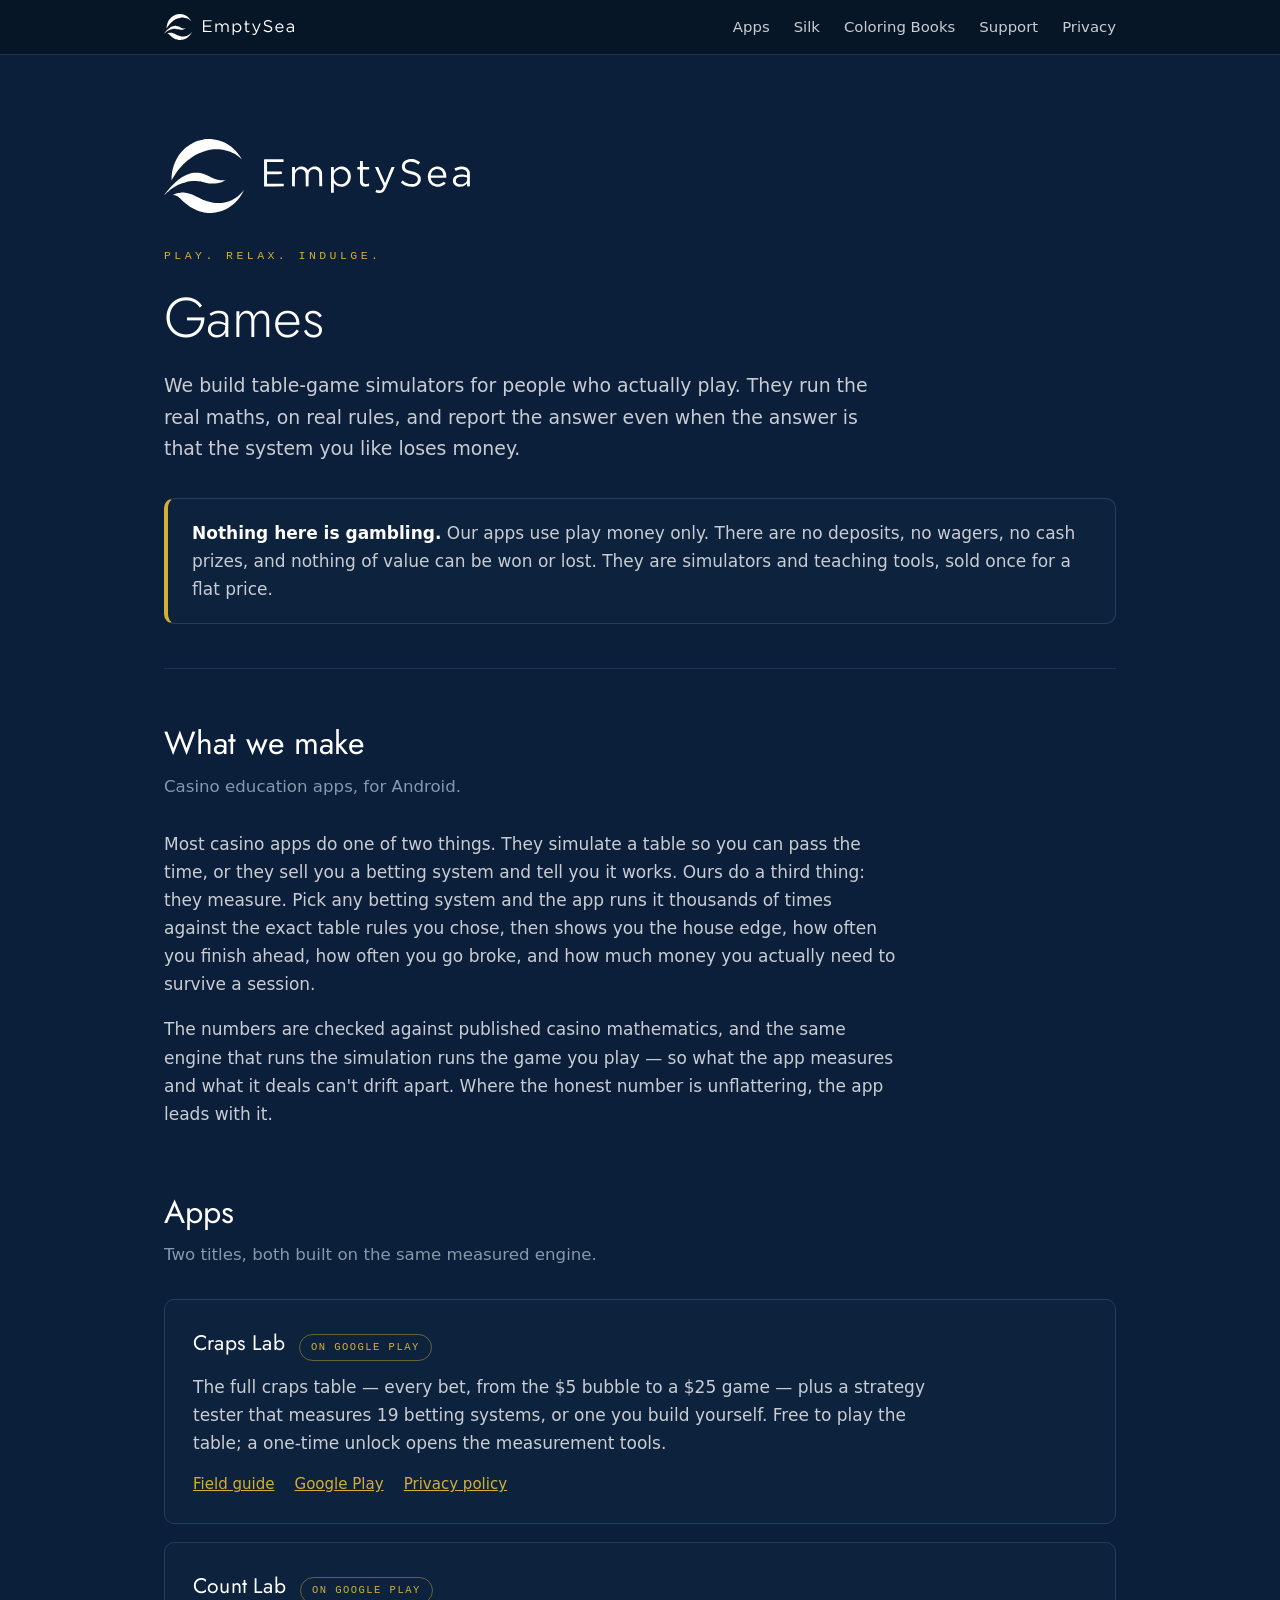
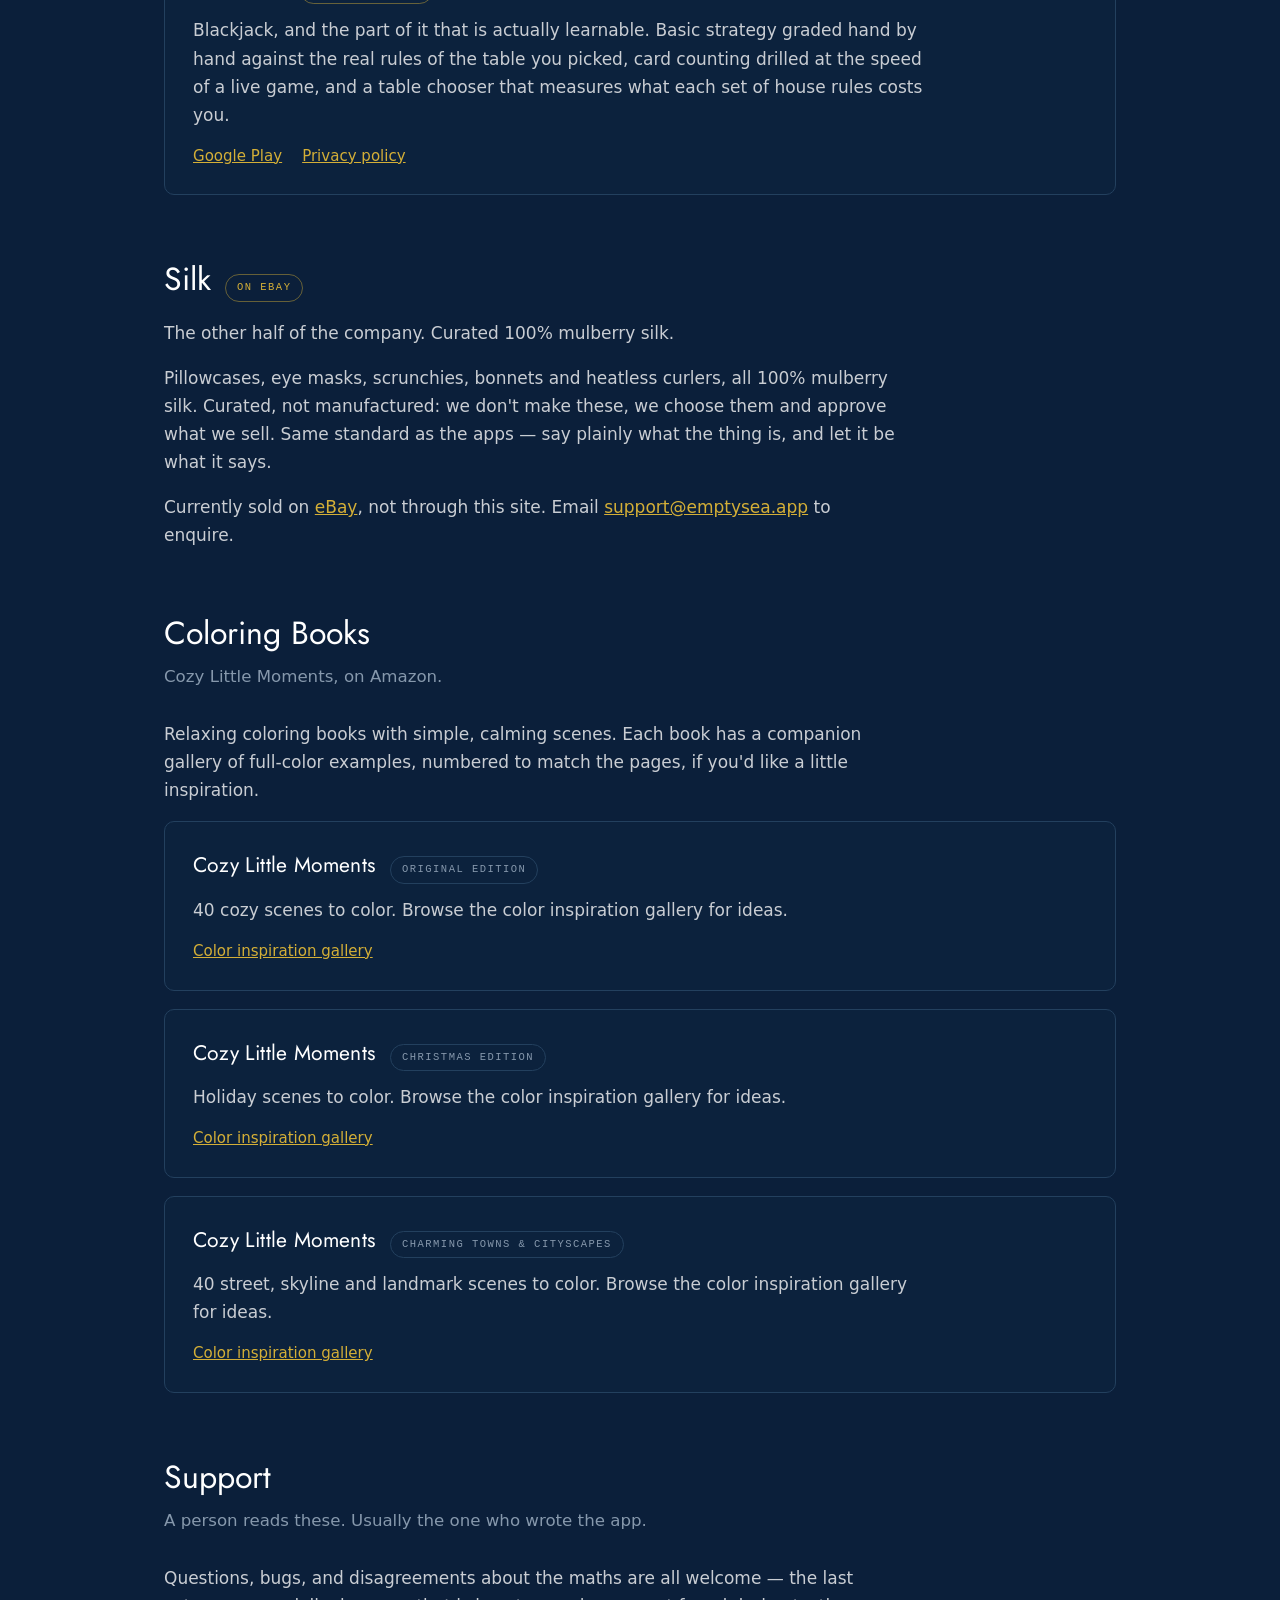
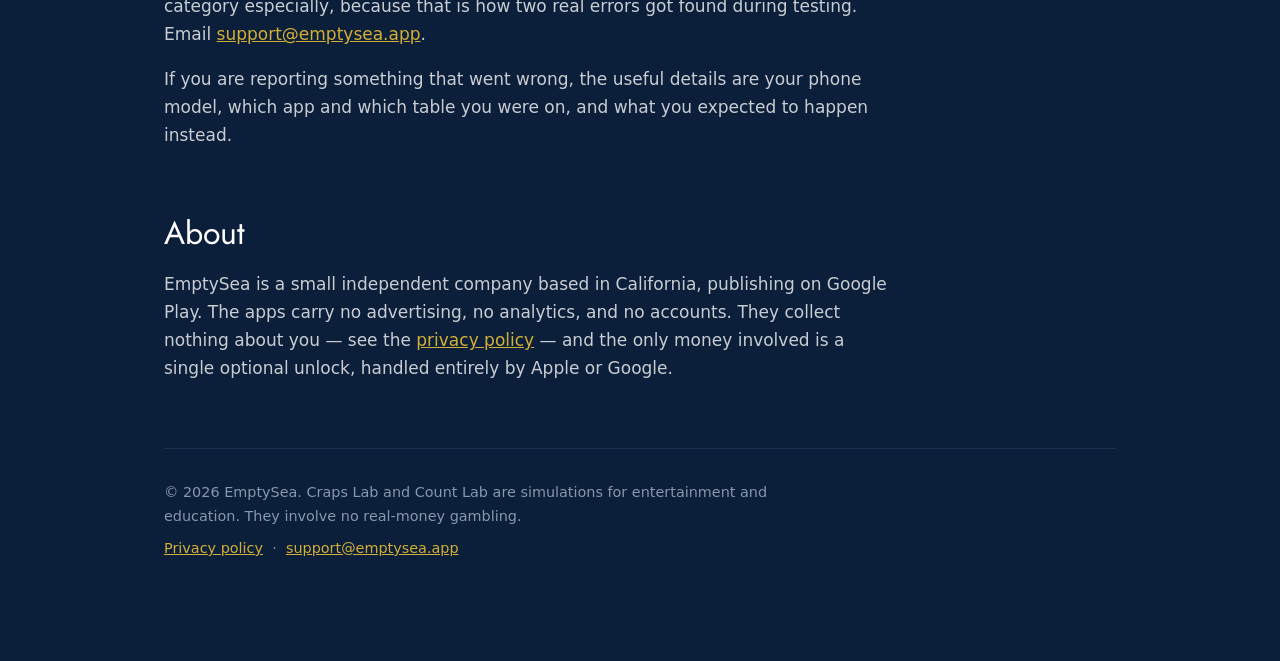
<file: index.html>
<!doctype html>
<html lang="en">
<head>
<meta charset="utf-8">
<meta name="viewport" content="width=device-width, initial-scale=1">
<meta name="description" content="EmptySea builds casino education apps for Android - simulators that measure what a betting system actually costs - and sells curated 100% mulberry silk pillowcases, eye masks, scrunchies, bonnets and heatless curlers.">
<meta name="color-scheme" content="dark">
<meta name="theme-color" content="#0B1F3A">
<meta property="og:title" content="EmptySea">
<meta property="og:description" content="Casino education apps that measure instead of promise. And curated 100% mulberry silk.">
<meta property="og:type" content="website">
<link rel="icon" href="/favicon.svg" type="image/svg+xml">
<link rel="preconnect" href="https://fonts.googleapis.com">
<link rel="preconnect" href="https://fonts.gstatic.com" crossorigin>
<link rel="stylesheet" href="https://fonts.googleapis.com/css2?family=Jost:wght@300;400;500&display=swap">
<link rel="stylesheet" href="/site.css">
<title>EmptySea</title>
</head>
<body>

<div class="sitebar">
  <div class="row">
    <a class="brand" href="/">
      <img class="mark" src="/assets/EmptySea_Mark_NoCircle_White.svg" alt="">
      <img class="word" src="/assets/EmptySea_Wordmark_White.svg" alt="EmptySea">
    </a>
    <nav>
      <a href="#apps">Apps</a>
      <a href="#silk">Silk</a>
      <a href="#books">Coloring Books</a>
      <a href="#support">Support</a>
      <a href="/privacy">Privacy</a>
    </nav>
  </div>
</div>

<div class="wrap">

  <header class="top">
    <div class="lockup">
      <img class="mark" src="/assets/EmptySea_Mark_NoCircle_White.svg" alt="">
      <img class="word" src="/assets/EmptySea_Wordmark_White.svg" alt="EmptySea">
    </div>
    <p class="tagline">Play. Relax. Indulge.</p>
    <h1>Games</h1>
    <p class="standfirst">
      We build table-game simulators for people who actually play. They run the
      real maths, on real rules, and report the answer even when the answer is
      that the system you like loses money.
    </p>

    <div class="notice">
      <p>
        <strong>Nothing here is gambling.</strong> Our apps use play money only.
        There are no deposits, no wagers, no cash prizes, and nothing of value
        can be won or lost. They are simulators and teaching tools, sold once
        for a flat price.
      </p>
    </div>
  </header>

  <section>
    <h2>What we make</h2>
    <p class="lede">Casino education apps, for Android.</p>
    <p>
      Most casino apps do one of two things. They simulate a table so you can
      pass the time, or they sell you a betting system and tell you it works.
      Ours do a third thing: they measure. Pick any betting system and the app
      runs it thousands of times against the exact table rules you chose, then
      shows you the house edge, how often you finish ahead, how often you go
      broke, and how much money you actually need to survive a session.
    </p>
    <p>
      The numbers are checked against published casino mathematics, and the same
      engine that runs the simulation runs the game you play — so what the app
      measures and what it deals can't drift apart. Where the honest number is
      unflattering, the app leads with it.
    </p>
  </section>

  <section id="apps">
    <h2>Apps</h2>
    <p class="lede">Two titles, both built on the same measured engine.</p>

    <div class="apps">

      <div class="app">
        <div class="head">
          <h3>Craps Lab</h3>
          <span class="status live">On Google Play</span>
        </div>
        <p>
          The full craps table — every bet, from the $5 bubble to a $25 game —
          plus a strategy tester that measures 19 betting systems, or one you
          build yourself. Free to play the table; a one-time unlock opens the
          measurement tools.
        </p>
        <div class="links">
          <a href="/craps-lab/">Field guide</a>
          <a href="https://play.google.com/store/apps/details?id=com.emptysea.craps">Google Play</a>
          <a href="/privacy">Privacy policy</a>
        </div>
      </div>

      <div class="app">
        <div class="head">
          <h3>Count Lab</h3>
          <span class="status live">On Google Play</span>
        </div>
        <p>
          Blackjack, and the part of it that is actually learnable. Basic
          strategy graded hand by hand against the real rules of the table you
          picked, card counting drilled at the speed of a live game, and a table
          chooser that measures what each set of house rules costs you.
        </p>
        <div class="links">
          <a href="https://play.google.com/store/apps/details?id=com.emptysea.countlab">Google Play</a>
          <a href="/privacy">Privacy policy</a>
        </div>
      </div>

    </div>
  </section>

  <section id="silk">
    <div class="head" style="display:flex;align-items:baseline;gap:14px;flex-wrap:wrap">
      <h2 style="margin:0">Silk</h2>
      <span class="status live">On eBay</span>
    </div>
    <p class="lede">The other half of the company. Curated 100% mulberry silk.</p>
    <p>
      Pillowcases, eye masks, scrunchies, bonnets and heatless curlers, all 100%
      mulberry silk. Curated, not manufactured: we don't make these, we choose
      them and approve what we sell. Same standard as the apps — say plainly what
      the thing is, and let it be what it says.
    </p>
    <p>
      Currently sold on <a href="https://www.ebay.com/itm/128147577028">eBay</a>, not through this site. Email
      <a href="mailto:support@emptysea.app">support@emptysea.app</a> to enquire.
    </p>
  </section>

  <section id="books">
    <h2>Coloring Books</h2>
    <p class="lede">Cozy Little Moments, on Amazon.</p>
    <p>
      Relaxing coloring books with simple, calming scenes. Each book has a
      companion gallery of full-color examples, numbered to match the pages, if
      you'd like a little inspiration.
    </p>

    <div class="apps">

      <div class="app">
        <div class="head">
          <h3>Cozy Little Moments</h3>
          <span class="status">Original Edition</span>
        </div>
        <p>40 cozy scenes to color. Browse the color inspiration gallery for ideas.</p>
        <div class="links">
          <a href="/cozy-little-moments/">Color inspiration gallery</a>
        </div>
      </div>

      <div class="app">
        <div class="head">
          <h3>Cozy Little Moments</h3>
          <span class="status">Christmas Edition</span>
        </div>
        <p>Holiday scenes to color. Browse the color inspiration gallery for ideas.</p>
        <div class="links">
          <a href="/cozy-little-moments/christmas/">Color inspiration gallery</a>
        </div>
      </div>

      <div class="app">
        <div class="head">
          <h3>Cozy Little Moments</h3>
          <span class="status">Charming Towns &amp; Cityscapes</span>
        </div>
        <p>40 street, skyline and landmark scenes to color. Browse the color inspiration gallery for ideas.</p>
        <div class="links">
          <a href="/cozy-little-moments/charming-towns-cityscapes/">Color inspiration gallery</a>
        </div>
      </div>

    </div>
  </section>

  <section id="support">
    <h2>Support</h2>
    <p class="lede">A person reads these. Usually the one who wrote the app.</p>
    <p>
      Questions, bugs, and disagreements about the maths are all welcome — the
      last category especially, because that is how two real errors got found
      during testing. Email
      <a href="mailto:support@emptysea.app">support@emptysea.app</a>.
    </p>
    <p>
      If you are reporting something that went wrong, the useful details are
      your phone model, which app and which table you were on, and what you
      expected to happen instead.
    </p>
  </section>

  <section>
    <h2>About</h2>
    <p>
      EmptySea is a small independent company based in California, publishing on
      Google Play. The apps carry no advertising, no analytics,
      and no accounts. They collect nothing about you — see the
      <a href="/privacy">privacy policy</a> — and the only money involved is a
      single optional unlock, handled entirely by Apple or Google.
    </p>
  </section>

  <footer class="foot">
    <p>
      &copy; 2026 EmptySea. Craps Lab and Count Lab are simulations for
      entertainment and education. They involve no real-money gambling.
    </p>
    <p>
      <a href="/privacy">Privacy policy</a> &nbsp;·&nbsp;
      <a href="mailto:support@emptysea.app">support@emptysea.app</a>
    </p>
  </footer>

</div>
</body>
</html>
</file>
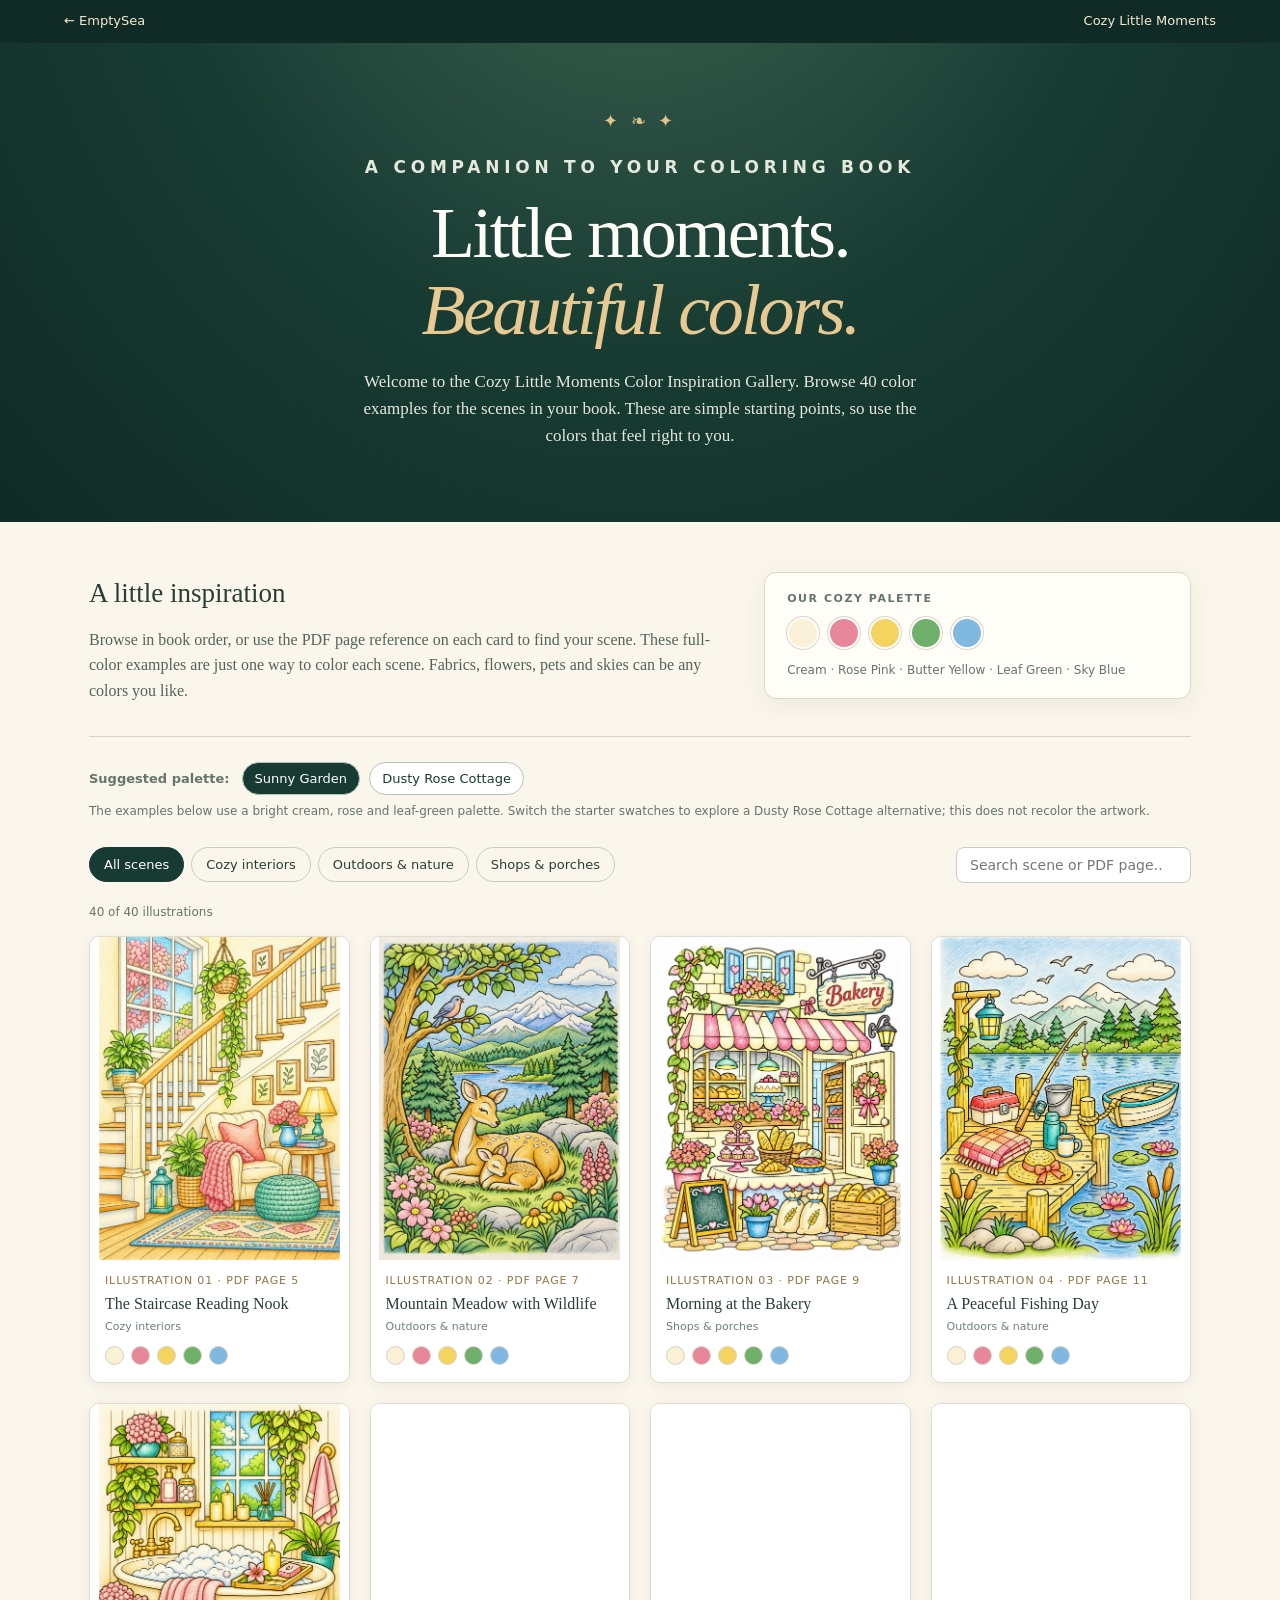
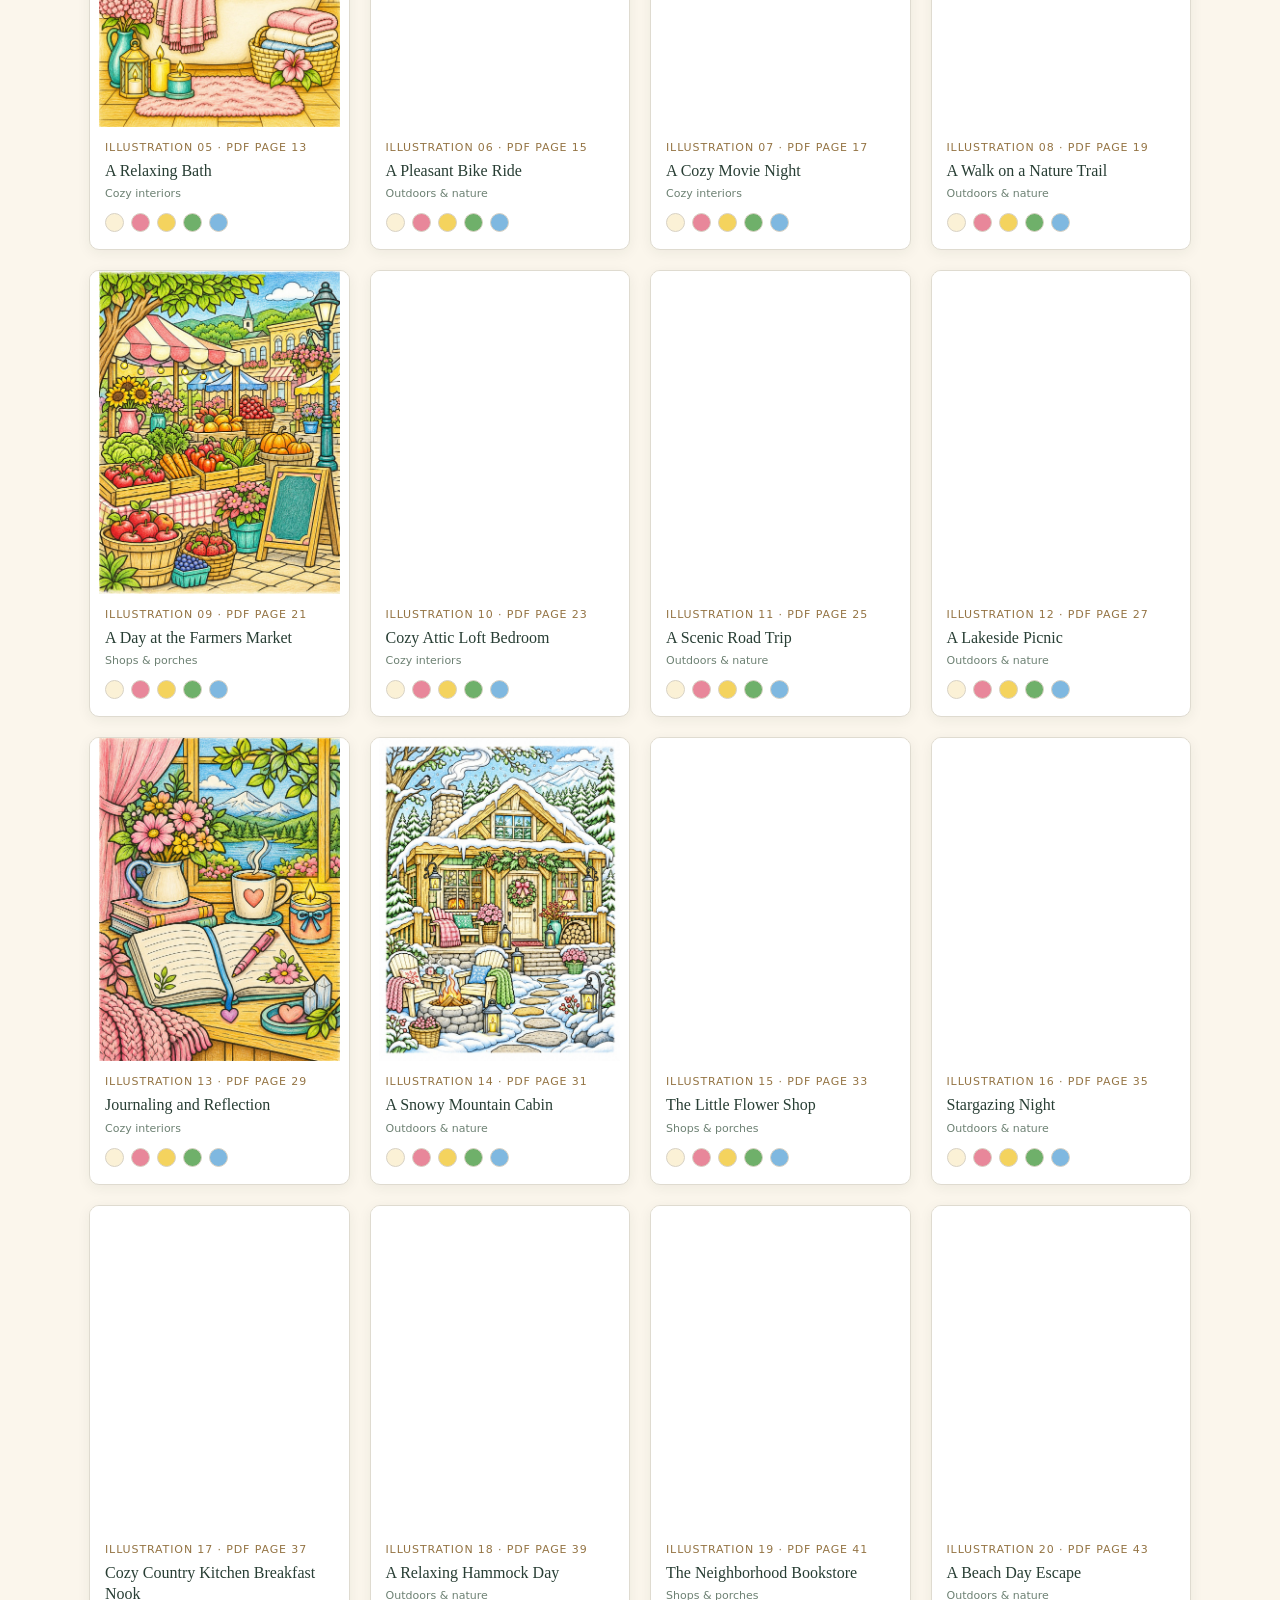
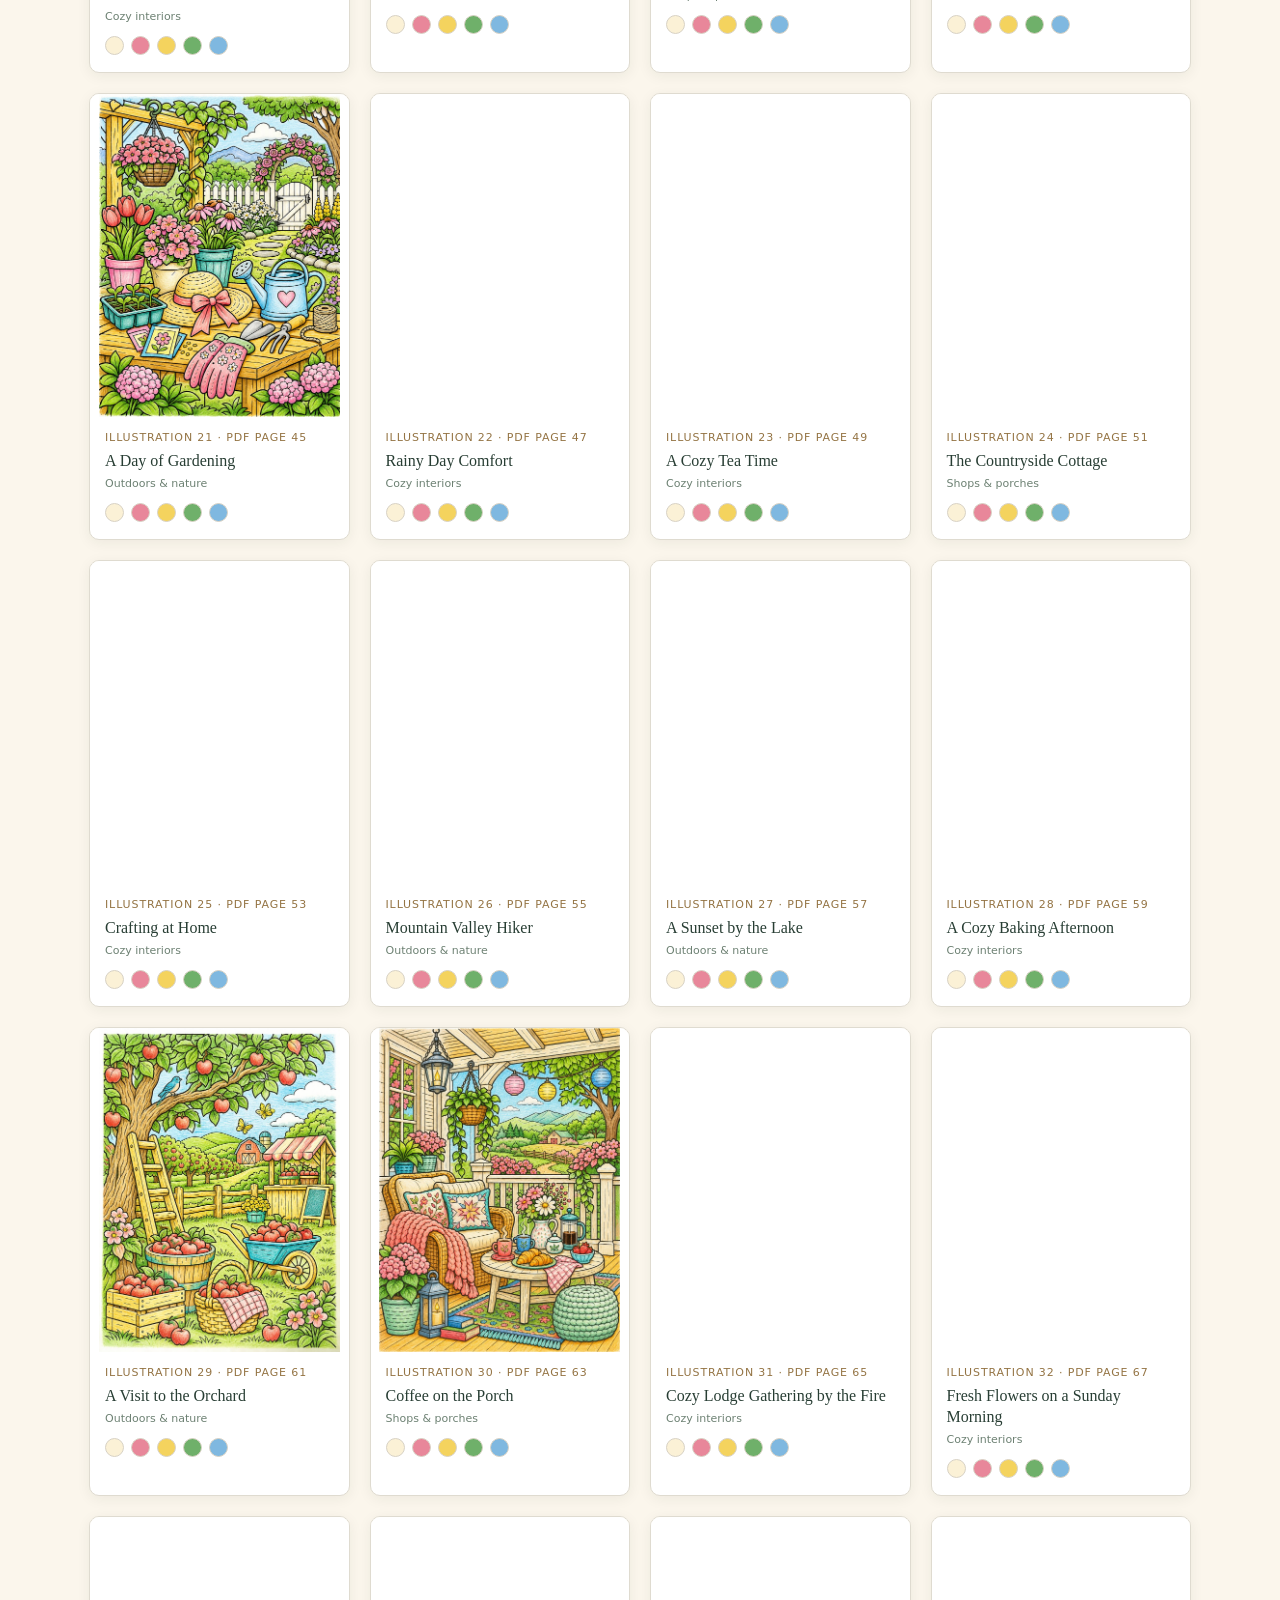
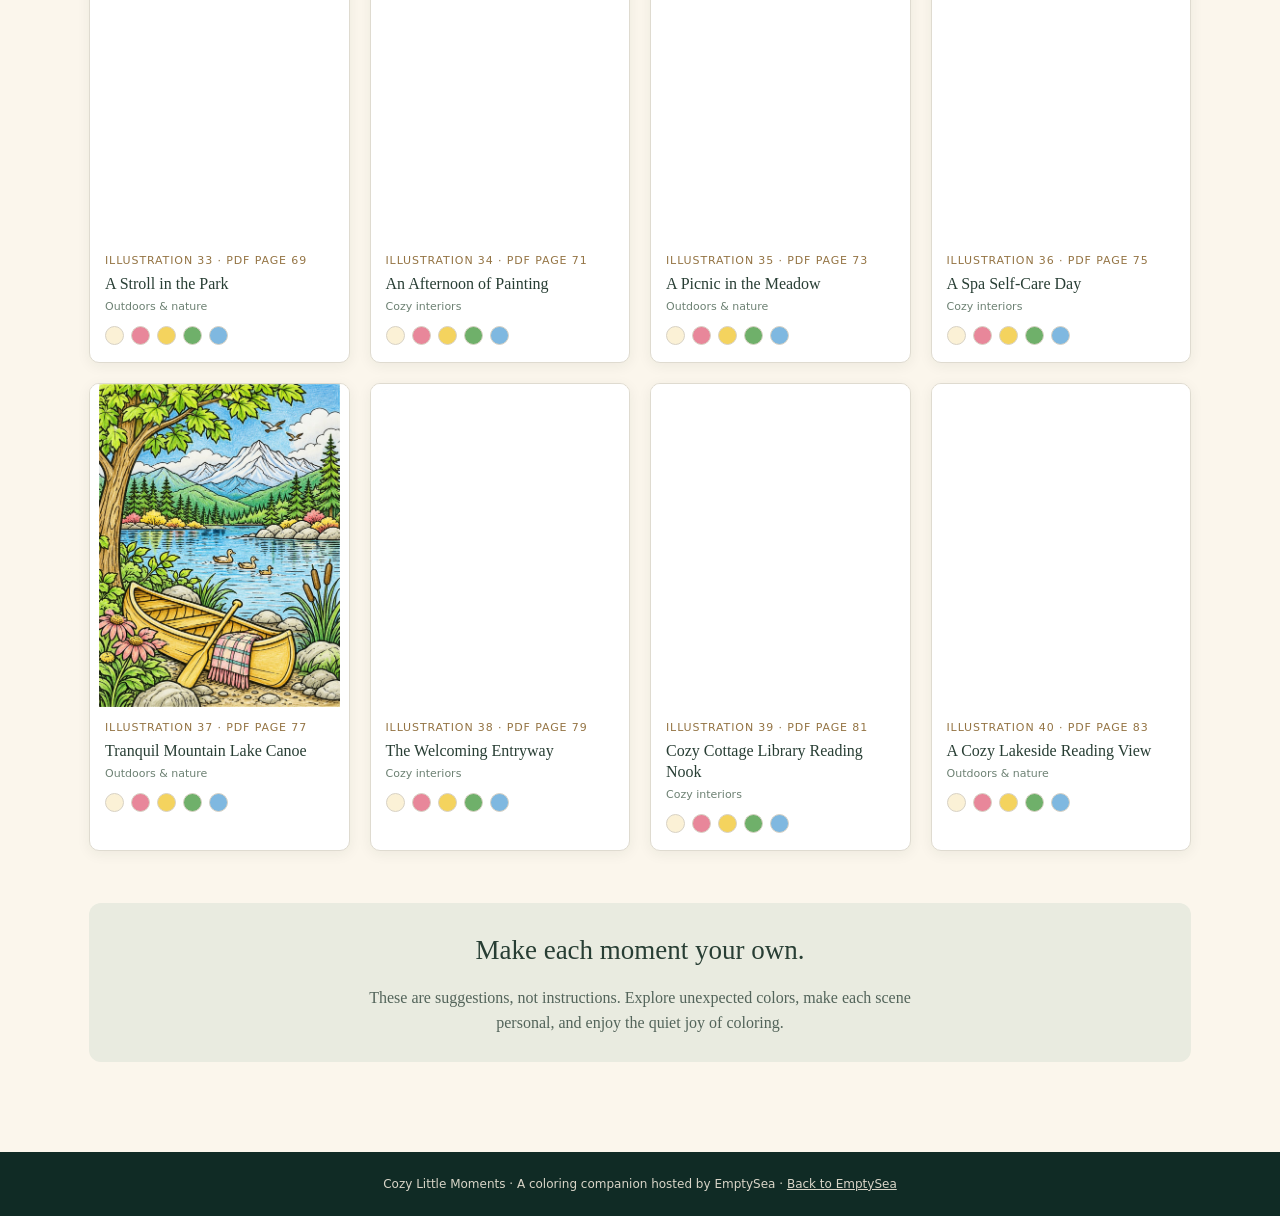
<file: cozy-little-moments/index.html>
<!doctype html>
<html lang="en">
<head>
<meta charset="utf-8"><meta name="viewport" content="width=device-width, initial-scale=1">
<meta name="description" content="A companion color-inspiration gallery for Cozy Little Moments, a relaxing coloring book for adults.">
<meta name="theme-color" content="#183a30"><title>Color Inspiration | Cozy Little Moments</title>
<link rel="icon" href="/favicon.svg" type="image/svg+xml">
<style>
:root{--pine:#173b32;--pine-dark:#102b25;--cream:#fbf6ec;--ivory:#fffdf7;--wine:#863f42;--gold:#ae854a;--ink:#283e34;--muted:#64756c}
*{box-sizing:border-box}body{margin:0;background:var(--cream);color:var(--ink);font:16px/1.6 Georgia,"Times New Roman",serif}
a{color:inherit}button,input{font:inherit}button{cursor:pointer}
.topbar{background:var(--pine-dark);color:#f6ead3;padding:13px clamp(20px,5vw,72px);display:flex;justify-content:space-between;align-items:center;gap:16px;font:13px/1.3 system-ui,sans-serif}
.topbar a{text-decoration:none}.topbar a:hover{text-decoration:underline}
.hero{background:radial-gradient(ellipse at 50% -50%,#426855 0%,var(--pine) 55%,var(--pine-dark) 100%);color:var(--ivory);text-align:center;padding:64px 22px 72px}
.ornament{color:#dfc38e;letter-spacing:.22em;font-size:18px}.eyebrow{font:600 11px/1.4 system-ui,sans-serif;text-transform:uppercase;letter-spacing:.28em;color:#ebc990}
h1{font-size:clamp(36px,7vw,72px);line-height:1.06;letter-spacing:-.035em;font-weight:400;margin:16px auto;max-width:740px}
.hero p{max-width:590px;margin:20px auto 0;color:#e5e9dc;font-size:17px}.hero em{color:#e9c992}
main{max-width:1150px;margin:auto;padding:50px 24px 90px}
.intro{display:grid;grid-template-columns:1.5fr 1fr;gap:35px;align-items:start;border-bottom:1px solid #d8d3c5;padding-bottom:32px}
h2{font-size:27px;font-weight:400;margin:0 0 12px}.intro p{margin:0;color:#53645a}
.palette{background:#fffdf8;border:1px solid #ded7c7;border-radius:12px;padding:19px 22px;box-shadow:0 6px 24px #332b1610}.palette-label{font:600 11px system-ui,sans-serif;letter-spacing:.14em;text-transform:uppercase;color:var(--muted);margin:0 0 12px}
.swatches{display:flex;gap:9px}.swatch{height:32px;width:32px;border-radius:50%;border:2px solid #fff;box-shadow:0 0 0 1px #ddd4c5}.palette small{display:block;color:var(--muted);font:12px/1.5 system-ui,sans-serif;margin-top:12px}
.palette-switch{padding-top:25px;font:13px system-ui,sans-serif;color:var(--muted)}.palette-switch strong{margin-right:8px}.palette-switch button{padding:8px 12px;margin-right:5px;border:1px solid #b6c2b9;border-radius:20px;background:white;color:var(--pine)}.palette-switch button[aria-pressed="true"]{background:var(--pine);color:white}.palette-switch p{font-size:12px;margin:9px 0 0}.mini-colors{display:flex;gap:7px;margin-top:13px}.mini-colors i{width:19px;height:19px;border-radius:50%;display:inline-block;border:1px solid #d8d2c5}.controls{display:flex;flex-wrap:wrap;justify-content:space-between;gap:12px;align-items:center;padding:29px 0 22px}.filters{display:flex;gap:7px;flex-wrap:wrap}.filters button{font:13px system-ui,sans-serif;padding:9px 14px;border:1px solid #c8cdbf;border-radius:25px;background:transparent;color:var(--ink)}.filters button[aria-pressed=true]{background:var(--pine);color:white;border-color:var(--pine)}input{border:1px solid #c8cdbf;padding:9px 13px;border-radius:8px;max-width:100%;width:235px;background:white;font:14px system-ui,sans-serif}
.grid{display:grid;grid-template-columns:repeat(4,minmax(0,1fr));gap:20px}.tile{border:1px solid #dfdbd0;background:white;border-radius:10px;overflow:hidden;box-shadow:0 3px 14px #202e2310}.art{aspect-ratio:4/5;background:linear-gradient(150deg,#f7f2e7,#eee7d8);display:flex;align-items:center;justify-content:center;text-align:center;padding:22px;position:relative}.art:before{content:"✦";position:absolute;top:17%;font-size:54px;color:#d9c6a7;opacity:.65}.art span{position:relative;background:#faf7f0d9;border:1px solid #e0d6c5;border-radius:7px;padding:8px 12px;font:12px system-ui,sans-serif;color:#806e55}.art img{width:100%;height:100%;object-fit:contain;position:absolute;inset:0;background:#fff}.details{padding:14px 15px 17px}.number{font:11px system-ui,sans-serif;color:#947444;letter-spacing:.08em;text-transform:uppercase}.details h3{font-size:16px;font-weight:400;line-height:1.32;margin:6px 0}.category{font:11px system-ui,sans-serif;color:#6d8173}.count{font:12px system-ui,sans-serif;color:var(--muted);margin:0 0 17px}.empty{padding:30px;text-align:center;color:var(--muted)}.callout{margin-top:52px;padding:26px;background:#e9ebe0;border-radius:12px;text-align:center}.callout p{margin:8px auto 0;max-width:550px;color:#53645a}footer{text-align:center;background:var(--pine-dark);color:#d9d5c8;padding:25px 16px;font:12px system-ui,sans-serif}
@media(max-width:850px){.grid{grid-template-columns:repeat(3,minmax(0,1fr))}.intro{grid-template-columns:1fr}}@media(max-width:600px){.grid{grid-template-columns:repeat(2,minmax(0,1fr));gap:12px}.details{padding:11px}.hero{padding:46px 20px 55px}.topbar{font-size:12px}}
@media(prefers-reduced-motion:no-preference){.tile{transition:transform .2s}.tile:hover{transform:translateY(-3px)}}
</style>
</head>
<body>
<header class="topbar"><a href="/">← EmptySea</a><span>Cozy Little Moments</span></header>
<section class="hero"><div class="ornament" aria-hidden="true">✦ ❧ ✦</div><p class="eyebrow">A companion to your coloring book</p><h1>Little moments.<br><em>Beautiful colors.</em></h1><p>Welcome to the Cozy Little Moments Color Inspiration Gallery. Browse 40 color examples for the scenes in your book. These are simple starting points, so use the colors that feel right to you.</p></section>
<main><div class="intro"><div><h2>A little inspiration</h2><p>Browse in book order, or use the PDF page reference on each card to find your scene. These full-color examples are just one way to color each scene. Fabrics, flowers, pets and skies can be any colors you like.</p></div><aside class="palette"><div class="palette-label">Our cozy palette</div><div class="swatches" aria-label="Cream, rose pink, butter yellow, leaf green, sky blue"><span class="swatch" style="background:#fbf1d6"></span><span class="swatch" style="background:#e8879a"></span><span class="swatch" style="background:#f4d35e"></span><span class="swatch" style="background:#6fb06a"></span><span class="swatch" style="background:#7fb8e0"></span></div><small>Cream · Rose Pink · Butter Yellow · Leaf Green · Sky Blue</small></aside></div>
<div class="palette-switch"><strong>Suggested palette:</strong> <button type="button" data-palette="traditional" aria-pressed="true">Sunny Garden</button> <button type="button" data-palette="winter" aria-pressed="false">Dusty Rose Cottage</button><p>The examples below use a bright cream, rose and leaf-green palette. Switch the starter swatches to explore a Dusty Rose Cottage alternative; this does not recolor the artwork.</p></div><div class="controls"><div class="filters" id="filters" aria-label="Filter gallery"><button type="button" data-filter="All" aria-pressed="true">All scenes</button><button type="button" data-filter="Cozy interiors" aria-pressed="false">Cozy interiors</button><button type="button" data-filter="Outdoors & nature" aria-pressed="false">Outdoors &amp; nature</button><button type="button" data-filter="Shops & porches" aria-pressed="false">Shops &amp; porches</button></div><label><span style="position:absolute;left:-9999px">Search scene names</span><input id="search" type="search" placeholder="Search scene or PDF page…" autocomplete="off"></label></div>
<p id="count" class="count" aria-live="polite"></p><div id="grid" class="grid"></div>
<section class="callout"><h2>Make each moment your own.</h2><p>These are suggestions, not instructions. Explore unexpected colors, make each scene personal, and enjoy the quiet joy of coloring.</p></section>
</main><footer>Cozy Little Moments · A coloring companion hosted by EmptySea · <a href="/">Back to EmptySea</a></footer>
<script>
const scenes=[{"page":1,"pdfPage":5,"title":"The Staircase Reading Nook","category":"Cozy interiors","image":"assets/color-01.jpg"},{"page":2,"pdfPage":7,"title":"Mountain Meadow with Wildlife","category":"Outdoors & nature","image":"assets/color-02.jpg"},{"page":3,"pdfPage":9,"title":"Morning at the Bakery","category":"Shops & porches","image":"assets/color-03.jpg"},{"page":4,"pdfPage":11,"title":"A Peaceful Fishing Day","category":"Outdoors & nature","image":"assets/color-04.jpg"},{"page":5,"pdfPage":13,"title":"A Relaxing Bath","category":"Cozy interiors","image":"assets/color-05.jpg"},{"page":6,"pdfPage":15,"title":"A Pleasant Bike Ride","category":"Outdoors & nature","image":"assets/color-06.jpg"},{"page":7,"pdfPage":17,"title":"A Cozy Movie Night","category":"Cozy interiors","image":"assets/color-07.jpg"},{"page":8,"pdfPage":19,"title":"A Walk on a Nature Trail","category":"Outdoors & nature","image":"assets/color-08.jpg"},{"page":9,"pdfPage":21,"title":"A Day at the Farmers Market","category":"Shops & porches","image":"assets/color-09.jpg"},{"page":10,"pdfPage":23,"title":"Cozy Attic Loft Bedroom","category":"Cozy interiors","image":"assets/color-10.jpg"},{"page":11,"pdfPage":25,"title":"A Scenic Road Trip","category":"Outdoors & nature","image":"assets/color-11.jpg"},{"page":12,"pdfPage":27,"title":"A Lakeside Picnic","category":"Outdoors & nature","image":"assets/color-12.jpg"},{"page":13,"pdfPage":29,"title":"Journaling and Reflection","category":"Cozy interiors","image":"assets/color-13.jpg"},{"page":14,"pdfPage":31,"title":"A Snowy Mountain Cabin","category":"Outdoors & nature","image":"assets/color-14.jpg"},{"page":15,"pdfPage":33,"title":"The Little Flower Shop","category":"Shops & porches","image":"assets/color-15.jpg"},{"page":16,"pdfPage":35,"title":"Stargazing Night","category":"Outdoors & nature","image":"assets/color-16.jpg"},{"page":17,"pdfPage":37,"title":"Cozy Country Kitchen Breakfast Nook","category":"Cozy interiors","image":"assets/color-17.jpg"},{"page":18,"pdfPage":39,"title":"A Relaxing Hammock Day","category":"Outdoors & nature","image":"assets/color-18.jpg"},{"page":19,"pdfPage":41,"title":"The Neighborhood Bookstore","category":"Shops & porches","image":"assets/color-19.jpg"},{"page":20,"pdfPage":43,"title":"A Beach Day Escape","category":"Outdoors & nature","image":"assets/color-20.jpg"},{"page":21,"pdfPage":45,"title":"A Day of Gardening","category":"Outdoors & nature","image":"assets/color-21.jpg"},{"page":22,"pdfPage":47,"title":"Rainy Day Comfort","category":"Cozy interiors","image":"assets/color-22.jpg"},{"page":23,"pdfPage":49,"title":"A Cozy Tea Time","category":"Cozy interiors","image":"assets/color-23.jpg"},{"page":24,"pdfPage":51,"title":"The Countryside Cottage","category":"Shops & porches","image":"assets/color-24.jpg"},{"page":25,"pdfPage":53,"title":"Crafting at Home","category":"Cozy interiors","image":"assets/color-25.jpg"},{"page":26,"pdfPage":55,"title":"Mountain Valley Hiker","category":"Outdoors & nature","image":"assets/color-26.jpg"},{"page":27,"pdfPage":57,"title":"A Sunset by the Lake","category":"Outdoors & nature","image":"assets/color-27.jpg"},{"page":28,"pdfPage":59,"title":"A Cozy Baking Afternoon","category":"Cozy interiors","image":"assets/color-28.jpg"},{"page":29,"pdfPage":61,"title":"A Visit to the Orchard","category":"Outdoors & nature","image":"assets/color-29.jpg"},{"page":30,"pdfPage":63,"title":"Coffee on the Porch","category":"Shops & porches","image":"assets/color-30.jpg"},{"page":31,"pdfPage":65,"title":"Cozy Lodge Gathering by the Fire","category":"Cozy interiors","image":"assets/color-31.jpg"},{"page":32,"pdfPage":67,"title":"Fresh Flowers on a Sunday Morning","category":"Cozy interiors","image":"assets/color-32.jpg"},{"page":33,"pdfPage":69,"title":"A Stroll in the Park","category":"Outdoors & nature","image":"assets/color-33.jpg"},{"page":34,"pdfPage":71,"title":"An Afternoon of Painting","category":"Cozy interiors","image":"assets/color-34.jpg"},{"page":35,"pdfPage":73,"title":"A Picnic in the Meadow","category":"Outdoors & nature","image":"assets/color-35.jpg"},{"page":36,"pdfPage":75,"title":"A Spa Self-Care Day","category":"Cozy interiors","image":"assets/color-36.jpg"},{"page":37,"pdfPage":77,"title":"Tranquil Mountain Lake Canoe","category":"Outdoors & nature","image":"assets/color-37.jpg"},{"page":38,"pdfPage":79,"title":"The Welcoming Entryway","category":"Cozy interiors","image":"assets/color-38.jpg"},{"page":39,"pdfPage":81,"title":"Cozy Cottage Library Reading Nook","category":"Cozy interiors","image":"assets/color-39.jpg"},{"page":40,"pdfPage":83,"title":"A Cozy Lakeside Reading View","category":"Outdoors & nature","image":"assets/color-40.jpg"}];
let filter="All";let search="";let palette="traditional";const palettes={traditional:["#fbf1d6","#e8879a","#f4d35e","#6fb06a","#7fb8e0"],winter:["#c68a8a","#e8c4c0","#f5e8cc","#a8b89c","#7e9bb0"]};
const grid=document.getElementById("grid"),count=document.getElementById("count");
function render(){const shown=scenes.filter(s=>(filter==="All"||s.category===filter)&&(s.title+" "+String(s.page).padStart(2,"0")+" pdf "+s.pdfPage).toLowerCase().includes(search));grid.replaceChildren();const frag=document.createDocumentFragment();for(const s of shown){const card=document.createElement("article");card.className="tile";const art=document.createElement("div");art.className="art";if(s.image){const img=document.createElement("img");img.src=s.image;img.alt="Color example for "+s.title;img.loading="lazy";img.decoding="async";const link=document.createElement("a");link.href=s.image;link.target="_blank";link.rel="noopener";link.style.cssText="position:absolute;inset:0";link.setAttribute("aria-label","View larger: "+s.title);link.append(img);art.append(link)}else{const span=document.createElement("span");span.textContent="Color example coming soon";art.append(span)}const details=document.createElement("div");details.className="details";const num=document.createElement("div");num.className="number";num.textContent="Illustration "+String(s.page).padStart(2,"0")+" · PDF page "+s.pdfPage;const title=document.createElement("h3");title.textContent=s.title;const cat=document.createElement("div");cat.className="category";cat.textContent=s.category;const colors=document.createElement("div");colors.className="mini-colors";colors.setAttribute("aria-label",palette==="traditional"?"Sunny Garden suggested colors":"Dusty Rose Cottage suggested colors");for(const color of palettes[palette]){const dot=document.createElement("i");dot.style.background=color;colors.append(dot)}details.append(num,title,cat,colors);card.append(art,details);frag.append(card)}grid.append(frag);count.textContent=shown.length+" of 40 illustrations";if(!shown.length){const p=document.createElement("p");p.className="empty";p.textContent="No scenes match that search.";grid.append(p)}}
document.getElementById("filters").addEventListener("click",e=>{if(e.target.matches("button[data-filter]")){filter=e.target.dataset.filter;for(const b of document.querySelectorAll("[data-filter]"))b.setAttribute("aria-pressed",String(b===e.target));render()}});
document.querySelector(".palette-switch").addEventListener("click",e=>{if(e.target.matches("button[data-palette]")){palette=e.target.dataset.palette;for(const b of document.querySelectorAll("[data-palette]"))b.setAttribute("aria-pressed",String(b===e.target));render()}});
document.getElementById("search").addEventListener("input",e=>{search=e.target.value.toLowerCase().trim();render()});render();
</script>
</body></html>
</file>
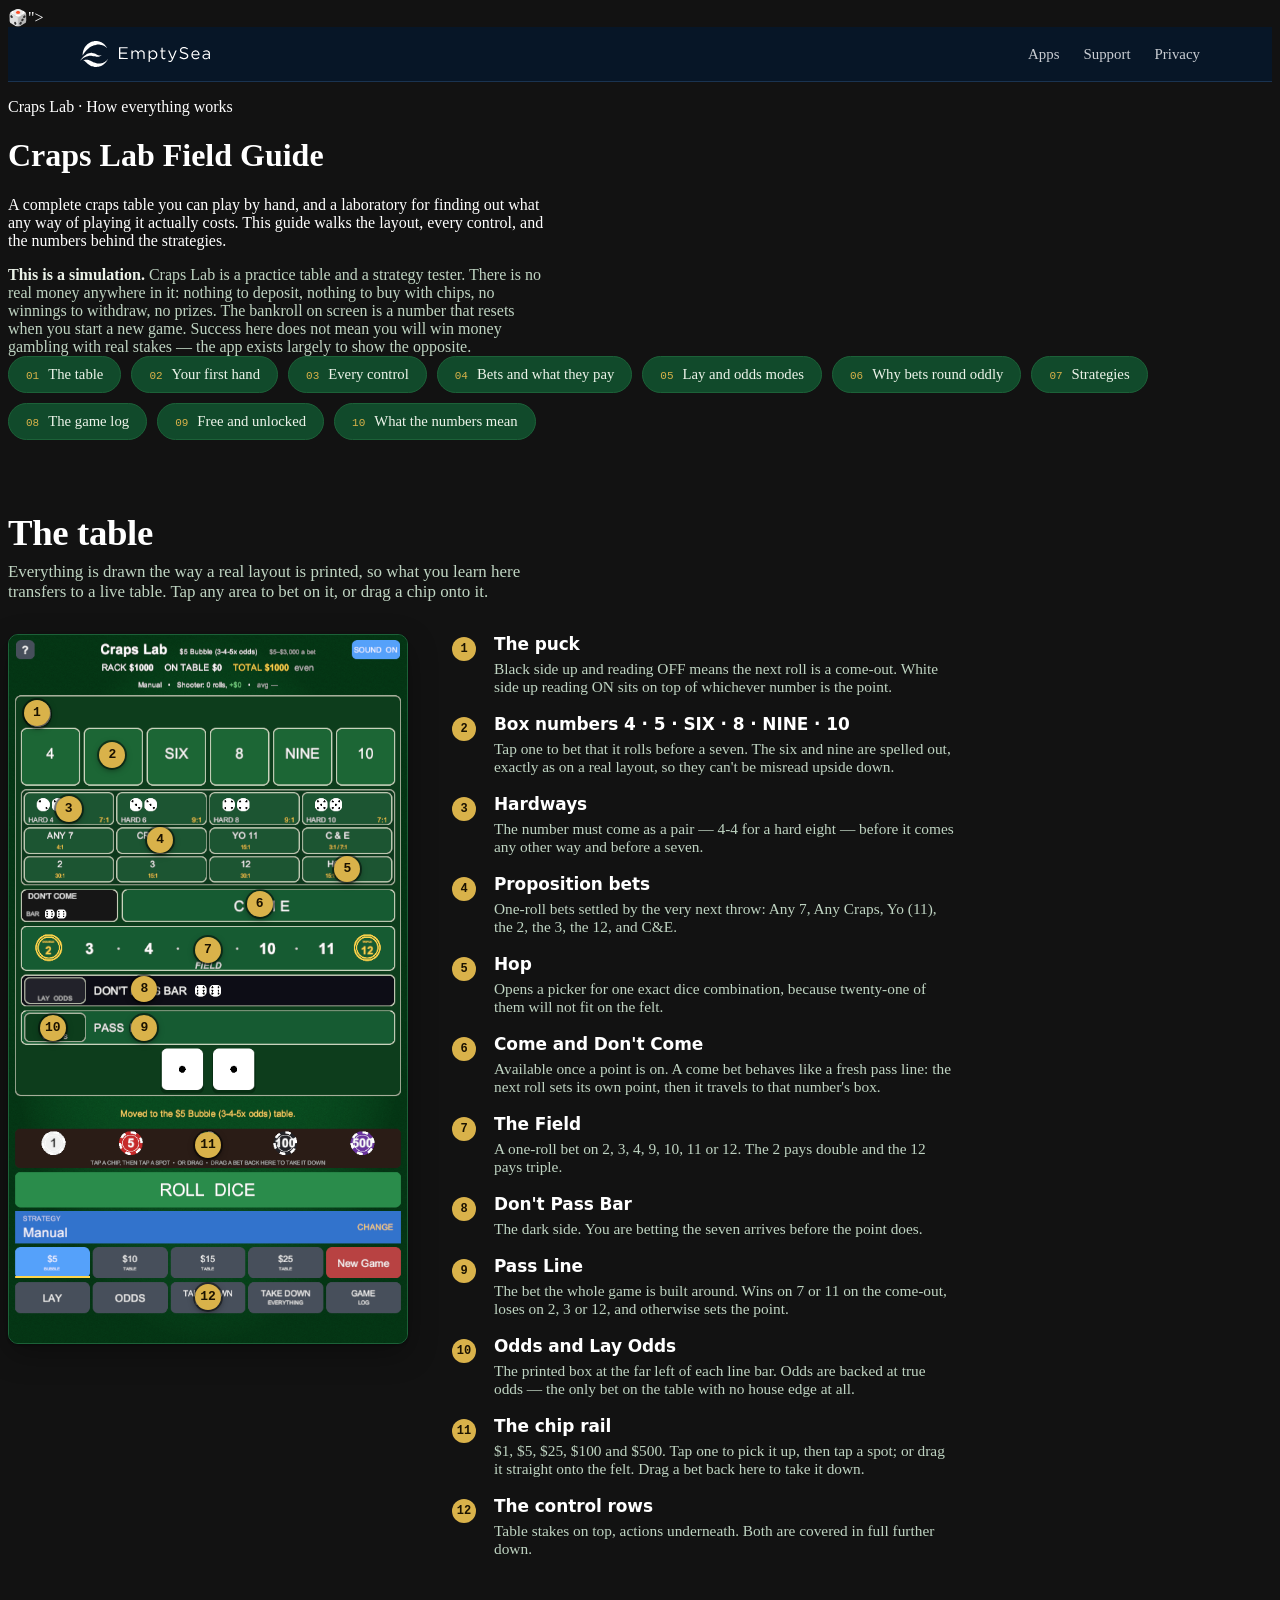
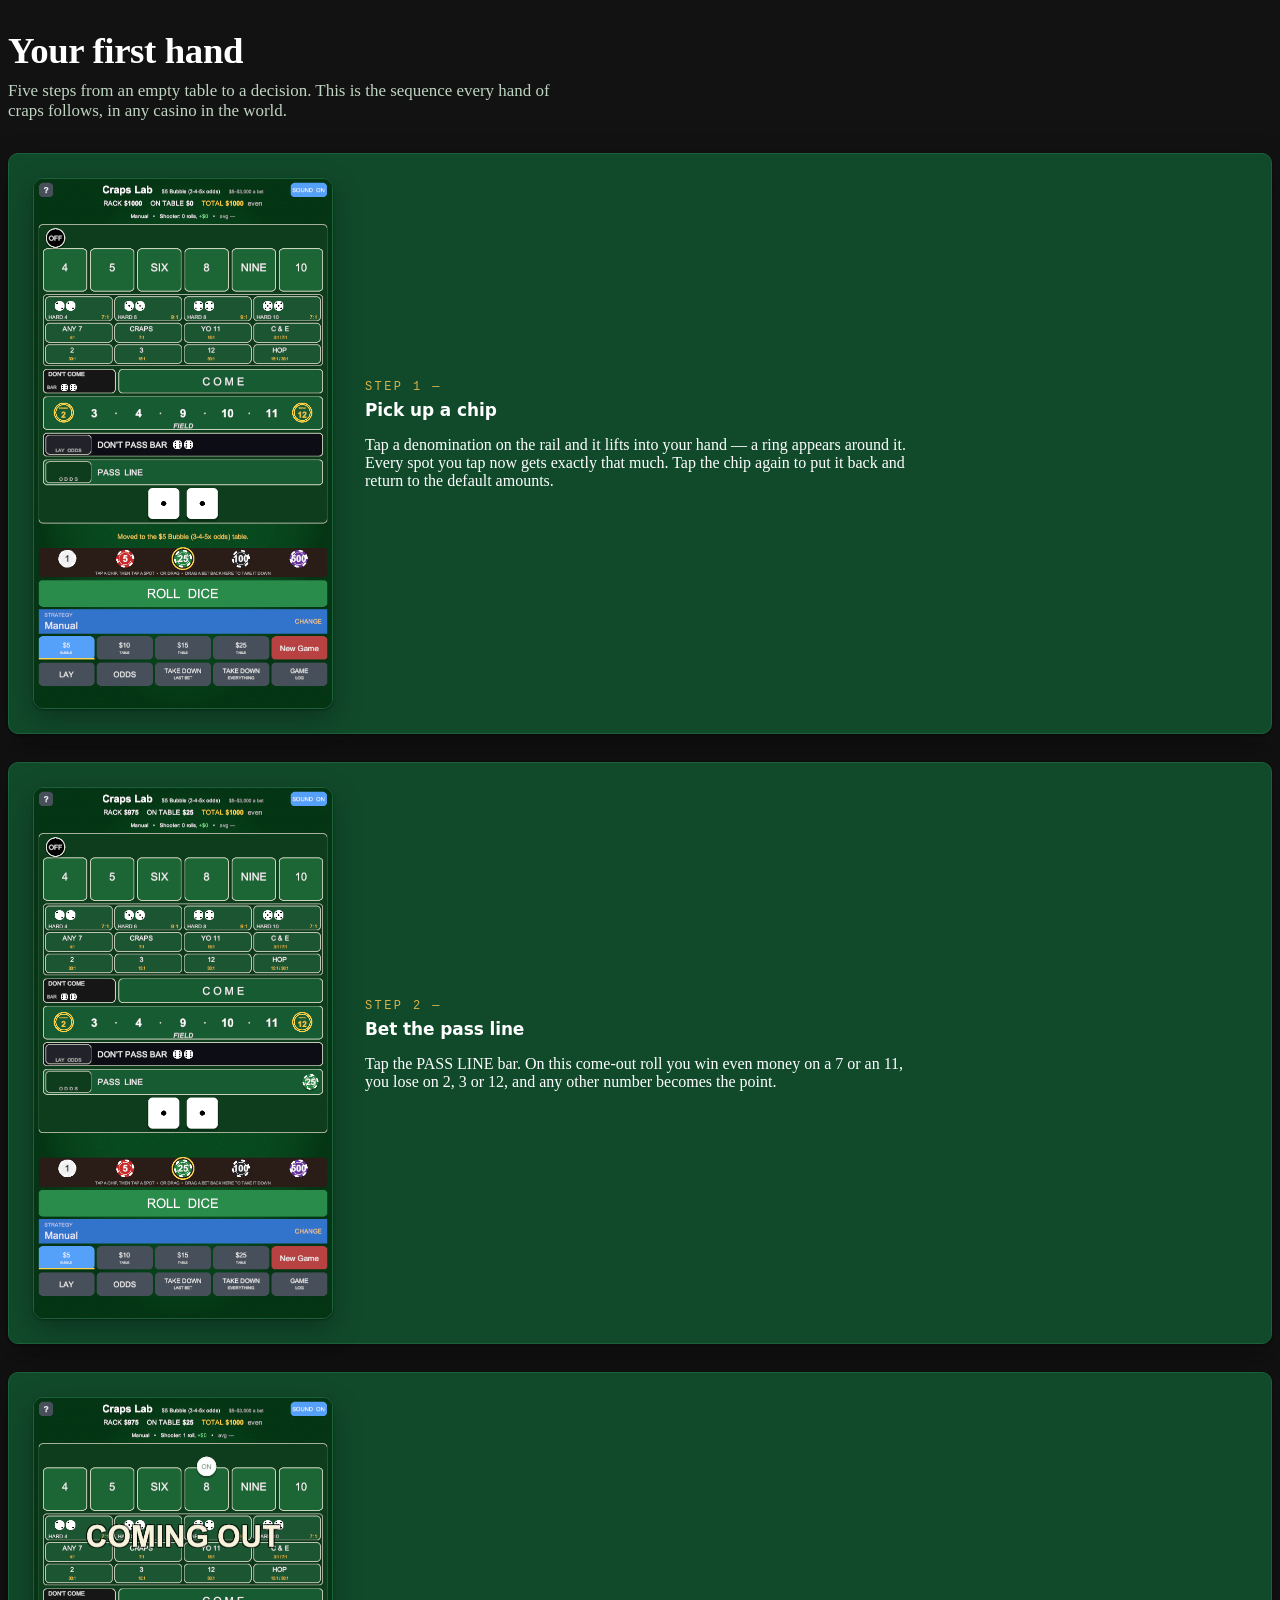
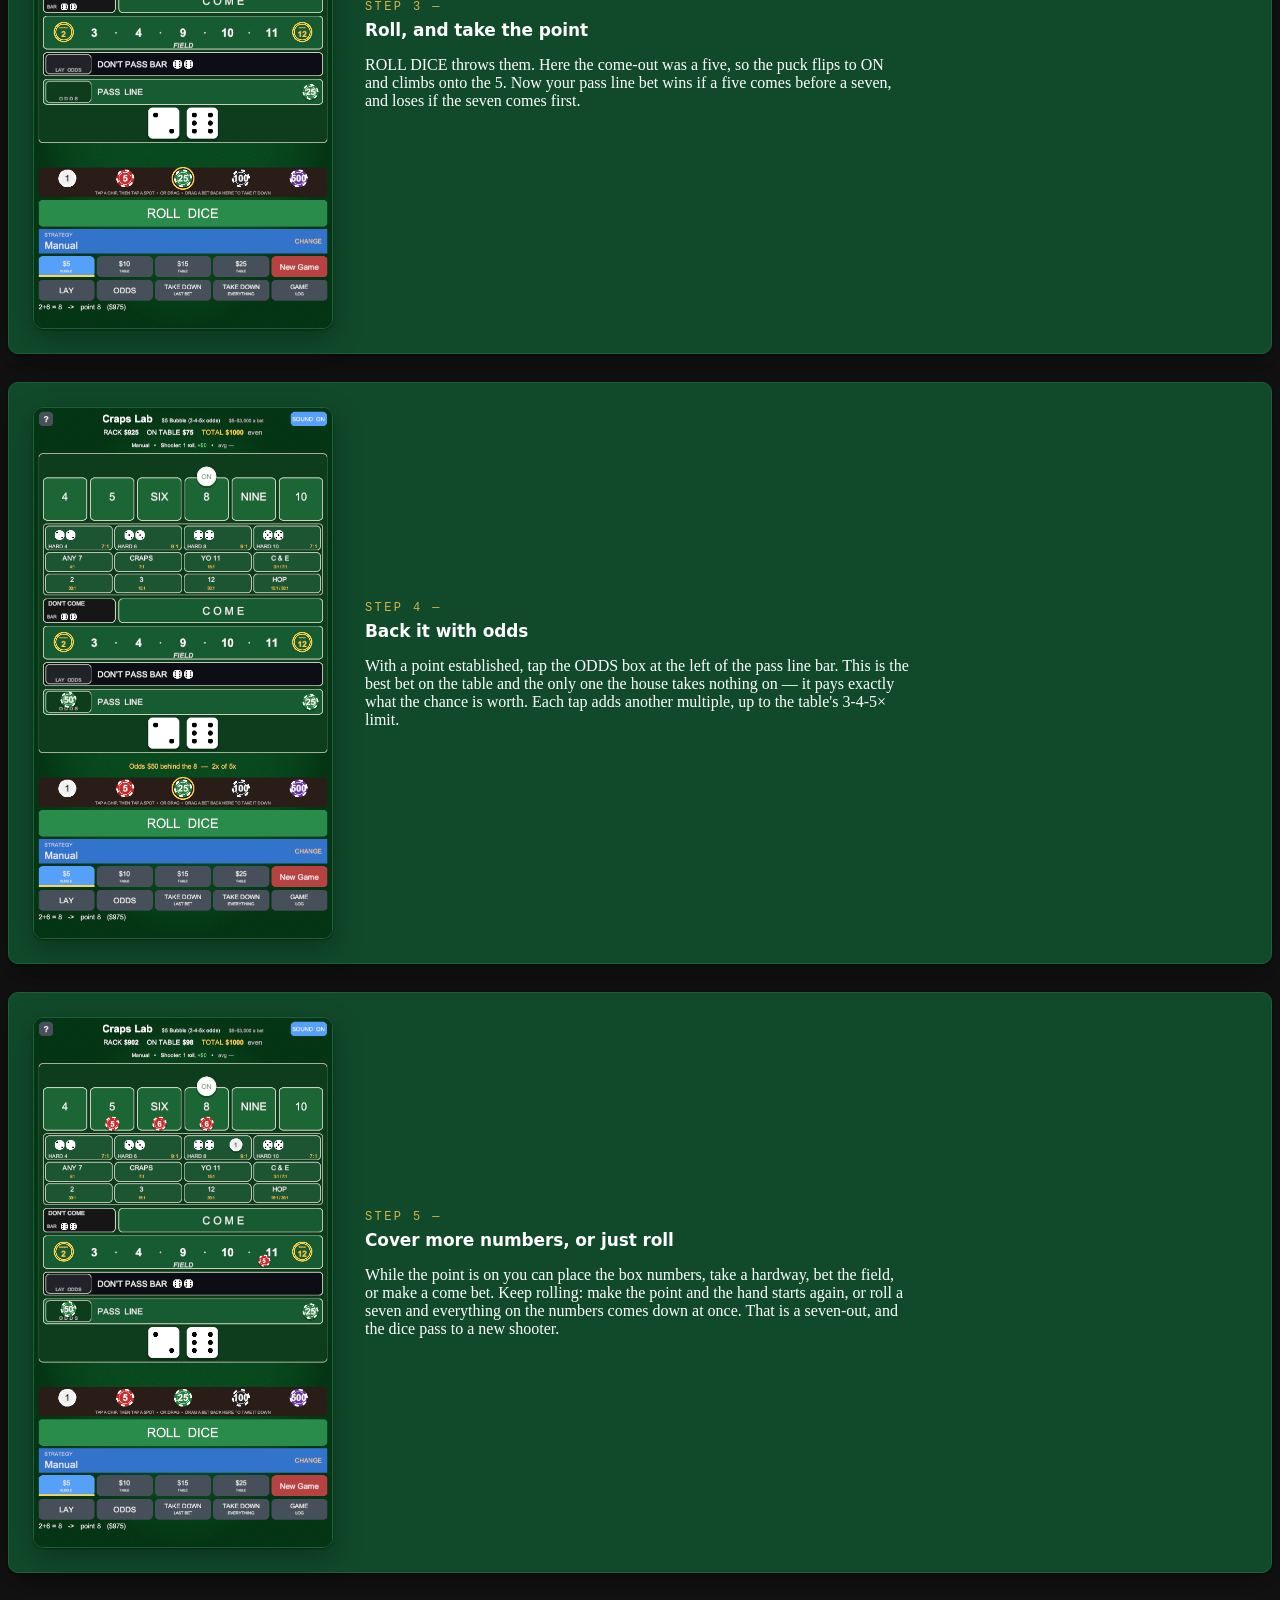
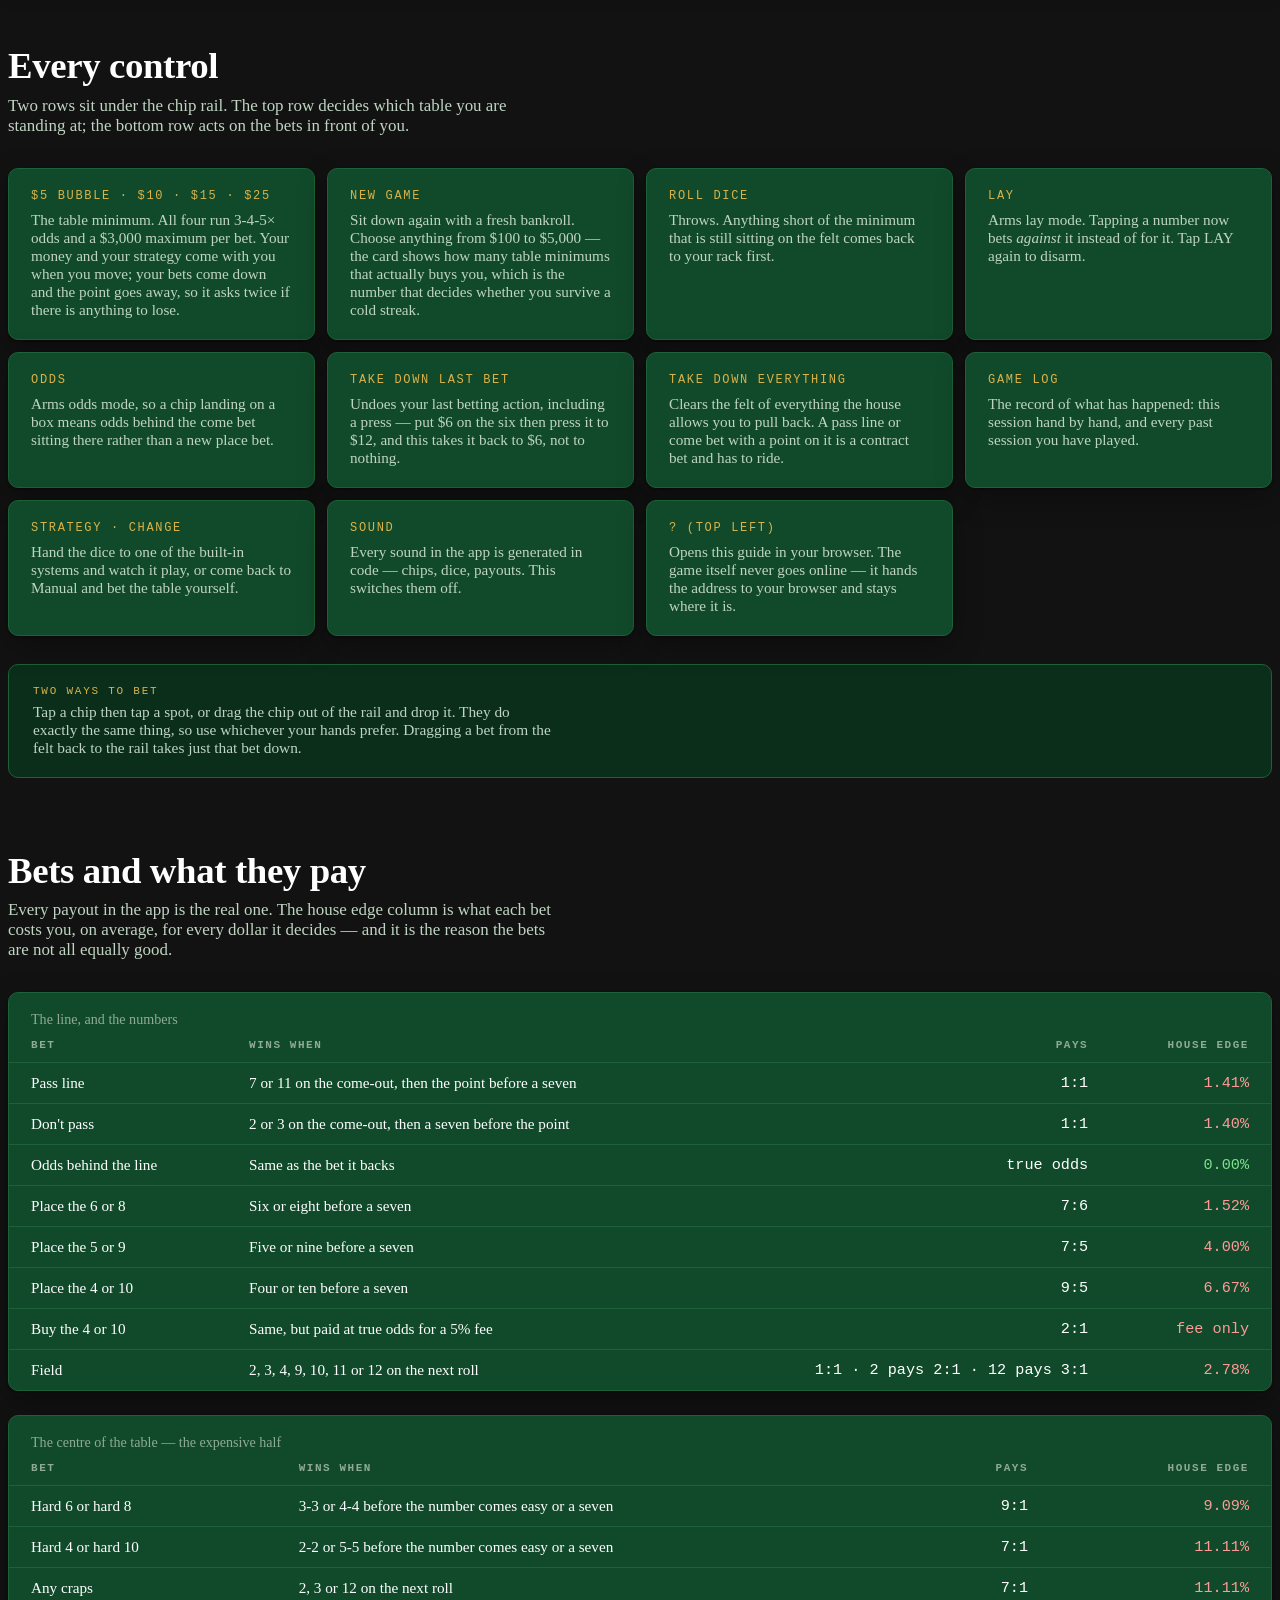
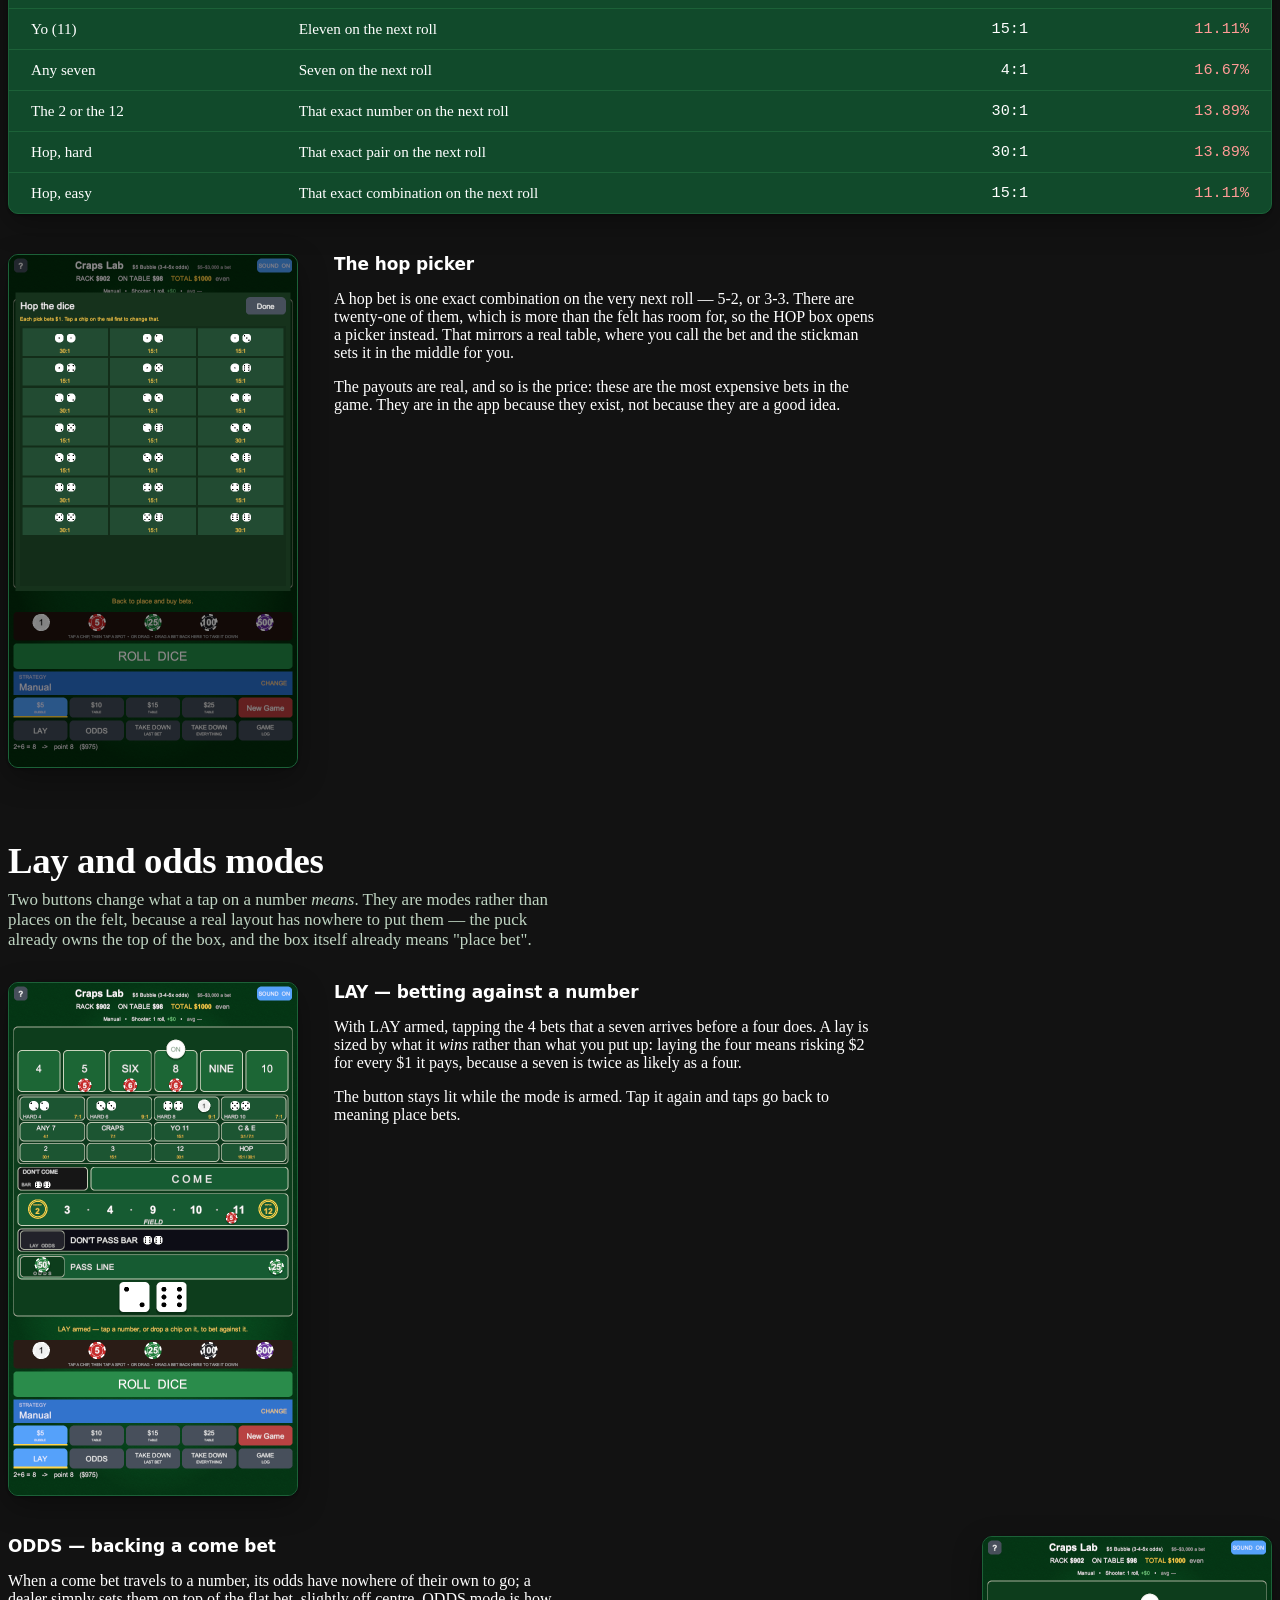
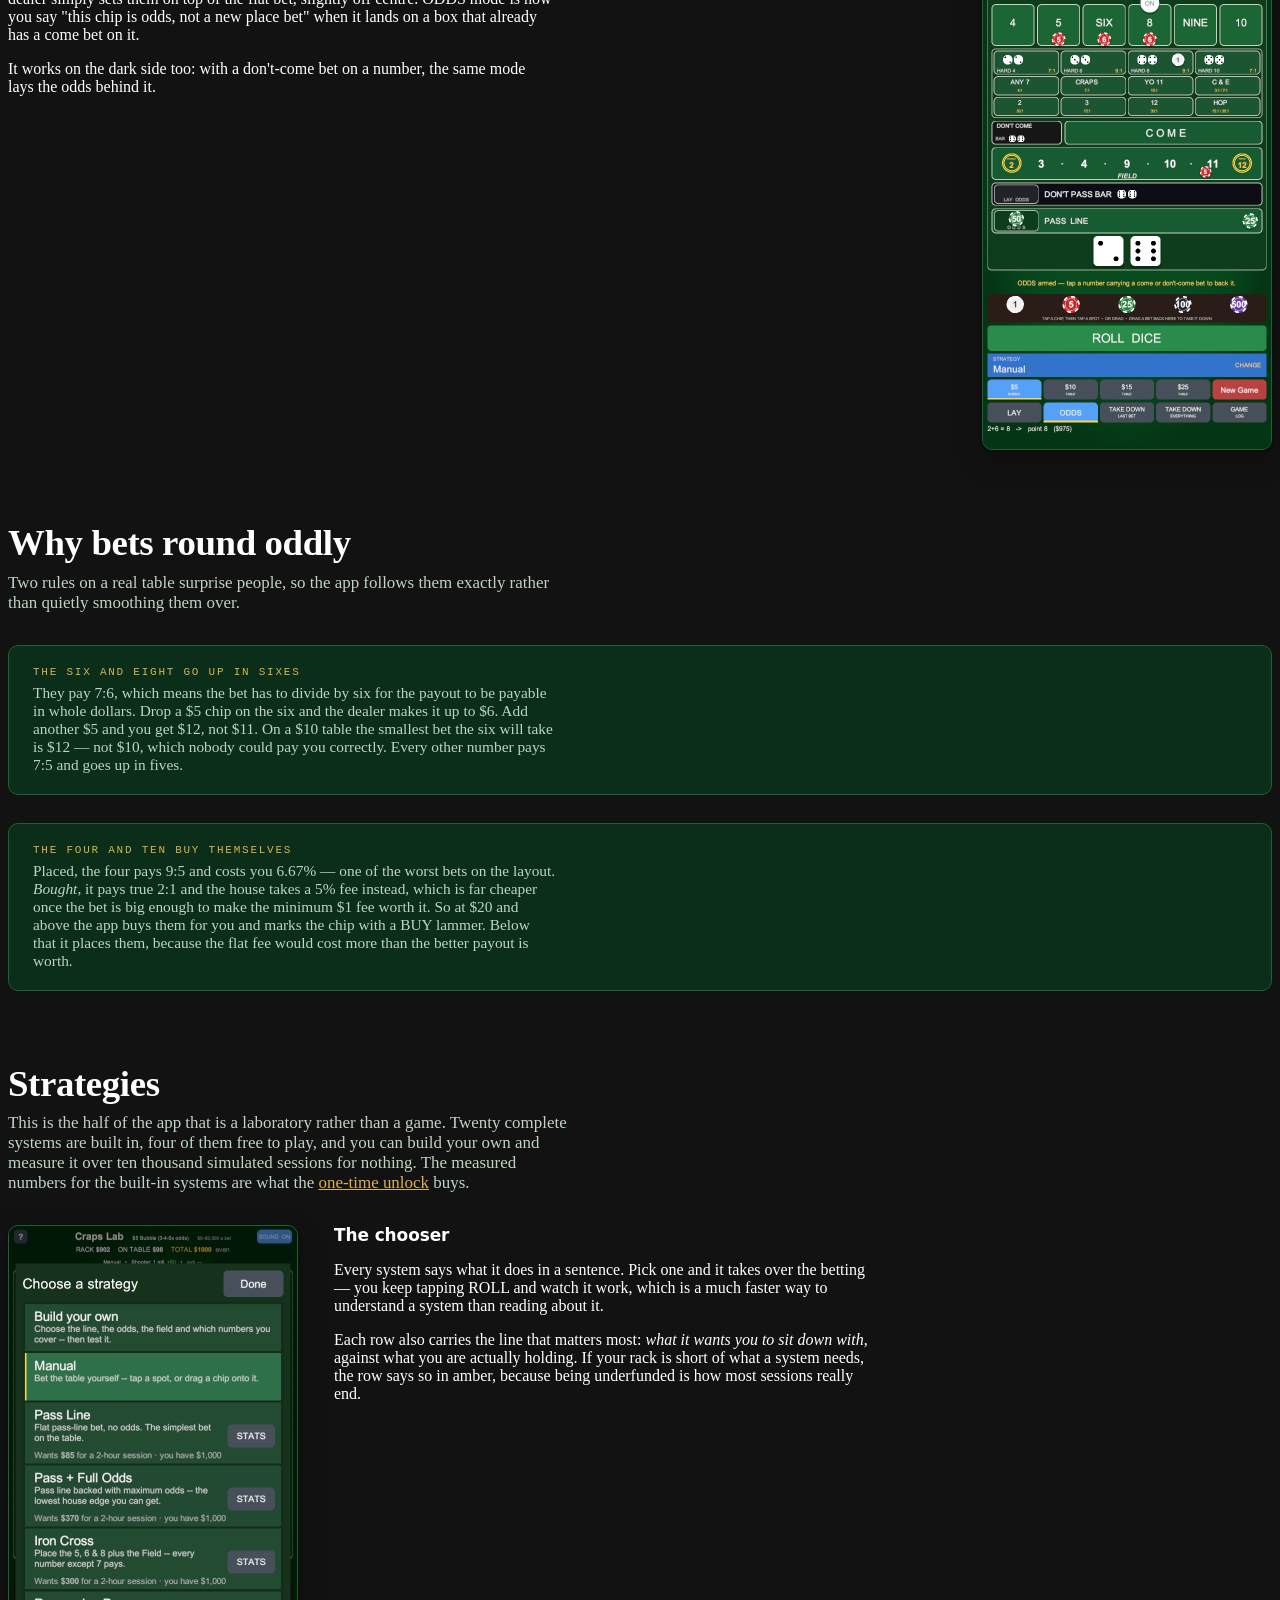
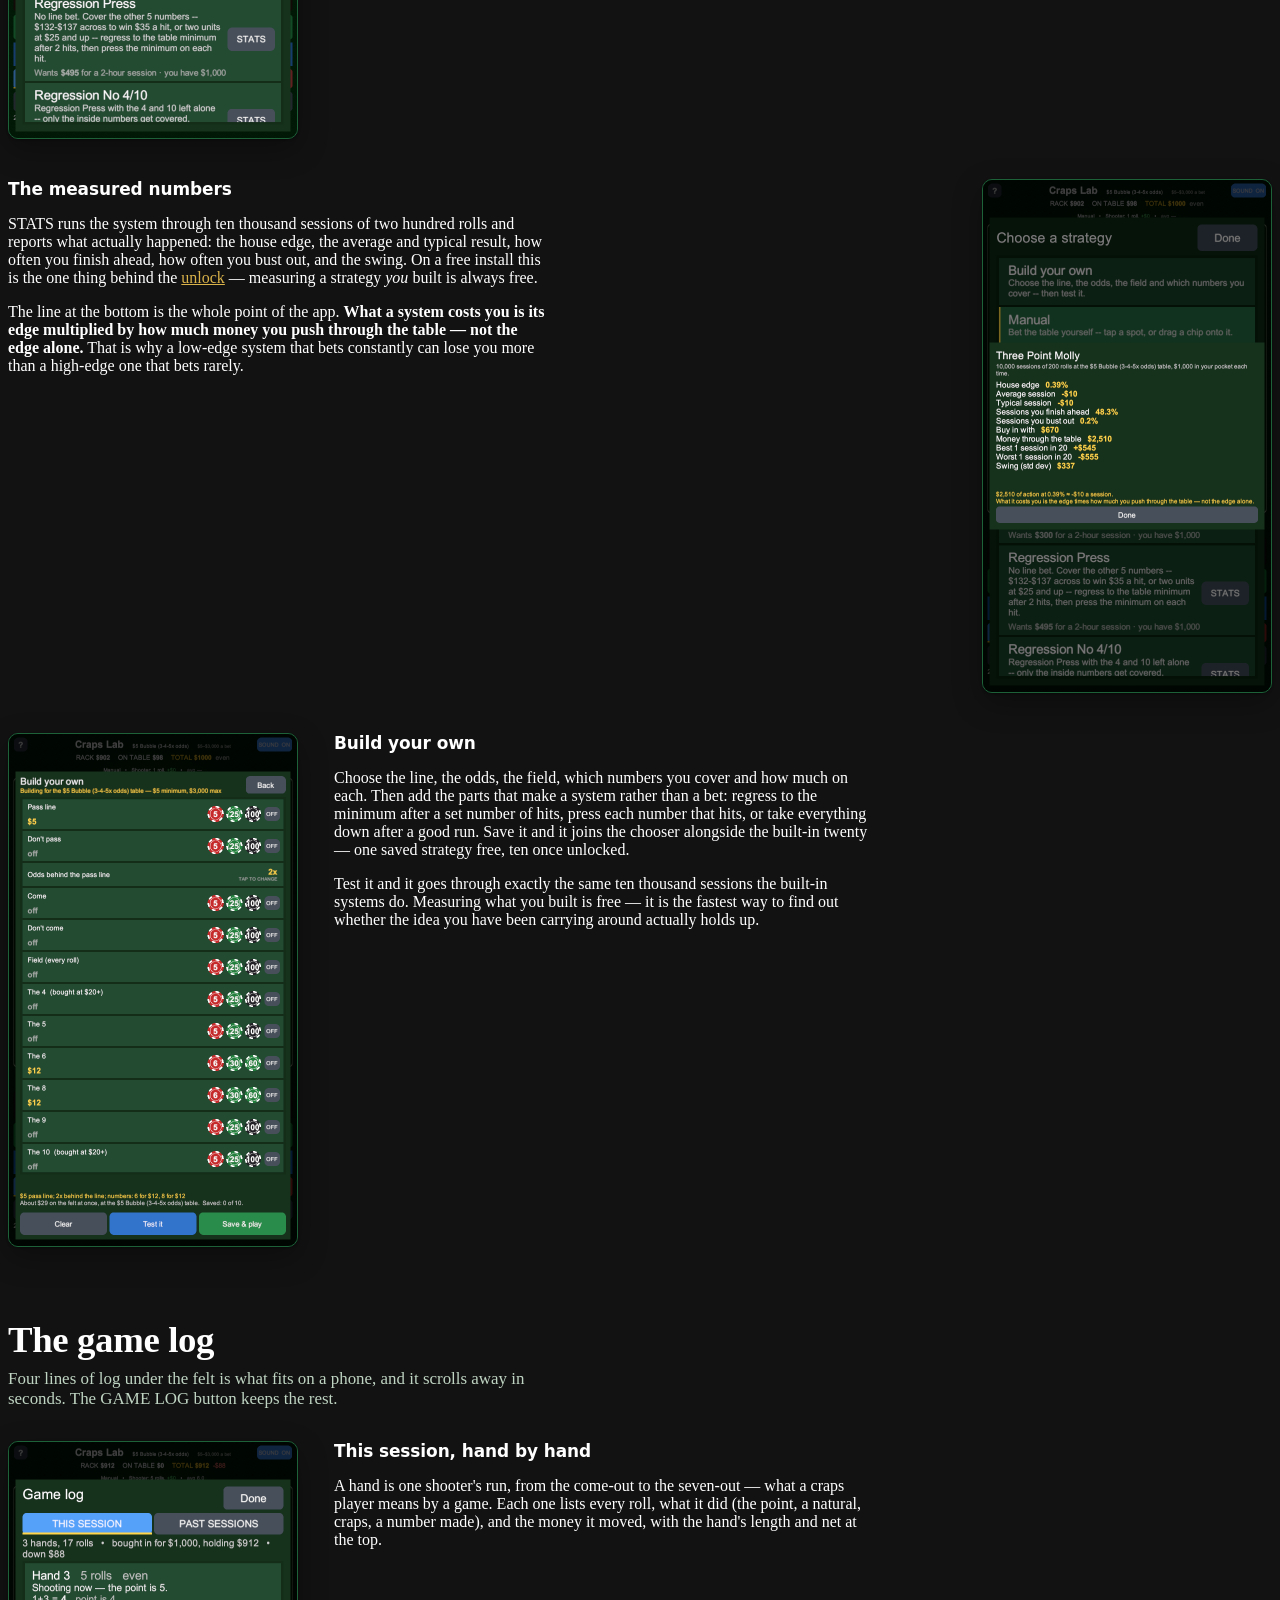
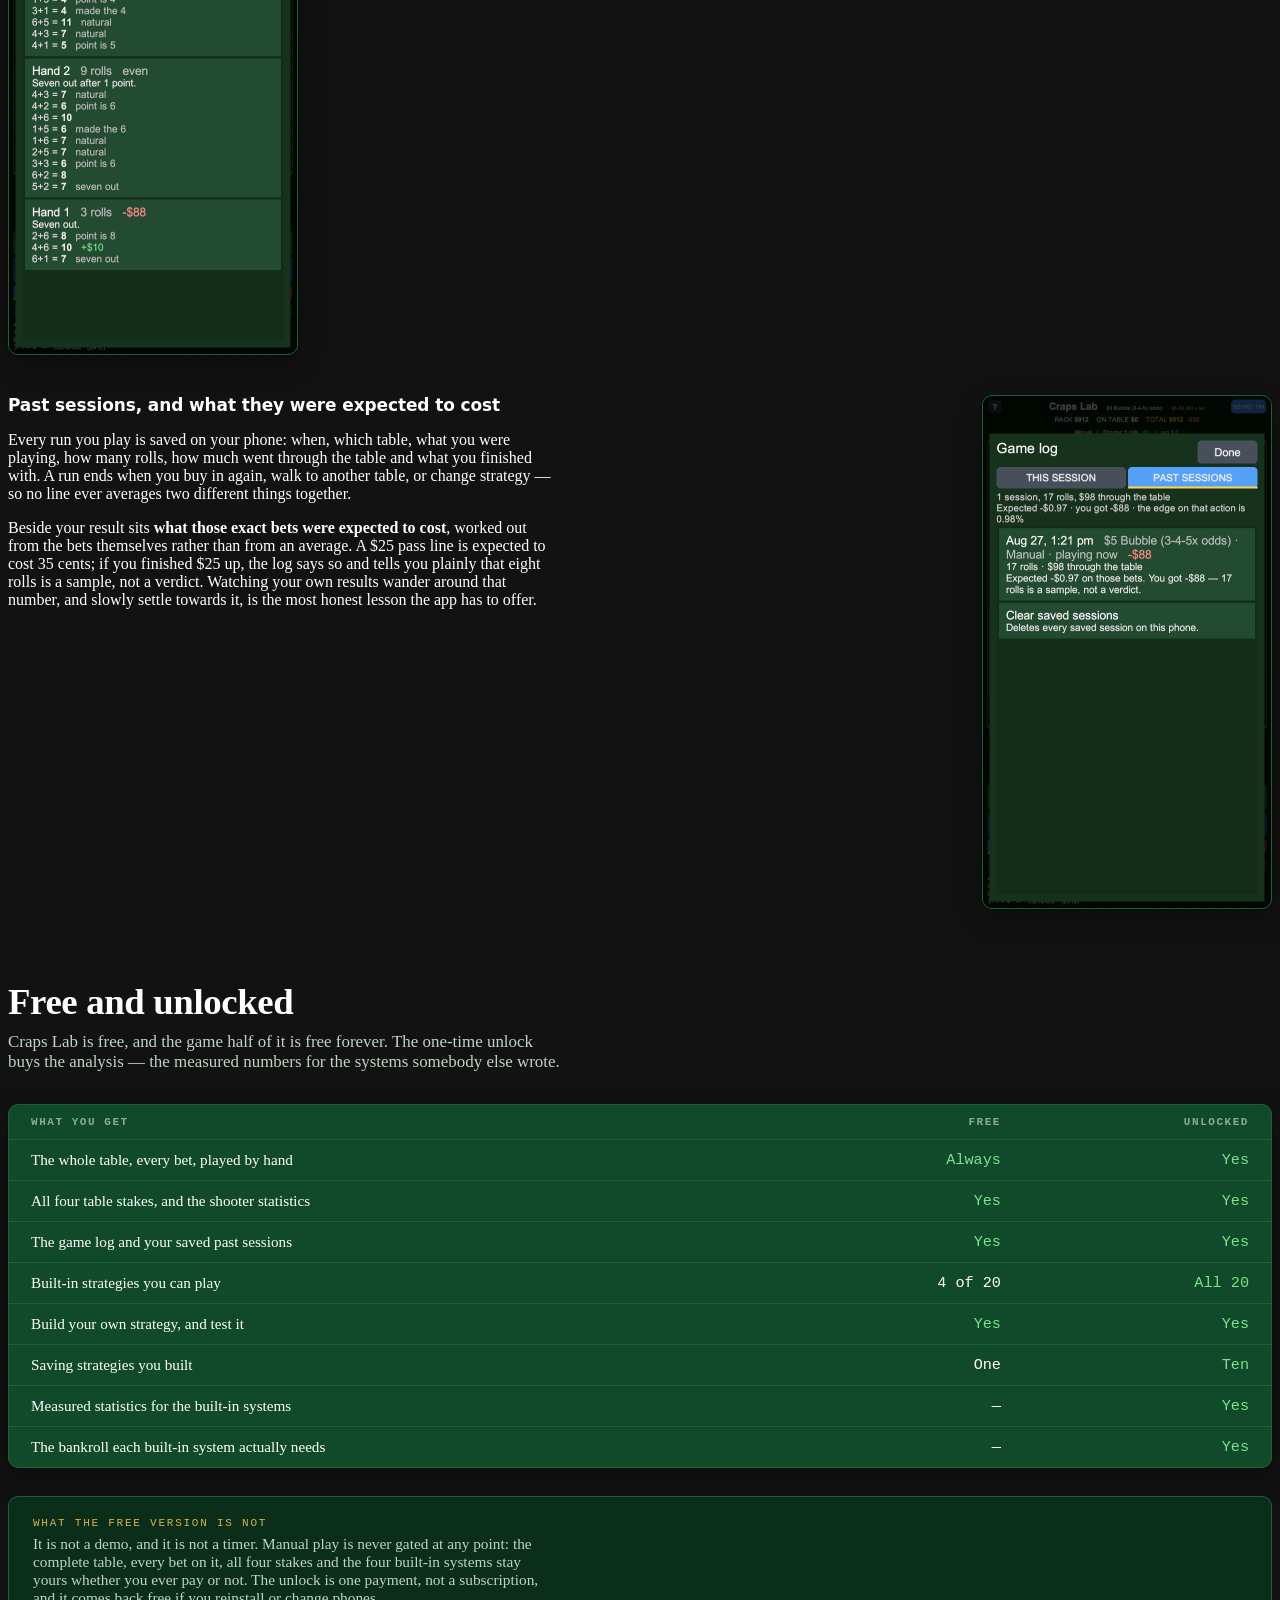
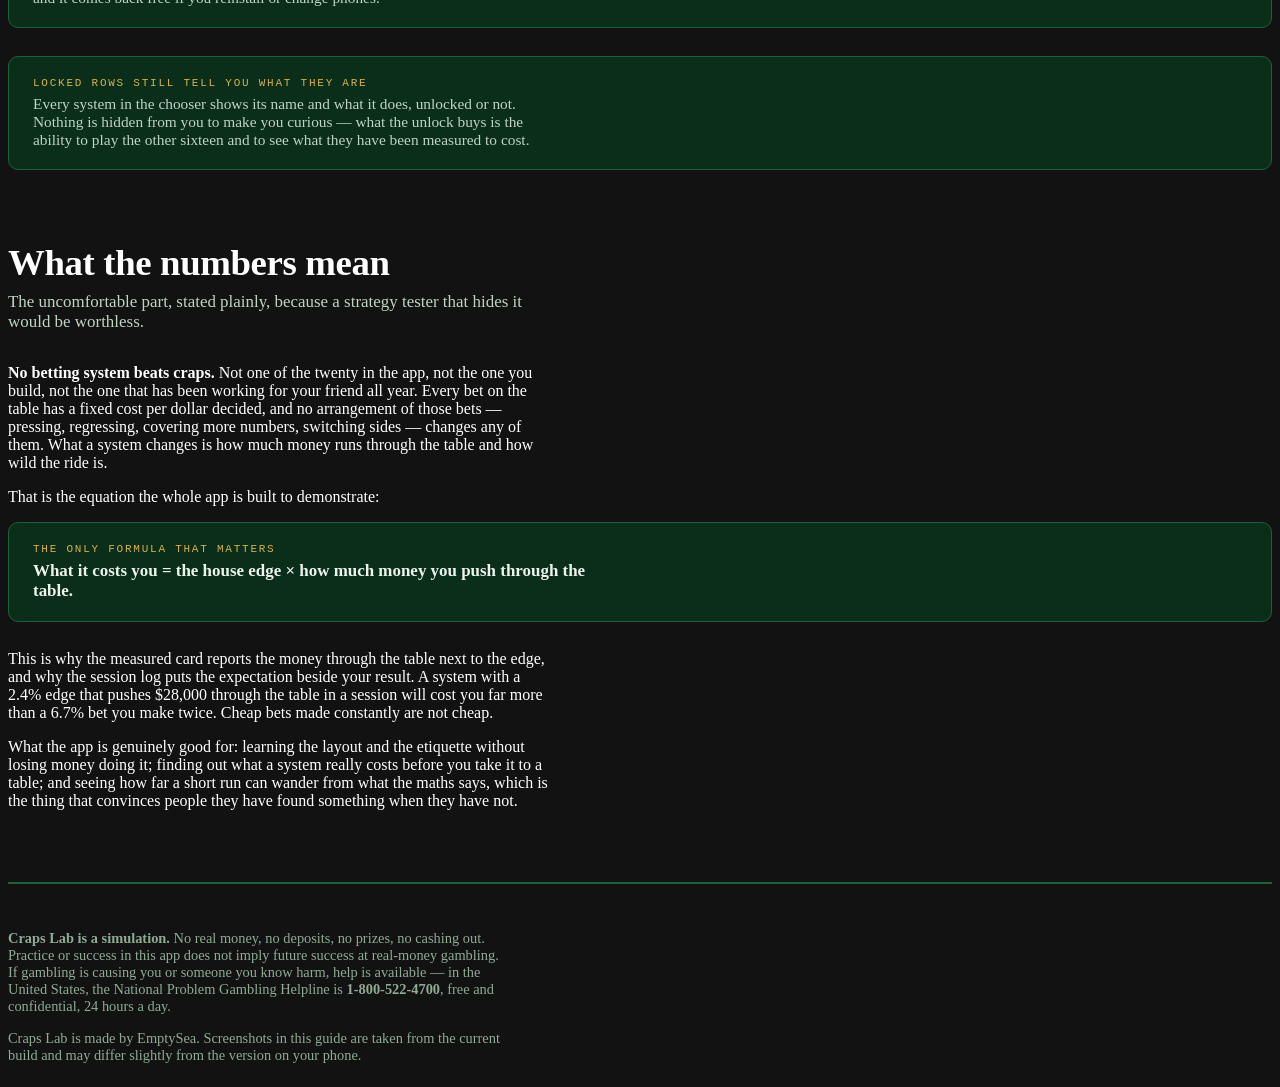
<file: craps-lab/index.html>
<!doctype html>
<html lang="en">
<head>
<meta charset="utf-8">
<meta name="viewport" content="width=device-width, initial-scale=1">
<meta name="description" content="How to play Craps Lab: the table layout, every control, what each bet pays, and the strategy tools. Craps Lab is a simulation - no real money, no prizes.">
<meta name="color-scheme" content="dark">
<meta name="theme-color" content="#0D3B22">
<meta property="og:title" content="Craps Lab Field Guide">
<meta property="og:description" content="The layout, every control, what each bet pays, and what the numbers actually mean.">
<meta property="og:type" content="article">
<link rel="icon" href="/favicon.svg" type="image/svg+xml"><text y='.9em' font-size='90'>&#127922;</text></svg>">
<title>Craps Lab Field Guide</title>
<style>
  /* ---------------------------------------------------------------------
     Palette taken off the table itself: the felt, the gold the layout is
     printed in, and the red $5 chip. Neutrals carry a green bias so they
     sit with the felt instead of beside it.
     Bare :root is the light set; both dark states re-declare the SAME
     tokens, and every component styles through them.
     --------------------------------------------------------------------- */
  :root {
    /* The guide commits to the felt, always - this page is the TABLE, the way
       emptysea.app is the company. It used to carry a light theme whose ground
       was near-white, so most readers got a white page that looked nothing like
       the game it documents. Every colour is painted explicitly; there is no
       light variant to fall back to. */
    --ground:        #0D3B22;
    --surface:       #114A2B;
    --surface-sunk:  #0A2E1A;
    --edge:          #1C6138;
    --ink:           #EDF4EA;
    --ink-soft:      #BFD4C2;
    --ink-faint:     #8FAB94;
    --gold:          #D9B24A;
    --gold-bright:   #EBC96F;
    --felt:          #2E8B4E;
    --chip-red:      #FF9B96;
    --good:          #7BE38B;
    --shadow:        0 1px 2px rgba(0,0,0,.35), 0 10px 30px rgba(0,0,0,.30);
    --radius:        10px;

    --display: "Palatino Linotype", "Book Antiqua", Palatino, Georgia, serif;
    --body: "Segoe UI", Roboto, system-ui, -apple-system, "Helvetica Neue", sans-serif;
    --data: Consolas, "SF Mono", Menlo, ui-monospace, monospace;
  }
  .notice p { margin: 0; color: var(--ink-soft); }
  .notice strong { color: var(--ink); }

  /* --- sections ------------------------------------------------------- */
  section { margin: 0 0 72px; scroll-margin-top: 24px; }
  h2 {
    font-family: var(--display);
    font-size: clamp(1.7rem, 3.4vw, 2.3rem);
    line-height: 1.15;
    margin: 0 0 8px;
    text-wrap: balance;
    letter-spacing: -.01em;
  }
  h2 + .lede { margin: 0 0 32px; color: var(--ink-soft); max-width: 66ch; font-size: 1.06rem; }
  h3 {
    font-family: var(--body);
    font-size: 1.06rem;
    font-weight: 650;
    margin: 0 0 6px;
    letter-spacing: -.005em;
  }
  p { max-width: 68ch; }
  a { color: var(--gold); }

  /* --- table of contents ----------------------------------------------
     Pills that wrap, NOT a grid whose gaps show the container through as
     separator lines. That trick only reads as lines when the final row is
     full, and ten items almost never fill one -- every width that wrapped
     to 3 or 4 columns left bare cells hanging off the end. A wrapping row
     of self-contained pills is correct at every count and every width. */
  nav.toc {
    display: flex;
    flex-wrap: wrap;
    gap: 10px;
    margin: 0 0 72px;
    padding: 0;
  }
  nav.toc a {
    background: var(--surface);
    border: 1px solid var(--edge);
    border-radius: 999px;
    padding: 9px 17px;
    text-decoration: none;
    color: var(--ink);
    font-size: .92rem;
    display: inline-flex;
    align-items: baseline;
    gap: 9px;
    transition: background .12s ease, border-color .12s ease;
  }
  nav.toc a:hover, nav.toc a:focus-visible {
    background: var(--surface-sunk);
    border-color: var(--gold);
  }
  nav.toc span {
    font-family: var(--data);
    font-size: 11px;
    color: var(--gold);
    font-variant-numeric: tabular-nums;
  }

  /* --- the annotated map ---------------------------------------------- */
  .map { display: grid; grid-template-columns: minmax(280px, 400px) 1fr; gap: 44px; align-items: start; }
  @media (max-width: 860px) { .map { grid-template-columns: 1fr; gap: 28px; } }

  .shot {
    position: relative;
    border-radius: var(--radius);
    overflow: hidden;
    border: 1px solid var(--edge);
    box-shadow: var(--shadow);
    background: var(--surface-sunk);
    line-height: 0;
  }
  .shot img { width: 100%; height: auto; display: block; }

  .pin {
    position: absolute;
    width: 26px; height: 26px;
    margin: -13px 0 0 -13px;
    border-radius: 50%;
    background: var(--gold);
    color: #1B1200;
    font-family: var(--data);
    font-size: 13px;
    font-weight: 700;
    line-height: 26px;
    text-align: center;
    box-shadow: 0 0 0 2px rgba(0,0,0,.45), 0 2px 6px rgba(0,0,0,.5);
  }

  ol.key { list-style: none; margin: 0; padding: 0; display: grid; gap: 18px; counter-reset: k; }
  ol.key li { display: grid; grid-template-columns: 28px 1fr; gap: 14px; counter-increment: k; }
  ol.key li::before {
    content: counter(k);
    font-family: var(--data);
    font-size: 12px;
    font-weight: 700;
    color: #1B1200;
    background: var(--gold);
    width: 24px; height: 24px;
    line-height: 24px;
    text-align: center;
    border-radius: 50%;
    margin-top: 3px;
  }
  ol.key p { margin: 2px 0 0; color: var(--ink-soft); font-size: .96rem; max-width: 60ch; }

  /* --- step sequence (a real sequence: numbering means order) ---------- */
  .steps { display: grid; gap: 28px; counter-reset: s; }
  .step {
    display: grid;
    grid-template-columns: minmax(230px, 300px) 1fr;
    gap: 32px;
    align-items: center;
    padding: 24px;
    background: var(--surface);
    border: 1px solid var(--edge);
    border-radius: var(--radius);
    box-shadow: var(--shadow);
  }
  @media (max-width: 760px) { .step { grid-template-columns: 1fr; gap: 20px; } }
  .step-n {
    counter-increment: s;
    font-family: var(--data);
    font-size: 12px;
    letter-spacing: .2em;
    text-transform: uppercase;
    color: var(--gold);
    margin: 0 0 6px;
  }
  .step-n::before { content: "Step " counter(s) " — "; }

  /* --- control reference ---------------------------------------------- */
  /* Self-contained cards, for the same reason the contents list is pills:
     eleven controls never fill their last row, and a separator-gap grid
     would show bare cells wherever it ran out. */
  .controls { display: grid; grid-template-columns: repeat(auto-fit, minmax(268px, 1fr)); gap: 12px; }
  .ctrl {
    background: var(--surface);
    border: 1px solid var(--edge);
    border-radius: var(--radius);
    padding: 20px 22px;
    box-shadow: var(--shadow);
  }
  .ctrl .name {
    font-family: var(--data);
    font-size: 12px;
    letter-spacing: .14em;
    text-transform: uppercase;
    color: var(--gold);
    margin: 0 0 8px;
  }
  .ctrl p { margin: 0; font-size: .95rem; color: var(--ink-soft); }

  /* --- payout / edge tables ------------------------------------------- */
  .tablewrap { overflow-x: auto; border: 1px solid var(--edge); border-radius: var(--radius); background: var(--surface); box-shadow: var(--shadow); }
  table { border-collapse: collapse; width: 100%; font-size: .95rem; min-width: 480px; }
  caption { text-align: left; padding: 18px 22px 0; color: var(--ink-faint); font-size: .88rem; }
  th, td { padding: 11px 22px; text-align: left; border-bottom: 1px solid var(--edge); }
  thead th {
    font-family: var(--data);
    font-size: 11px;
    letter-spacing: .14em;
    text-transform: uppercase;
    color: var(--ink-faint);
    font-weight: 600;
  }
  tbody tr:last-child td { border-bottom: none; }
  td.num, th.num { text-align: right; font-family: var(--data); font-variant-numeric: tabular-nums; }
  td.edge { color: var(--chip-red); }
  td.free { color: var(--good); }

  /* --- side-by-side figure + text ------------------------------------- */
  .pair { display: grid; grid-template-columns: minmax(220px, 290px) 1fr; gap: 36px; align-items: start; margin: 0 0 40px; }
  .pair.flip { grid-template-columns: 1fr minmax(220px, 290px); }
  .pair.flip .shot { order: 2; }
  @media (max-width: 760px) {
    .pair, .pair.flip { grid-template-columns: 1fr; gap: 22px; }
    .pair.flip .shot { order: 0; }
  }
  figcaption { font-size: .85rem; color: var(--ink-faint); padding-top: 10px; line-height: 1.5; }
  figure { margin: 0; }

  /* --- callout -------------------------------------------------------- */
  .callout {
    background: var(--surface-sunk);
    border: 1px solid var(--edge);
    border-radius: var(--radius);
    padding: 20px 24px;
    margin: 28px 0 0;
  }
  .callout p { margin: 0; color: var(--ink-soft); font-size: .96rem; }
  .callout .tag {
    font-family: var(--data);
    font-size: 11px;
    letter-spacing: .16em;
    text-transform: uppercase;
    color: var(--gold);
    display: block;
    margin-bottom: 6px;
  }
  code { font-family: var(--data); font-size: .9em; background: var(--surface-sunk); padding: 1px 6px; border-radius: 4px; }

  footer {
    border-top: 2px solid var(--edge);
    padding-top: 32px;
    color: var(--ink-faint);
    font-size: .9rem;
  }
  footer p { max-width: 70ch; }

  :focus-visible { outline: 2px solid var(--gold); outline-offset: 3px; border-radius: 3px; }
  @media (prefers-reduced-motion: reduce) { * { transition: none !important; animation: none !important; } }
</style>
</head>
<body>

<!-- The EmptySea company bar. Painted in the PARENT brand's navy and its own
     literal colours, deliberately NOT the guide's felt tokens: the company
     chrome is the same on every page, the product colours live below it. -->
<div style="background:#071627;border-bottom:1px solid #1A3350">
  <div style="max-width:1120px;margin:0 auto;padding:14px 24px;display:flex;align-items:center;justify-content:space-between;gap:20px;flex-wrap:wrap">
    <a href="/" style="display:flex;align-items:center;gap:11px;text-decoration:none">
      <img src="/assets/EmptySea_Mark_NoCircle_White.svg" alt="" style="height:26px;width:auto;display:block">
      <img src="/assets/EmptySea_Wordmark_White.svg" alt="EmptySea" style="height:15px;width:auto;display:block">
    </a>
    <nav style="display:flex;gap:24px;flex-wrap:wrap">
      <a href="/#apps" style="color:#C9CDD3;text-decoration:none;font-size:.93rem">Apps</a>
      <a href="/#support" style="color:#C9CDD3;text-decoration:none;font-size:.93rem">Support</a>
      <a href="/privacy" style="color:#C9CDD3;text-decoration:none;font-size:.93rem">Privacy</a>
    </nav>
  </div>
</div>

<div class="wrap">

<header class="top">
  <p class="eyebrow">Craps Lab · How everything works</p>
  <h1>Craps Lab Field Guide</h1>
  <p class="standfirst">A complete craps table you can play by hand, and a laboratory for finding out what any way of playing it actually costs. This guide walks the layout, every control, and the numbers behind the strategies.</p>

  <div class="notice">
    <p><strong>This is a simulation.</strong> Craps Lab is a practice table and a strategy tester. There is no real money anywhere in it: nothing to deposit, nothing to buy with chips, no winnings to withdraw, no prizes. The bankroll on screen is a number that resets when you start a new game. Success here does not mean you will win money gambling with real stakes — the app exists largely to show the opposite.</p>
  </div>
</header>

<nav class="toc" aria-label="Contents">
  <a href="#table"><span>01</span> The table</a>
  <a href="#first"><span>02</span> Your first hand</a>
  <a href="#controls"><span>03</span> Every control</a>
  <a href="#bets"><span>04</span> Bets and what they pay</a>
  <a href="#modes"><span>05</span> Lay and odds modes</a>
  <a href="#money"><span>06</span> Why bets round oddly</a>
  <a href="#strategies"><span>07</span> Strategies</a>
  <a href="#log"><span>08</span> The game log</a>
  <a href="#unlock"><span>09</span> Free and unlocked</a>
  <a href="#truth"><span>10</span> What the numbers mean</a>
</nav>

<section id="table">
  <h2>The table</h2>
  <p class="lede">Everything is drawn the way a real layout is printed, so what you learn here transfers to a live table. Tap any area to bet on it, or drag a chip onto it.</p>

  <div class="map">
    <div class="shot">
      <img src="screenshots/02_01_empty_table.png" alt="The Craps Lab table with the puck OFF and no bets placed, showing the number boxes, hardways, proposition bets, come and field areas, the don't pass and pass line bars, the chip rail and the control rows.">
      <div class="pin" style="left:7%;  top:11%">1</div>
      <div class="pin" style="left:26%; top:17%">2</div>
      <div class="pin" style="left:15%; top:24.5%">3</div>
      <div class="pin" style="left:38%; top:29%">4</div>
      <div class="pin" style="left:85%; top:33%">5</div>
      <div class="pin" style="left:63%; top:38%">6</div>
      <div class="pin" style="left:50%; top:44.5%">7</div>
      <div class="pin" style="left:34%; top:50%">8</div>
      <div class="pin" style="left:34%; top:55.5%">9</div>
      <div class="pin" style="left:11%; top:55.5%">10</div>
      <div class="pin" style="left:50%; top:72%">11</div>
      <div class="pin" style="left:50%; top:93.5%">12</div>
    </div>

    <ol class="key">
      <li><div><h3>The puck</h3><p>Black side up and reading OFF means the next roll is a come-out. White side up reading ON sits on top of whichever number is the point.</p></div></li>
      <li><div><h3>Box numbers 4 · 5 · SIX · 8 · NINE · 10</h3><p>Tap one to bet that it rolls before a seven. The six and nine are spelled out, exactly as on a real layout, so they can't be misread upside down.</p></div></li>
      <li><div><h3>Hardways</h3><p>The number must come as a pair — 4-4 for a hard eight — before it comes any other way and before a seven.</p></div></li>
      <li><div><h3>Proposition bets</h3><p>One-roll bets settled by the very next throw: Any 7, Any Craps, Yo (11), the 2, the 3, the 12, and C&amp;E.</p></div></li>
      <li><div><h3>Hop</h3><p>Opens a picker for one exact dice combination, because twenty-one of them will not fit on the felt.</p></div></li>
      <li><div><h3>Come and Don't Come</h3><p>Available once a point is on. A come bet behaves like a fresh pass line: the next roll sets its own point, then it travels to that number's box.</p></div></li>
      <li><div><h3>The Field</h3><p>A one-roll bet on 2, 3, 4, 9, 10, 11 or 12. The 2 pays double and the 12 pays triple.</p></div></li>
      <li><div><h3>Don't Pass Bar</h3><p>The dark side. You are betting the seven arrives before the point does.</p></div></li>
      <li><div><h3>Pass Line</h3><p>The bet the whole game is built around. Wins on 7 or 11 on the come-out, loses on 2, 3 or 12, and otherwise sets the point.</p></div></li>
      <li><div><h3>Odds and Lay Odds</h3><p>The printed box at the far left of each line bar. Odds are backed at true odds — the only bet on the table with no house edge at all.</p></div></li>
      <li><div><h3>The chip rail</h3><p>$1, $5, $25, $100 and $500. Tap one to pick it up, then tap a spot; or drag it straight onto the felt. Drag a bet back here to take it down.</p></div></li>
      <li><div><h3>The control rows</h3><p>Table stakes on top, actions underneath. Both are covered in full further down.</p></div></li>
    </ol>
  </div>
</section>

<section id="first">
  <h2>Your first hand</h2>
  <p class="lede">Five steps from an empty table to a decision. This is the sequence every hand of craps follows, in any casino in the world.</p>

  <div class="steps">
    <div class="step">
      <figure class="shot"><img src="screenshots/03_02_chip_in_hand.png" alt="The chip rail with the $25 green chip ringed to show it is selected."></figure>
      <div>
        <p class="step-n"></p>
        <h3>Pick up a chip</h3>
        <p>Tap a denomination on the rail and it lifts into your hand — a ring appears around it. Every spot you tap now gets exactly that much. Tap the chip again to put it back and return to the default amounts.</p>
      </div>
    </div>

    <div class="step">
      <figure class="shot"><img src="screenshots/04_03_come_out_bet.png" alt="A $25 chip resting on the pass line before the come-out roll."></figure>
      <div>
        <p class="step-n"></p>
        <h3>Bet the pass line</h3>
        <p>Tap the PASS LINE bar. On this come-out roll you win even money on a 7 or an 11, you lose on 2, 3 or 12, and any other number becomes the point.</p>
      </div>
    </div>

    <div class="step">
      <figure class="shot"><img src="screenshots/05_04_point_is_on.png" alt="The puck flipped to ON and sitting on the 5, with the pass line bet still in place."></figure>
      <div>
        <p class="step-n"></p>
        <h3>Roll, and take the point</h3>
        <p>ROLL DICE throws them. Here the come-out was a five, so the puck flips to ON and climbs onto the 5. Now your pass line bet wins if a five comes before a seven, and loses if the seven comes first.</p>
      </div>
    </div>

    <div class="step">
      <figure class="shot"><img src="screenshots/06_05_odds_behind.png" alt="Chips in the odds box behind the pass line bet, backing the point."></figure>
      <div>
        <p class="step-n"></p>
        <h3>Back it with odds</h3>
        <p>With a point established, tap the ODDS box at the left of the pass line bar. This is the best bet on the table and the only one the house takes nothing on — it pays exactly what the chance is worth. Each tap adds another multiple, up to the table's 3-4-5&times; limit.</p>
      </div>
    </div>

    <div class="step">
      <figure class="shot"><img src="screenshots/07_06_numbers_covered.png" alt="A table in full play: place bets on the 5, 6 and 8, a hard 8, a field bet, and the pass line backed with odds."></figure>
      <div>
        <p class="step-n"></p>
        <h3>Cover more numbers, or just roll</h3>
        <p>While the point is on you can place the box numbers, take a hardway, bet the field, or make a come bet. Keep rolling: make the point and the hand starts again, or roll a seven and everything on the numbers comes down at once. That is a seven-out, and the dice pass to a new shooter.</p>
      </div>
    </div>
  </div>
</section>

<section id="controls">
  <h2>Every control</h2>
  <p class="lede">Two rows sit under the chip rail. The top row decides which table you are standing at; the bottom row acts on the bets in front of you.</p>

  <div class="controls">
    <div class="ctrl"><p class="name">$5 Bubble · $10 · $15 · $25</p><p>The table minimum. All four run 3-4-5&times; odds and a $3,000 maximum per bet. Your money and your strategy come with you when you move; your bets come down and the point goes away, so it asks twice if there is anything to lose.</p></div>
    <div class="ctrl"><p class="name">New Game</p><p>Sit down again with a fresh bankroll. Choose anything from $100 to $5,000 — the card shows how many table minimums that actually buys you, which is the number that decides whether you survive a cold streak.</p></div>
    <div class="ctrl"><p class="name">Roll Dice</p><p>Throws. Anything short of the minimum that is still sitting on the felt comes back to your rack first.</p></div>
    <div class="ctrl"><p class="name">Lay</p><p>Arms lay mode. Tapping a number now bets <em>against</em> it instead of for it. Tap LAY again to disarm.</p></div>
    <div class="ctrl"><p class="name">Odds</p><p>Arms odds mode, so a chip landing on a box means odds behind the come bet sitting there rather than a new place bet.</p></div>
    <div class="ctrl"><p class="name">Take Down Last Bet</p><p>Undoes your last betting action, including a press — put $6 on the six then press it to $12, and this takes it back to $6, not to nothing.</p></div>
    <div class="ctrl"><p class="name">Take Down Everything</p><p>Clears the felt of everything the house allows you to pull back. A pass line or come bet with a point on it is a contract bet and has to ride.</p></div>
    <div class="ctrl"><p class="name">Game Log</p><p>The record of what has happened: this session hand by hand, and every past session you have played.</p></div>
    <div class="ctrl"><p class="name">Strategy · Change</p><p>Hand the dice to one of the built-in systems and watch it play, or come back to Manual and bet the table yourself.</p></div>
    <div class="ctrl"><p class="name">Sound</p><p>Every sound in the app is generated in code — chips, dice, payouts. This switches them off.</p></div>
    <div class="ctrl"><p class="name">? (top left)</p><p>Opens this guide in your browser. The game itself never goes online — it hands the address to your browser and stays where it is.</p></div>
  </div>

  <div class="callout">
    <span class="tag">Two ways to bet</span>
    <p>Tap a chip then tap a spot, or drag the chip out of the rail and drop it. They do exactly the same thing, so use whichever your hands prefer. Dragging a bet from the felt back to the rail takes just that bet down.</p>
  </div>
</section>

<section id="bets">
  <h2>Bets and what they pay</h2>
  <p class="lede">Every payout in the app is the real one. The house edge column is what each bet costs you, on average, for every dollar it decides — and it is the reason the bets are not all equally good.</p>

  <div class="tablewrap">
    <table>
      <caption>The line, and the numbers</caption>
      <thead>
        <tr><th>Bet</th><th>Wins when</th><th class="num">Pays</th><th class="num">House edge</th></tr>
      </thead>
      <tbody>
        <tr><td>Pass line</td><td>7 or 11 on the come-out, then the point before a seven</td><td class="num">1:1</td><td class="num edge">1.41%</td></tr>
        <tr><td>Don't pass</td><td>2 or 3 on the come-out, then a seven before the point</td><td class="num">1:1</td><td class="num edge">1.40%</td></tr>
        <tr><td>Odds behind the line</td><td>Same as the bet it backs</td><td class="num">true odds</td><td class="num free">0.00%</td></tr>
        <tr><td>Place the 6 or 8</td><td>Six or eight before a seven</td><td class="num">7:6</td><td class="num edge">1.52%</td></tr>
        <tr><td>Place the 5 or 9</td><td>Five or nine before a seven</td><td class="num">7:5</td><td class="num edge">4.00%</td></tr>
        <tr><td>Place the 4 or 10</td><td>Four or ten before a seven</td><td class="num">9:5</td><td class="num edge">6.67%</td></tr>
        <tr><td>Buy the 4 or 10</td><td>Same, but paid at true odds for a 5% fee</td><td class="num">2:1</td><td class="num edge">fee only</td></tr>
        <tr><td>Field</td><td>2, 3, 4, 9, 10, 11 or 12 on the next roll</td><td class="num">1:1 · 2 pays 2:1 · 12 pays 3:1</td><td class="num edge">2.78%</td></tr>
      </tbody>
    </table>
  </div>

  <div class="tablewrap" style="margin-top:24px">
    <table>
      <caption>The centre of the table — the expensive half</caption>
      <thead>
        <tr><th>Bet</th><th>Wins when</th><th class="num">Pays</th><th class="num">House edge</th></tr>
      </thead>
      <tbody>
        <tr><td>Hard 6 or hard 8</td><td>3-3 or 4-4 before the number comes easy or a seven</td><td class="num">9:1</td><td class="num edge">9.09%</td></tr>
        <tr><td>Hard 4 or hard 10</td><td>2-2 or 5-5 before the number comes easy or a seven</td><td class="num">7:1</td><td class="num edge">11.11%</td></tr>
        <tr><td>Any craps</td><td>2, 3 or 12 on the next roll</td><td class="num">7:1</td><td class="num edge">11.11%</td></tr>
        <tr><td>Yo (11)</td><td>Eleven on the next roll</td><td class="num">15:1</td><td class="num edge">11.11%</td></tr>
        <tr><td>Any seven</td><td>Seven on the next roll</td><td class="num">4:1</td><td class="num edge">16.67%</td></tr>
        <tr><td>The 2 or the 12</td><td>That exact number on the next roll</td><td class="num">30:1</td><td class="num edge">13.89%</td></tr>
        <tr><td>Hop, hard</td><td>That exact pair on the next roll</td><td class="num">30:1</td><td class="num edge">13.89%</td></tr>
        <tr><td>Hop, easy</td><td>That exact combination on the next roll</td><td class="num">15:1</td><td class="num edge">11.11%</td></tr>
      </tbody>
    </table>
  </div>

  <div class="pair" style="margin-top:40px">
    <figure class="shot"><img src="screenshots/10_09_hop_picker.png" alt="The hop bet picker showing every two-dice combination as its own button."></figure>
    <div>
      <h3>The hop picker</h3>
      <p>A hop bet is one exact combination on the very next roll — 5-2, or 3-3. There are twenty-one of them, which is more than the felt has room for, so the HOP box opens a picker instead. That mirrors a real table, where you call the bet and the stickman sets it in the middle for you.</p>
      <p>The payouts are real, and so is the price: these are the most expensive bets in the game. They are in the app because they exist, not because they are a good idea.</p>
    </div>
  </div>
</section>

<section id="modes">
  <h2>Lay and odds modes</h2>
  <p class="lede">Two buttons change what a tap on a number <em>means</em>. They are modes rather than places on the felt, because a real layout has nowhere to put them — the puck already owns the top of the box, and the box itself already means "place bet".</p>

  <div class="pair">
    <figure class="shot"><img src="screenshots/08_07_lay_armed.png" alt="The LAY button lit and a message reading: LAY armed — tap a number, or drop a chip on it, to bet against it."></figure>
    <div>
      <h3>LAY — betting against a number</h3>
      <p>With LAY armed, tapping the 4 bets that a seven arrives before a four does. A lay is sized by what it <em>wins</em> rather than what you put up: laying the four means risking $2 for every $1 it pays, because a seven is twice as likely as a four.</p>
      <p>The button stays lit while the mode is armed. Tap it again and taps go back to meaning place bets.</p>
    </div>
  </div>

  <div class="pair flip">
    <figure class="shot"><img src="screenshots/09_08_odds_armed.png" alt="The ODDS button lit and a message reading: ODDS armed — tap a number carrying a come or don't-come bet to back it."></figure>
    <div>
      <h3>ODDS — backing a come bet</h3>
      <p>When a come bet travels to a number, its odds have nowhere of their own to go; a dealer simply sets them on top of the flat bet, slightly off centre. ODDS mode is how you say "this chip is odds, not a new place bet" when it lands on a box that already has a come bet on it.</p>
      <p>It works on the dark side too: with a don't-come bet on a number, the same mode lays the odds behind it.</p>
    </div>
  </div>
</section>

<section id="money">
  <h2>Why bets round oddly</h2>
  <p class="lede">Two rules on a real table surprise people, so the app follows them exactly rather than quietly smoothing them over.</p>

  <div class="callout" style="margin-top:0">
    <span class="tag">The six and eight go up in sixes</span>
    <p>They pay 7:6, which means the bet has to divide by six for the payout to be payable in whole dollars. Drop a $5 chip on the six and the dealer makes it up to $6. Add another $5 and you get $12, not $11. On a $10 table the smallest bet the six will take is $12 — not $10, which nobody could pay you correctly. Every other number pays 7:5 and goes up in fives.</p>
  </div>

  <div class="callout">
    <span class="tag">The four and ten buy themselves</span>
    <p>Placed, the four pays 9:5 and costs you 6.67% — one of the worst bets on the layout. <em>Bought</em>, it pays true 2:1 and the house takes a 5% fee instead, which is far cheaper once the bet is big enough to make the minimum $1 fee worth it. So at $20 and above the app buys them for you and marks the chip with a BUY lammer. Below that it places them, because the flat fee would cost more than the better payout is worth.</p>
  </div>
</section>

<section id="strategies">
  <h2>Strategies</h2>
  <p class="lede">This is the half of the app that is a laboratory rather than a game. Twenty complete systems are built in, four of them free to play, and you can build your own and measure it over ten thousand simulated sessions for nothing. The measured numbers for the built-in systems are what the <a href="#unlock">one-time unlock</a> buys.</p>

  <div class="pair">
    <figure class="shot"><img src="screenshots/11_10_strategy_chooser.png" alt="The strategy chooser listing systems with descriptions and a STATS button on each row."></figure>
    <div>
      <h3>The chooser</h3>
      <p>Every system says what it does in a sentence. Pick one and it takes over the betting — you keep tapping ROLL and watch it work, which is a much faster way to understand a system than reading about it.</p>
      <p>Each row also carries the line that matters most: <em>what it wants you to sit down with</em>, against what you are actually holding. If your rack is short of what a system needs, the row says so in amber, because being underfunded is how most sessions really end.</p>
    </div>
  </div>

  <div class="pair flip">
    <figure class="shot"><img src="screenshots/12_11_measured_stats.png" alt="The measured statistics card for Three Point Molly showing house edge, average and typical session, win and bust rates, and the buy-in it needs."></figure>
    <div>
      <h3>The measured numbers</h3>
      <p>STATS runs the system through ten thousand sessions of two hundred rolls and reports what actually happened: the house edge, the average and typical result, how often you finish ahead, how often you bust out, and the swing. On a free install this is the one thing behind the <a href="#unlock">unlock</a> &mdash; measuring a strategy <em>you</em> built is always free.</p>
      <p>The line at the bottom is the whole point of the app. <strong>What a system costs you is its edge multiplied by how much money you push through the table — not the edge alone.</strong> That is why a low-edge system that bets constantly can lose you more than a high-edge one that bets rarely.</p>
    </div>
  </div>

  <div class="pair">
    <figure class="shot"><img src="screenshots/13_12_build_your_own.png" alt="The build-your-own screen with rows for the pass line, odds, come bets and each box number."></figure>
    <div>
      <h3>Build your own</h3>
      <p>Choose the line, the odds, the field, which numbers you cover and how much on each. Then add the parts that make a system rather than a bet: regress to the minimum after a set number of hits, press each number that hits, or take everything down after a good run. Save it and it joins the chooser alongside the built-in twenty — one saved strategy free, ten once unlocked.</p>
      <p>Test it and it goes through exactly the same ten thousand sessions the built-in systems do. Measuring what you built is free — it is the fastest way to find out whether the idea you have been carrying around actually holds up.</p>
    </div>
  </div>
</section>

<section id="log">
  <h2>The game log</h2>
  <p class="lede">Four lines of log under the felt is what fits on a phone, and it scrolls away in seconds. The GAME LOG button keeps the rest.</p>

  <div class="pair">
    <figure class="shot"><img src="screenshots/14_13_game_log_hands.png" alt="The game log showing this session hand by hand, each with its rolls and what each roll did."></figure>
    <div>
      <h3>This session, hand by hand</h3>
      <p>A hand is one shooter's run, from the come-out to the seven-out — what a craps player means by a game. Each one lists every roll, what it did (the point, a natural, craps, a number made), and the money it moved, with the hand's length and net at the top.</p>
    </div>
  </div>

  <div class="pair flip">
    <figure class="shot"><img src="screenshots/15_14_game_log_sessions.png" alt="The past sessions tab showing each run with its table, strategy, rolls, action, result, and the expected result beside it."></figure>
    <div>
      <h3>Past sessions, and what they were expected to cost</h3>
      <p>Every run you play is saved on your phone: when, which table, what you were playing, how many rolls, how much went through the table and what you finished with. A run ends when you buy in again, walk to another table, or change strategy — so no line ever averages two different things together.</p>
      <p>Beside your result sits <strong>what those exact bets were expected to cost</strong>, worked out from the bets themselves rather than from an average. A $25 pass line is expected to cost 35 cents; if you finished $25 up, the log says so and tells you plainly that eight rolls is a sample, not a verdict. Watching your own results wander around that number, and slowly settle towards it, is the most honest lesson the app has to offer.</p>
    </div>
  </div>
</section>

<section id="unlock">
  <h2>Free and unlocked</h2>
  <p class="lede">Craps Lab is free, and the game half of it is free forever. The one-time unlock buys the analysis — the measured numbers for the systems somebody else wrote.</p>

  <div class="tablewrap">
    <table>
      <thead>
        <tr><th>What you get</th><th class="num">Free</th><th class="num">Unlocked</th></tr>
      </thead>
      <tbody>
        <tr><td>The whole table, every bet, played by hand</td><td class="num free">Always</td><td class="num free">Yes</td></tr>
        <tr><td>All four table stakes, and the shooter statistics</td><td class="num free">Yes</td><td class="num free">Yes</td></tr>
        <tr><td>The game log and your saved past sessions</td><td class="num free">Yes</td><td class="num free">Yes</td></tr>
        <tr><td>Built-in strategies you can play</td><td class="num">4 of 20</td><td class="num free">All 20</td></tr>
        <tr><td>Build your own strategy, and test it</td><td class="num free">Yes</td><td class="num free">Yes</td></tr>
        <tr><td>Saving strategies you built</td><td class="num">One</td><td class="num free">Ten</td></tr>
        <tr><td>Measured statistics for the built-in systems</td><td class="num">&mdash;</td><td class="num free">Yes</td></tr>
        <tr><td>The bankroll each built-in system actually needs</td><td class="num">&mdash;</td><td class="num free">Yes</td></tr>
      </tbody>
    </table>
  </div>

  <div class="callout">
    <span class="tag">What the free version is not</span>
    <p>It is not a demo, and it is not a timer. Manual play is never gated at any point: the complete table, every bet on it, all four stakes and the four built-in systems stay yours whether you ever pay or not. The unlock is one payment, not a subscription, and it comes back free if you reinstall or change phones.</p>
  </div>

  <div class="callout">
    <span class="tag">Locked rows still tell you what they are</span>
    <p>Every system in the chooser shows its name and what it does, unlocked or not. Nothing is hidden from you to make you curious — what the unlock buys is the ability to play the other sixteen and to see what they have been measured to cost.</p>
  </div>
</section>

<section id="truth">
  <h2>What the numbers mean</h2>
  <p class="lede">The uncomfortable part, stated plainly, because a strategy tester that hides it would be worthless.</p>

  <p><strong>No betting system beats craps.</strong> Not one of the twenty in the app, not the one you build, not the one that has been working for your friend all year. Every bet on the table has a fixed cost per dollar decided, and no arrangement of those bets — pressing, regressing, covering more numbers, switching sides — changes any of them. What a system changes is how much money runs through the table and how wild the ride is.</p>

  <p>That is the equation the whole app is built to demonstrate:</p>

  <div class="callout" style="margin-top:0">
    <span class="tag">The only formula that matters</span>
    <p style="font-size:1.06rem;color:var(--ink)"><strong>What it costs you = the house edge &times; how much money you push through the table.</strong></p>
  </div>

  <p style="margin-top:28px">This is why the measured card reports the money through the table next to the edge, and why the session log puts the expectation beside your result. A system with a 2.4% edge that pushes $28,000 through the table in a session will cost you far more than a 6.7% bet you make twice. Cheap bets made constantly are not cheap.</p>

  <p>What the app is genuinely good for: learning the layout and the etiquette without losing money doing it; finding out what a system really costs before you take it to a table; and seeing how far a short run can wander from what the maths says, which is the thing that convinces people they have found something when they have not.</p>
</section>

<footer>
  <p><strong>Craps Lab is a simulation.</strong> No real money, no deposits, no prizes, no cashing out. Practice or success in this app does not imply future success at real-money gambling. If gambling is causing you or someone you know harm, help is available — in the United States, the National Problem Gambling Helpline is <strong>1-800-522-4700</strong>, free and confidential, 24 hours a day.</p>
  <p>Craps Lab is made by EmptySea. Screenshots in this guide are taken from the current build and may differ slightly from the version on your phone.</p>
</footer>

</div>

</body>
</html>
</file>
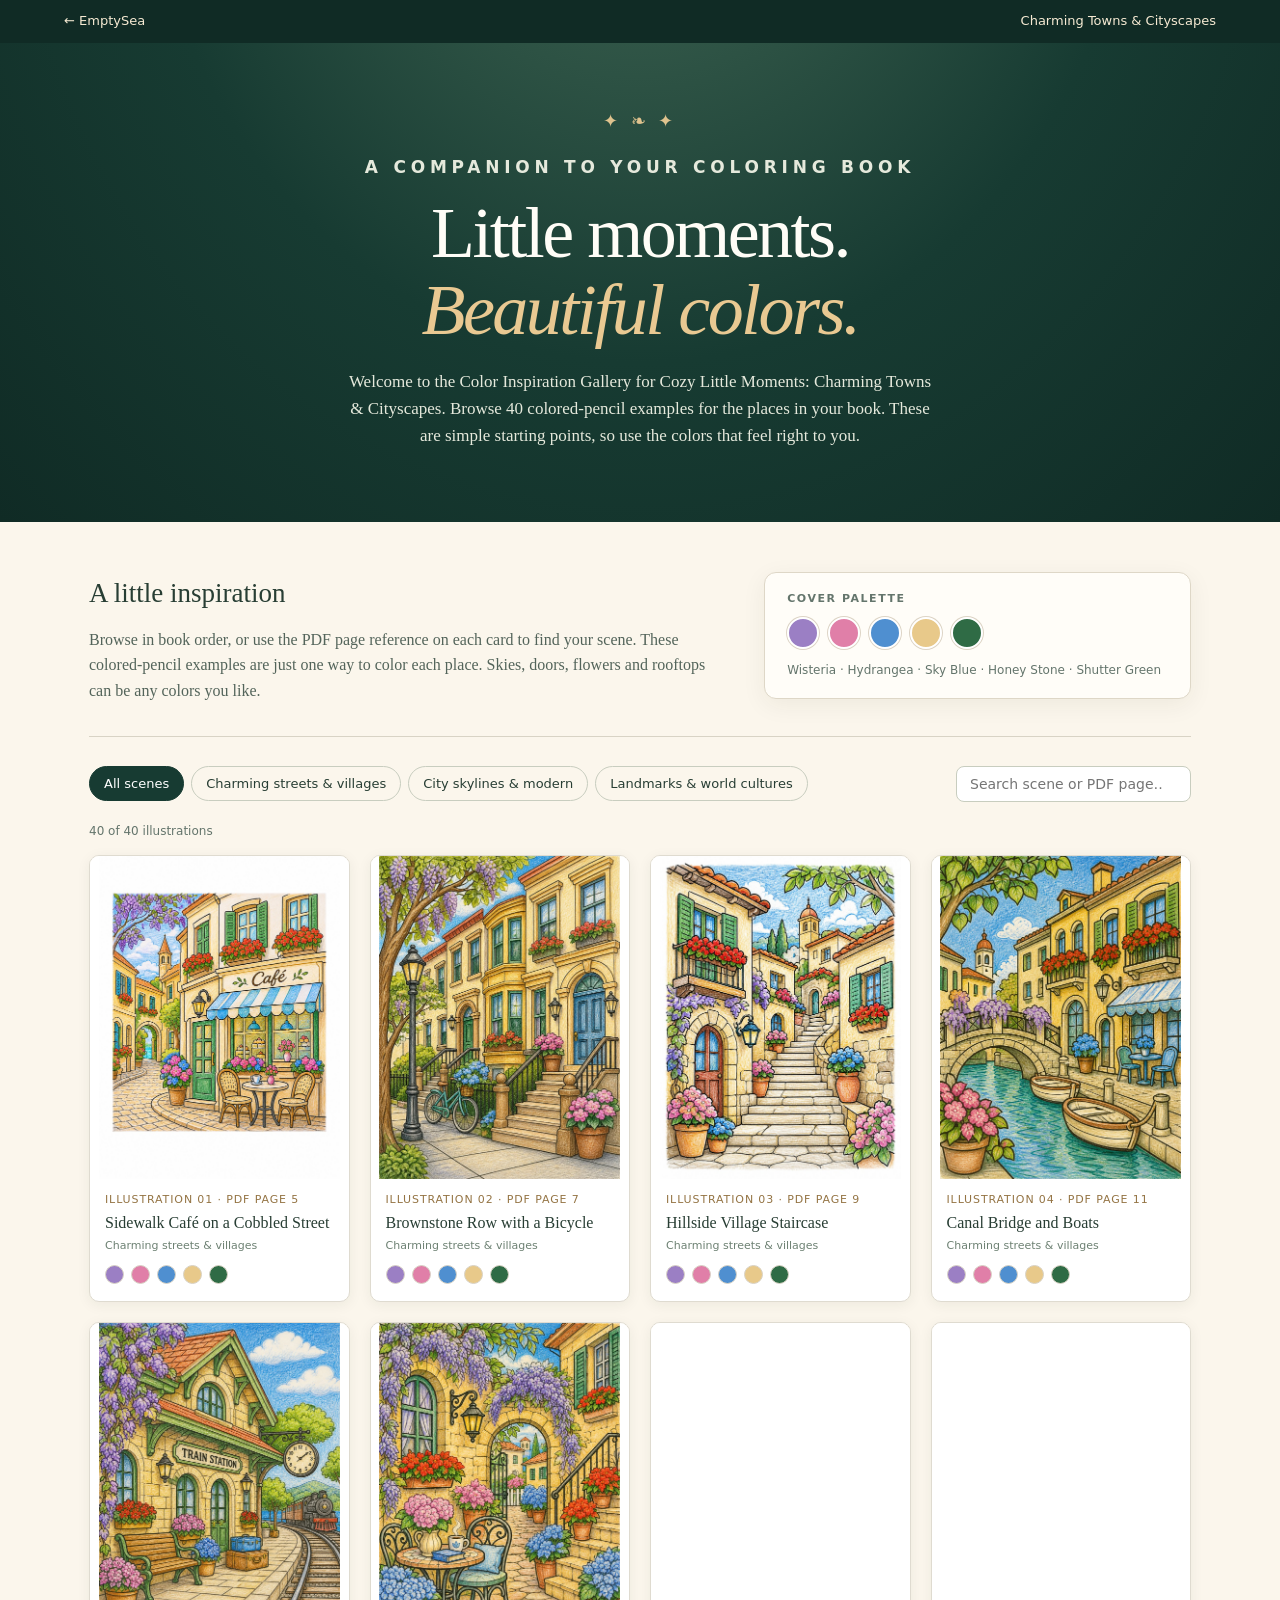
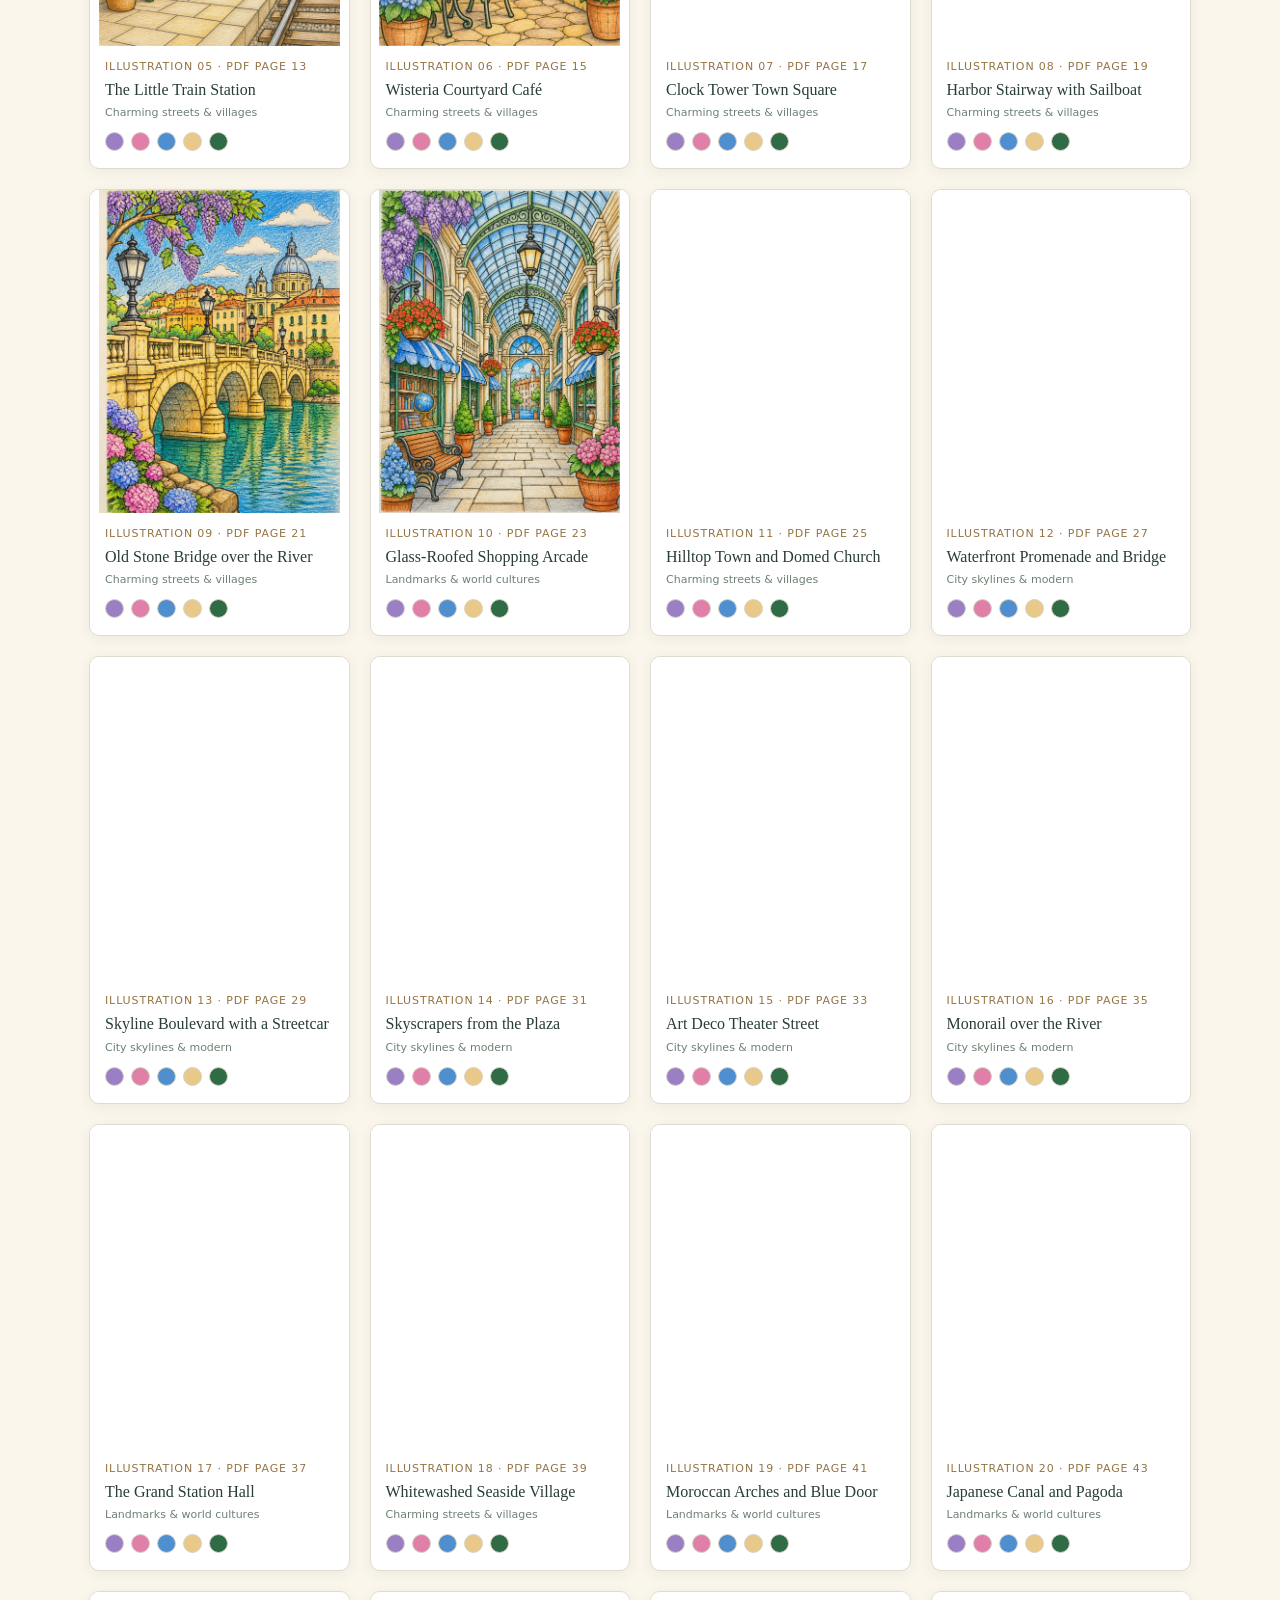
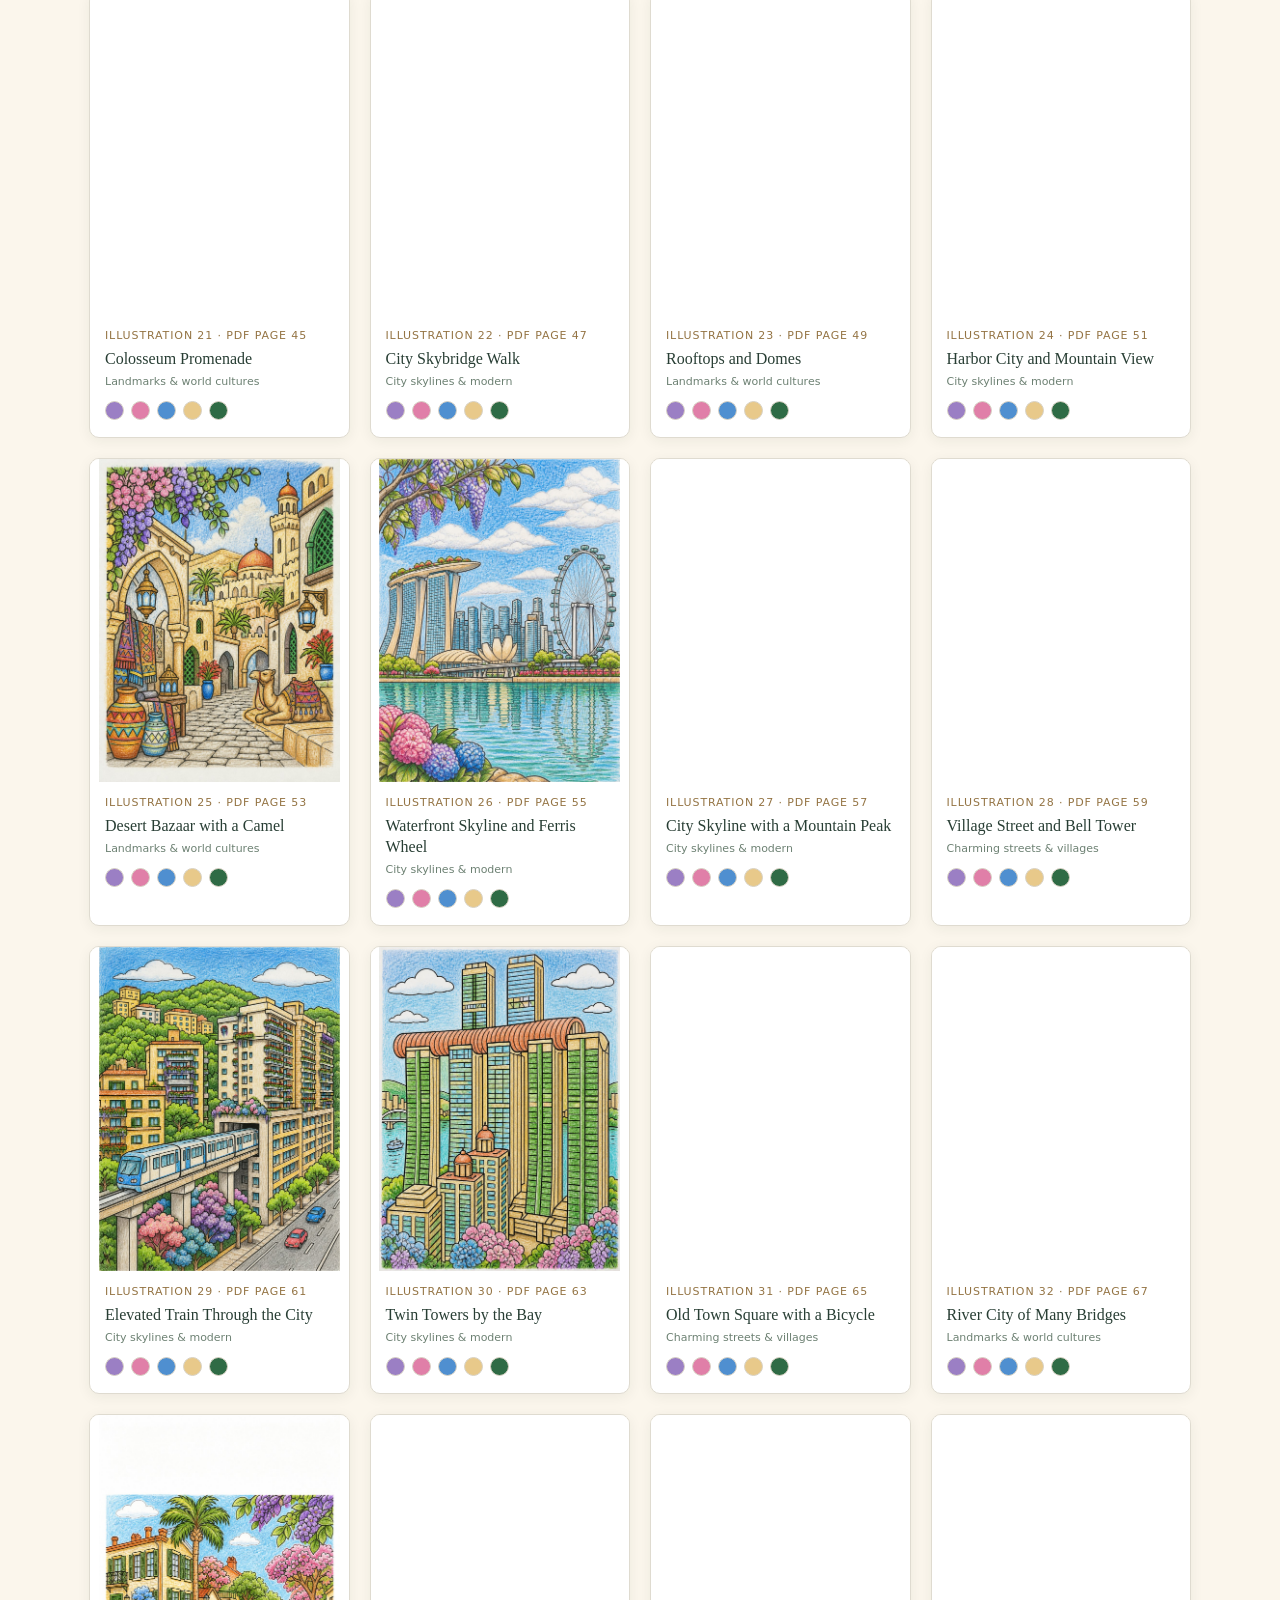
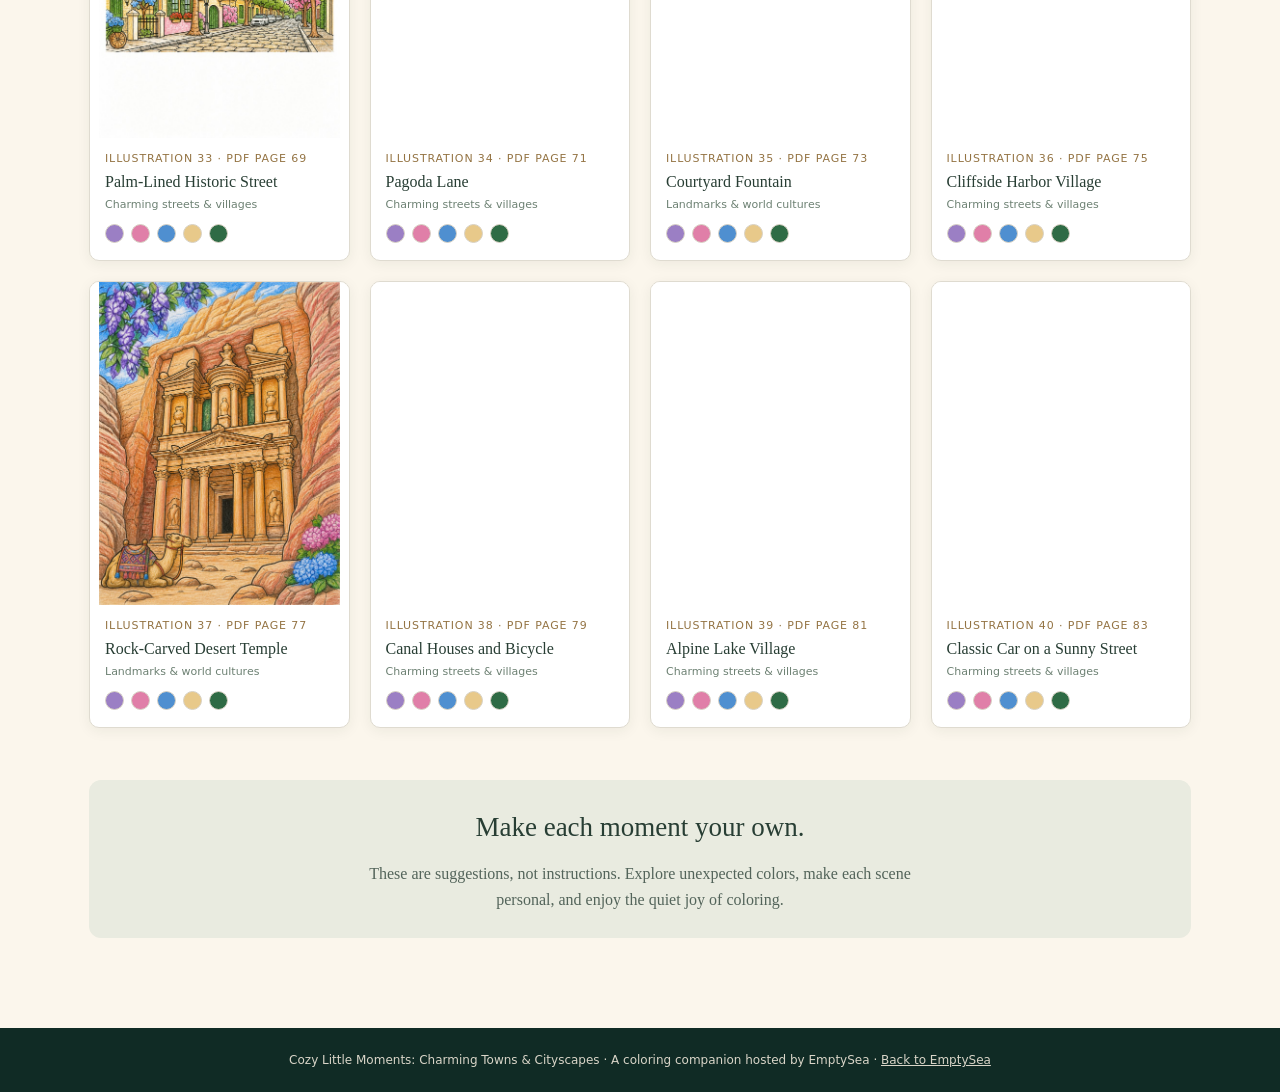
<file: cozy-little-moments/charming-towns-cityscapes/index.html>
<!doctype html>
<html lang="en">
<head>
<meta charset="utf-8"><meta name="viewport" content="width=device-width, initial-scale=1">
<meta name="description" content="A companion color-inspiration gallery for Cozy Little Moments: Charming Towns &amp; Cityscapes, a relaxing coloring book for adults.">
<meta name="theme-color" content="#183a30"><title>Color Inspiration | Charming Towns &amp; Cityscapes</title>
<link rel="icon" href="/favicon.svg" type="image/svg+xml">
<style>
:root{--pine:#173b32;--pine-dark:#102b25;--cream:#fbf6ec;--ivory:#fffdf7;--wine:#863f42;--gold:#ae854a;--ink:#283e34;--muted:#64756c}
*{box-sizing:border-box}body{margin:0;background:var(--cream);color:var(--ink);font:16px/1.6 Georgia,"Times New Roman",serif}
a{color:inherit}button,input{font:inherit}button{cursor:pointer}
.topbar{background:var(--pine-dark);color:#f6ead3;padding:13px clamp(20px,5vw,72px);display:flex;justify-content:space-between;align-items:center;gap:16px;font:13px/1.3 system-ui,sans-serif}
.topbar a{text-decoration:none}.topbar a:hover{text-decoration:underline}
.hero{background:radial-gradient(ellipse at 50% -50%,#426855 0%,var(--pine) 55%,var(--pine-dark) 100%);color:var(--ivory);text-align:center;padding:64px 22px 72px}
.ornament{color:#dfc38e;letter-spacing:.22em;font-size:18px}.eyebrow{font:600 11px/1.4 system-ui,sans-serif;text-transform:uppercase;letter-spacing:.28em;color:#ebc990}
h1{font-size:clamp(36px,7vw,72px);line-height:1.06;letter-spacing:-.035em;font-weight:400;margin:16px auto;max-width:740px}
.hero p{max-width:590px;margin:20px auto 0;color:#e5e9dc;font-size:17px}.hero em{color:#e9c992}
main{max-width:1150px;margin:auto;padding:50px 24px 90px}
.intro{display:grid;grid-template-columns:1.5fr 1fr;gap:35px;align-items:start;border-bottom:1px solid #d8d3c5;padding-bottom:32px}
h2{font-size:27px;font-weight:400;margin:0 0 12px}.intro p{margin:0;color:#53645a}
.palette{background:#fffdf8;border:1px solid #ded7c7;border-radius:12px;padding:19px 22px;box-shadow:0 6px 24px #332b1610}.palette-label{font:600 11px system-ui,sans-serif;letter-spacing:.14em;text-transform:uppercase;color:var(--muted);margin:0 0 12px}
.swatches{display:flex;gap:9px}.swatch{height:32px;width:32px;border-radius:50%;border:2px solid #fff;box-shadow:0 0 0 1px #ddd4c5}.palette small{display:block;color:var(--muted);font:12px/1.5 system-ui,sans-serif;margin-top:12px}
.palette-switch{padding-top:25px;font:13px system-ui,sans-serif;color:var(--muted)}.palette-switch strong{margin-right:8px}.palette-switch button{padding:8px 12px;margin-right:5px;border:1px solid #b6c2b9;border-radius:20px;background:white;color:var(--pine)}.palette-switch button[aria-pressed="true"]{background:var(--pine);color:white}.palette-switch p{font-size:12px;margin:9px 0 0}.mini-colors{display:flex;gap:7px;margin-top:13px}.mini-colors i{width:19px;height:19px;border-radius:50%;display:inline-block;border:1px solid #d8d2c5}.controls{display:flex;flex-wrap:wrap;justify-content:space-between;gap:12px;align-items:center;padding:29px 0 22px}.filters{display:flex;gap:7px;flex-wrap:wrap}.filters button{font:13px system-ui,sans-serif;padding:9px 14px;border:1px solid #c8cdbf;border-radius:25px;background:transparent;color:var(--ink)}.filters button[aria-pressed=true]{background:var(--pine);color:white;border-color:var(--pine)}input{border:1px solid #c8cdbf;padding:9px 13px;border-radius:8px;max-width:100%;width:235px;background:white;font:14px system-ui,sans-serif}
.grid{display:grid;grid-template-columns:repeat(4,minmax(0,1fr));gap:20px}.tile{border:1px solid #dfdbd0;background:white;border-radius:10px;overflow:hidden;box-shadow:0 3px 14px #202e2310}.art{aspect-ratio:4/5;background:linear-gradient(150deg,#f7f2e7,#eee7d8);display:flex;align-items:center;justify-content:center;text-align:center;padding:22px;position:relative}.art:before{content:"✦";position:absolute;top:17%;font-size:54px;color:#d9c6a7;opacity:.65}.art span{position:relative;background:#faf7f0d9;border:1px solid #e0d6c5;border-radius:7px;padding:8px 12px;font:12px system-ui,sans-serif;color:#806e55}.art img{width:100%;height:100%;object-fit:contain;position:absolute;inset:0;background:#fff}.details{padding:14px 15px 17px}.number{font:11px system-ui,sans-serif;color:#947444;letter-spacing:.08em;text-transform:uppercase}.details h3{font-size:16px;font-weight:400;line-height:1.32;margin:6px 0}.category{font:11px system-ui,sans-serif;color:#6d8173}.count{font:12px system-ui,sans-serif;color:var(--muted);margin:0 0 17px}.empty{padding:30px;text-align:center;color:var(--muted)}.callout{margin-top:52px;padding:26px;background:#e9ebe0;border-radius:12px;text-align:center}.callout p{margin:8px auto 0;max-width:550px;color:#53645a}footer{text-align:center;background:var(--pine-dark);color:#d9d5c8;padding:25px 16px;font:12px system-ui,sans-serif}
@media(max-width:850px){.grid{grid-template-columns:repeat(3,minmax(0,1fr))}.intro{grid-template-columns:1fr}}@media(max-width:600px){.grid{grid-template-columns:repeat(2,minmax(0,1fr));gap:12px}.details{padding:11px}.hero{padding:46px 20px 55px}.topbar{font-size:12px}}
@media(prefers-reduced-motion:no-preference){.tile{transition:transform .2s}.tile:hover{transform:translateY(-3px)}}
</style>
</head>
<body>
<header class="topbar"><a href="/">← EmptySea</a><span>Charming Towns &amp; Cityscapes</span></header>
<section class="hero"><div class="ornament" aria-hidden="true">✦ ❧ ✦</div><p class="eyebrow">A companion to your coloring book</p><h1>Little moments.<br><em>Beautiful colors.</em></h1><p>Welcome to the Color Inspiration Gallery for Cozy Little Moments: Charming Towns &amp; Cityscapes. Browse 40 colored-pencil examples for the places in your book. These are simple starting points, so use the colors that feel right to you.</p></section>
<main><div class="intro"><div><h2>A little inspiration</h2><p>Browse in book order, or use the PDF page reference on each card to find your scene. These colored-pencil examples are just one way to color each place. Skies, doors, flowers and rooftops can be any colors you like.</p></div><aside class="palette"><div class="palette-label">Cover palette</div><div class="swatches" aria-label="Wisteria lavender, hydrangea pink, sky blue, honey stone, shutter green"><span class="swatch" style="background:#9b7fc4"></span><span class="swatch" style="background:#e07fa8"></span><span class="swatch" style="background:#4f8fd0"></span><span class="swatch" style="background:#e8c98a"></span><span class="swatch" style="background:#2f6b45"></span></div><small>Wisteria · Hydrangea · Sky Blue · Honey Stone · Shutter Green</small></aside></div>
<div class="controls"><div class="filters" id="filters" aria-label="Filter gallery"><button type="button" data-filter="All" aria-pressed="true">All scenes</button><button type="button" data-filter="Charming streets & villages" aria-pressed="false">Charming streets &amp; villages</button><button type="button" data-filter="City skylines & modern" aria-pressed="false">City skylines &amp; modern</button><button type="button" data-filter="Landmarks & world cultures" aria-pressed="false">Landmarks &amp; world cultures</button></div><label><span style="position:absolute;left:-9999px">Search scene names</span><input id="search" type="search" placeholder="Search scene or PDF page…" autocomplete="off"></label></div>
<p id="count" class="count" aria-live="polite"></p><div id="grid" class="grid"></div>
<section class="callout"><h2>Make each moment your own.</h2><p>These are suggestions, not instructions. Explore unexpected colors, make each scene personal, and enjoy the quiet joy of coloring.</p></section>
</main><footer>Cozy Little Moments: Charming Towns &amp; Cityscapes · A coloring companion hosted by EmptySea · <a href="/">Back to EmptySea</a></footer>
<script>
const scenes=[{"page":1,"pdfPage":5,"title":"Sidewalk Café on a Cobbled Street","category":"Charming streets & villages","image":"assets/color-01.jpg"},{"page":2,"pdfPage":7,"title":"Brownstone Row with a Bicycle","category":"Charming streets & villages","image":"assets/color-02.jpg"},{"page":3,"pdfPage":9,"title":"Hillside Village Staircase","category":"Charming streets & villages","image":"assets/color-03.jpg"},{"page":4,"pdfPage":11,"title":"Canal Bridge and Boats","category":"Charming streets & villages","image":"assets/color-04.jpg"},{"page":5,"pdfPage":13,"title":"The Little Train Station","category":"Charming streets & villages","image":"assets/color-05.jpg"},{"page":6,"pdfPage":15,"title":"Wisteria Courtyard Café","category":"Charming streets & villages","image":"assets/color-06.jpg"},{"page":7,"pdfPage":17,"title":"Clock Tower Town Square","category":"Charming streets & villages","image":"assets/color-07.jpg"},{"page":8,"pdfPage":19,"title":"Harbor Stairway with Sailboat","category":"Charming streets & villages","image":"assets/color-08.jpg"},{"page":9,"pdfPage":21,"title":"Old Stone Bridge over the River","category":"Charming streets & villages","image":"assets/color-09.jpg"},{"page":10,"pdfPage":23,"title":"Glass-Roofed Shopping Arcade","category":"Landmarks & world cultures","image":"assets/color-10.jpg"},{"page":11,"pdfPage":25,"title":"Hilltop Town and Domed Church","category":"Charming streets & villages","image":"assets/color-11.jpg"},{"page":12,"pdfPage":27,"title":"Waterfront Promenade and Bridge","category":"City skylines & modern","image":"assets/color-12.jpg"},{"page":13,"pdfPage":29,"title":"Skyline Boulevard with a Streetcar","category":"City skylines & modern","image":"assets/color-13.jpg"},{"page":14,"pdfPage":31,"title":"Skyscrapers from the Plaza","category":"City skylines & modern","image":"assets/color-14.jpg"},{"page":15,"pdfPage":33,"title":"Art Deco Theater Street","category":"City skylines & modern","image":"assets/color-15.jpg"},{"page":16,"pdfPage":35,"title":"Monorail over the River","category":"City skylines & modern","image":"assets/color-16.jpg"},{"page":17,"pdfPage":37,"title":"The Grand Station Hall","category":"Landmarks & world cultures","image":"assets/color-17.jpg"},{"page":18,"pdfPage":39,"title":"Whitewashed Seaside Village","category":"Charming streets & villages","image":"assets/color-18.jpg"},{"page":19,"pdfPage":41,"title":"Moroccan Arches and Blue Door","category":"Landmarks & world cultures","image":"assets/color-19.jpg"},{"page":20,"pdfPage":43,"title":"Japanese Canal and Pagoda","category":"Landmarks & world cultures","image":"assets/color-20.jpg"},{"page":21,"pdfPage":45,"title":"Colosseum Promenade","category":"Landmarks & world cultures","image":"assets/color-21.jpg"},{"page":22,"pdfPage":47,"title":"City Skybridge Walk","category":"City skylines & modern","image":"assets/color-22.jpg"},{"page":23,"pdfPage":49,"title":"Rooftops and Domes","category":"Landmarks & world cultures","image":"assets/color-23.jpg"},{"page":24,"pdfPage":51,"title":"Harbor City and Mountain View","category":"City skylines & modern","image":"assets/color-24.jpg"},{"page":25,"pdfPage":53,"title":"Desert Bazaar with a Camel","category":"Landmarks & world cultures","image":"assets/color-25.jpg"},{"page":26,"pdfPage":55,"title":"Waterfront Skyline and Ferris Wheel","category":"City skylines & modern","image":"assets/color-26.jpg"},{"page":27,"pdfPage":57,"title":"City Skyline with a Mountain Peak","category":"City skylines & modern","image":"assets/color-27.jpg"},{"page":28,"pdfPage":59,"title":"Village Street and Bell Tower","category":"Charming streets & villages","image":"assets/color-28.jpg"},{"page":29,"pdfPage":61,"title":"Elevated Train Through the City","category":"City skylines & modern","image":"assets/color-29.jpg"},{"page":30,"pdfPage":63,"title":"Twin Towers by the Bay","category":"City skylines & modern","image":"assets/color-30.jpg"},{"page":31,"pdfPage":65,"title":"Old Town Square with a Bicycle","category":"Charming streets & villages","image":"assets/color-31.jpg"},{"page":32,"pdfPage":67,"title":"River City of Many Bridges","category":"Landmarks & world cultures","image":"assets/color-32.jpg"},{"page":33,"pdfPage":69,"title":"Palm-Lined Historic Street","category":"Charming streets & villages","image":"assets/color-33.jpg"},{"page":34,"pdfPage":71,"title":"Pagoda Lane","category":"Charming streets & villages","image":"assets/color-34.jpg"},{"page":35,"pdfPage":73,"title":"Courtyard Fountain","category":"Landmarks & world cultures","image":"assets/color-35.jpg"},{"page":36,"pdfPage":75,"title":"Cliffside Harbor Village","category":"Charming streets & villages","image":"assets/color-36.jpg"},{"page":37,"pdfPage":77,"title":"Rock-Carved Desert Temple","category":"Landmarks & world cultures","image":"assets/color-37.jpg"},{"page":38,"pdfPage":79,"title":"Canal Houses and Bicycle","category":"Charming streets & villages","image":"assets/color-38.jpg"},{"page":39,"pdfPage":81,"title":"Alpine Lake Village","category":"Charming streets & villages","image":"assets/color-39.jpg"},{"page":40,"pdfPage":83,"title":"Classic Car on a Sunny Street","category":"Charming streets & villages","image":"assets/color-40.jpg"}];
let filter="All";let search="";let palette="traditional";const palettes={traditional:["#9b7fc4", "#e07fa8", "#4f8fd0", "#e8c98a", "#2f6b45"]};
const grid=document.getElementById("grid"),count=document.getElementById("count");
function render(){const shown=scenes.filter(s=>(filter==="All"||s.category===filter)&&(s.title+" "+String(s.page).padStart(2,"0")+" pdf "+s.pdfPage).toLowerCase().includes(search));grid.replaceChildren();const frag=document.createDocumentFragment();for(const s of shown){const card=document.createElement("article");card.className="tile";const art=document.createElement("div");art.className="art";if(s.image){const img=document.createElement("img");img.src=s.image;img.alt="Color example for "+s.title;img.loading="lazy";img.decoding="async";const link=document.createElement("a");link.href=s.image;link.target="_blank";link.rel="noopener";link.style.cssText="position:absolute;inset:0";link.setAttribute("aria-label","View larger: "+s.title);link.append(img);art.append(link)}else{const span=document.createElement("span");span.textContent="Color example coming soon";art.append(span)}const details=document.createElement("div");details.className="details";const num=document.createElement("div");num.className="number";num.textContent="Illustration "+String(s.page).padStart(2,"0")+" · PDF page "+s.pdfPage;const title=document.createElement("h3");title.textContent=s.title;const cat=document.createElement("div");cat.className="category";cat.textContent=s.category;const colors=document.createElement("div");colors.className="mini-colors";colors.setAttribute("aria-label",palette==="traditional"?"Garden Sage suggested colors":"Dusty Rose Cottage suggested colors");for(const color of palettes[palette]){const dot=document.createElement("i");dot.style.background=color;colors.append(dot)}details.append(num,title,cat,colors);card.append(art,details);frag.append(card)}grid.append(frag);count.textContent=shown.length+" of 40 illustrations";if(!shown.length){const p=document.createElement("p");p.className="empty";p.textContent="No scenes match that search.";grid.append(p)}}
document.getElementById("filters").addEventListener("click",e=>{if(e.target.matches("button[data-filter]")){filter=e.target.dataset.filter;for(const b of document.querySelectorAll("[data-filter]"))b.setAttribute("aria-pressed",String(b===e.target));render()}});
document.getElementById("search").addEventListener("input",e=>{search=e.target.value.toLowerCase().trim();render()});render();
</script>
</body></html>
</file>
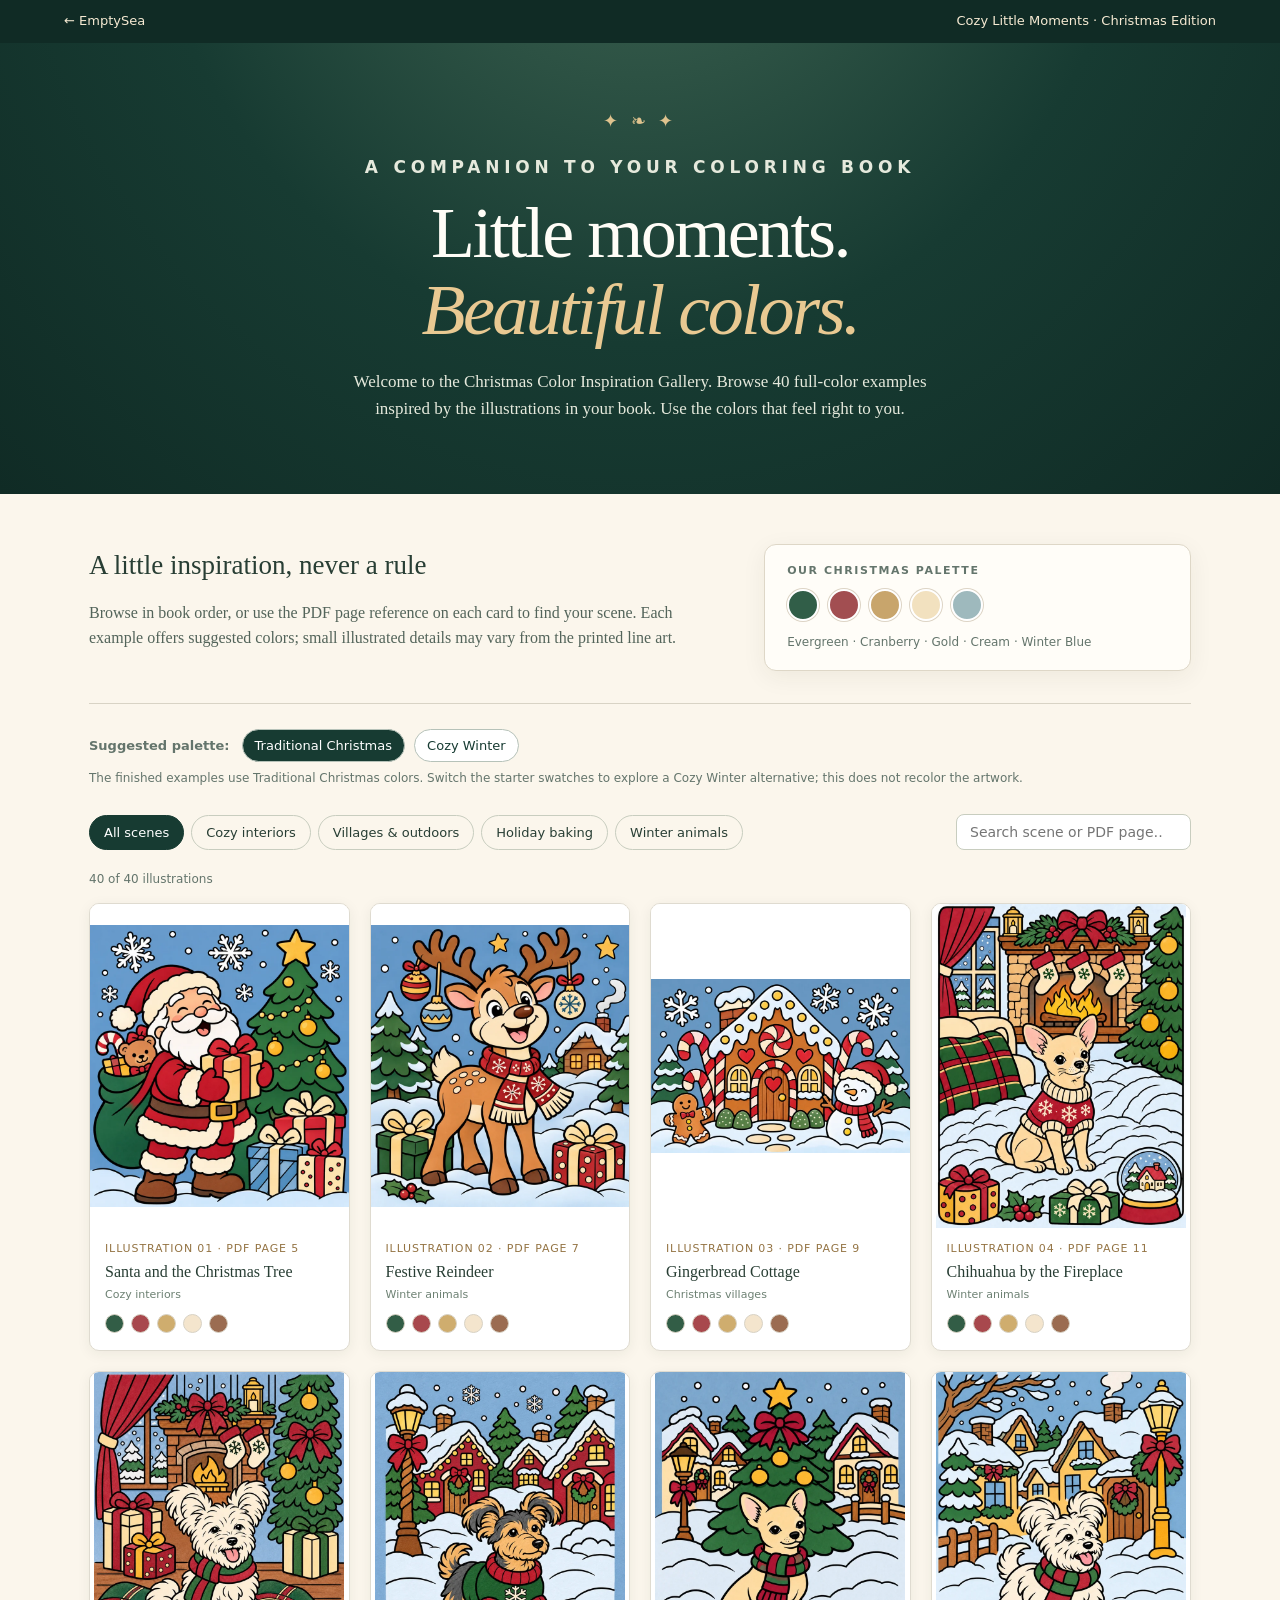
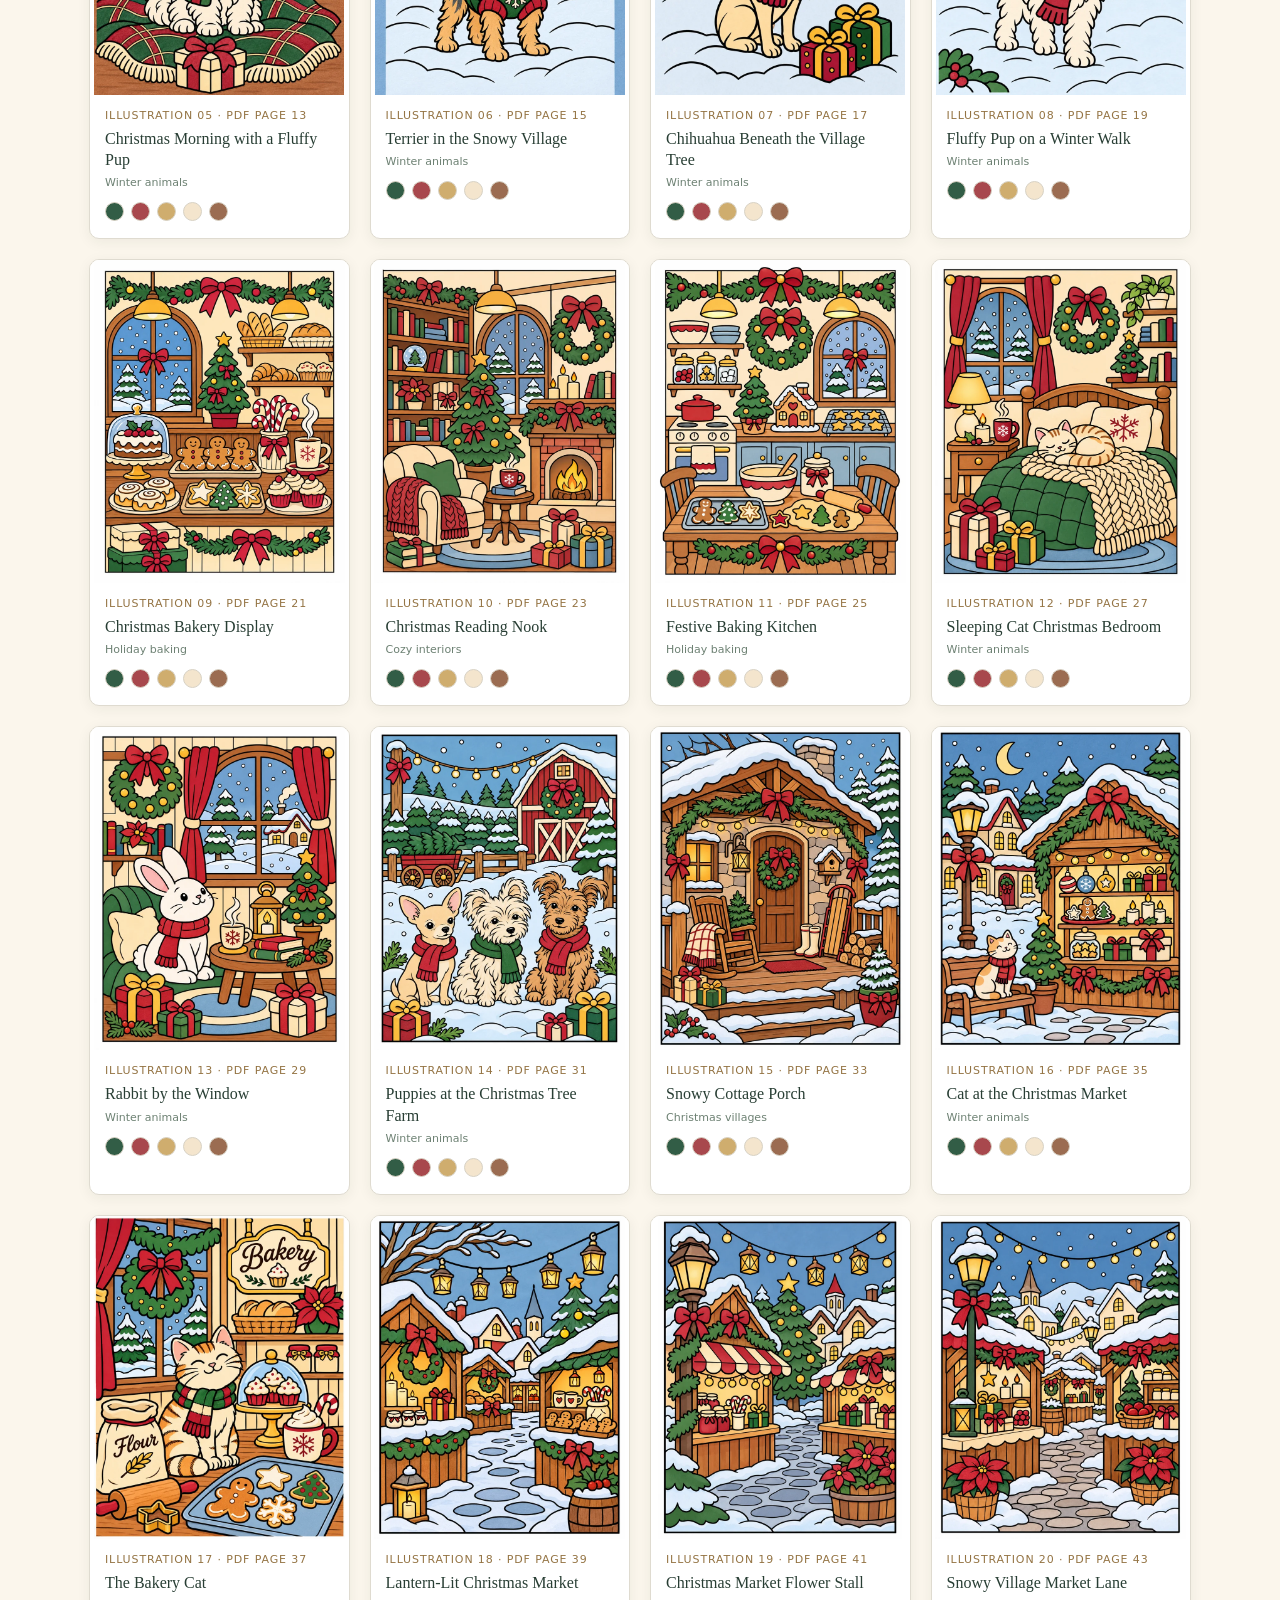
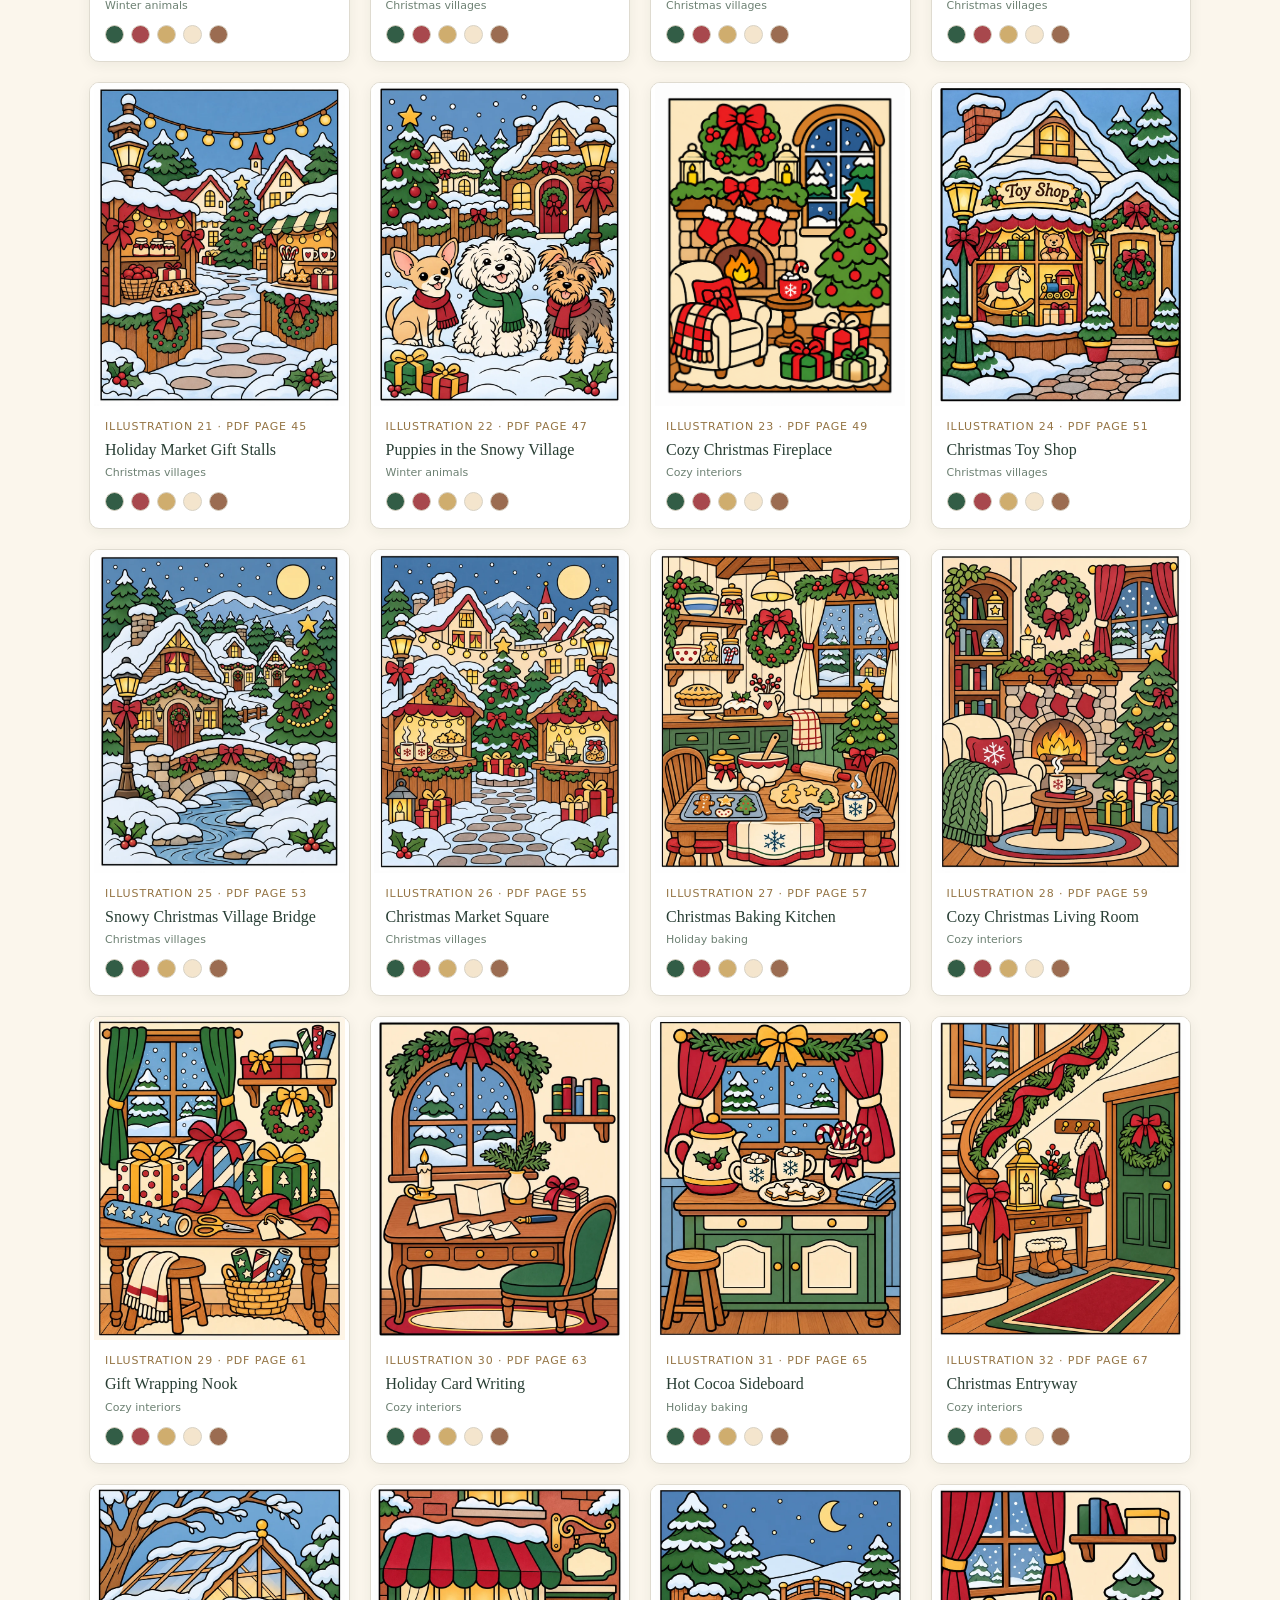
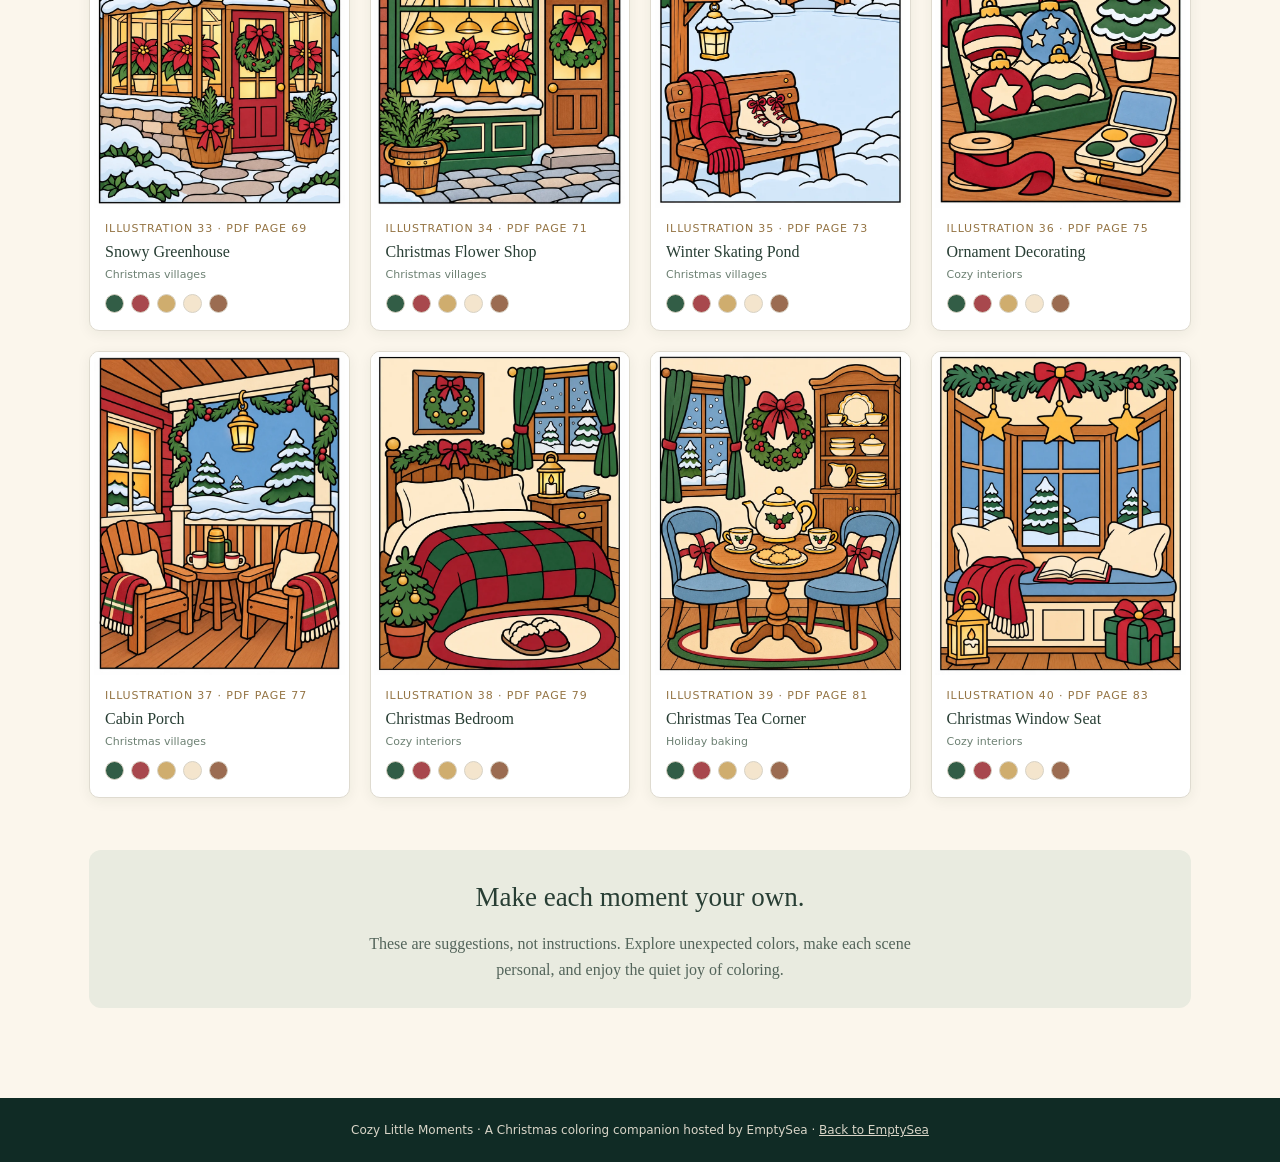
<file: cozy-little-moments/christmas/index.html>
<!doctype html>
<html lang="en">
<head>
<meta charset="utf-8"><meta name="viewport" content="width=device-width, initial-scale=1">
<meta name="description" content="A companion color-inspiration gallery for Cozy Little Moments: Christmas Edition.">
<meta name="theme-color" content="#183a30"><title>Christmas Color Inspiration | Cozy Little Moments</title>
<link rel="icon" href="/favicon.svg" type="image/svg+xml">
<style>
:root{--pine:#173b32;--pine-dark:#102b25;--cream:#fbf6ec;--ivory:#fffdf7;--wine:#863f42;--gold:#ae854a;--ink:#283e34;--muted:#64756c}
*{box-sizing:border-box}body{margin:0;background:var(--cream);color:var(--ink);font:16px/1.6 Georgia,"Times New Roman",serif}
a{color:inherit}button,input{font:inherit}button{cursor:pointer}
.topbar{background:var(--pine-dark);color:#f6ead3;padding:13px clamp(20px,5vw,72px);display:flex;justify-content:space-between;align-items:center;gap:16px;font:13px/1.3 system-ui,sans-serif}
.topbar a{text-decoration:none}.topbar a:hover{text-decoration:underline}
.hero{background:radial-gradient(ellipse at 50% -50%,#426855 0%,var(--pine) 55%,var(--pine-dark) 100%);color:var(--ivory);text-align:center;padding:64px 22px 72px}
.ornament{color:#dfc38e;letter-spacing:.22em;font-size:18px}.eyebrow{font:600 11px/1.4 system-ui,sans-serif;text-transform:uppercase;letter-spacing:.28em;color:#ebc990}
h1{font-size:clamp(36px,7vw,72px);line-height:1.06;letter-spacing:-.035em;font-weight:400;margin:16px auto;max-width:740px}
.hero p{max-width:590px;margin:20px auto 0;color:#e5e9dc;font-size:17px}.hero em{color:#e9c992}
main{max-width:1150px;margin:auto;padding:50px 24px 90px}
.intro{display:grid;grid-template-columns:1.5fr 1fr;gap:35px;align-items:start;border-bottom:1px solid #d8d3c5;padding-bottom:32px}
h2{font-size:27px;font-weight:400;margin:0 0 12px}.intro p{margin:0;color:#53645a}
.palette{background:#fffdf8;border:1px solid #ded7c7;border-radius:12px;padding:19px 22px;box-shadow:0 6px 24px #332b1610}.palette-label{font:600 11px system-ui,sans-serif;letter-spacing:.14em;text-transform:uppercase;color:var(--muted);margin:0 0 12px}
.swatches{display:flex;gap:9px}.swatch{height:32px;width:32px;border-radius:50%;border:2px solid #fff;box-shadow:0 0 0 1px #ddd4c5}.palette small{display:block;color:var(--muted);font:12px/1.5 system-ui,sans-serif;margin-top:12px}
.palette-switch{padding-top:25px;font:13px system-ui,sans-serif;color:var(--muted)}.palette-switch strong{margin-right:8px}.palette-switch button{padding:8px 12px;margin-right:5px;border:1px solid #b6c2b9;border-radius:20px;background:white;color:var(--pine)}.palette-switch button[aria-pressed="true"]{background:var(--pine);color:white}.palette-switch p{font-size:12px;margin:9px 0 0}.mini-colors{display:flex;gap:7px;margin-top:13px}.mini-colors i{width:19px;height:19px;border-radius:50%;display:inline-block;border:1px solid #d8d2c5}.controls{display:flex;flex-wrap:wrap;justify-content:space-between;gap:12px;align-items:center;padding:29px 0 22px}.filters{display:flex;gap:7px;flex-wrap:wrap}.filters button{font:13px system-ui,sans-serif;padding:9px 14px;border:1px solid #c8cdbf;border-radius:25px;background:transparent;color:var(--ink)}.filters button[aria-pressed=true]{background:var(--pine);color:white;border-color:var(--pine)}input{border:1px solid #c8cdbf;padding:9px 13px;border-radius:8px;max-width:100%;width:235px;background:white;font:14px system-ui,sans-serif}
.grid{display:grid;grid-template-columns:repeat(4,minmax(0,1fr));gap:20px}.tile{border:1px solid #dfdbd0;background:white;border-radius:10px;overflow:hidden;box-shadow:0 3px 14px #202e2310}.art{aspect-ratio:4/5;background:linear-gradient(150deg,#f7f2e7,#eee7d8);display:flex;align-items:center;justify-content:center;text-align:center;padding:22px;position:relative}.art:before{content:"✦";position:absolute;top:17%;font-size:54px;color:#d9c6a7;opacity:.65}.art span{position:relative;background:#faf7f0d9;border:1px solid #e0d6c5;border-radius:7px;padding:8px 12px;font:12px system-ui,sans-serif;color:#806e55}.art img{width:100%;height:100%;object-fit:contain;position:absolute;inset:0;background:#fff}.details{padding:14px 15px 17px}.number{font:11px system-ui,sans-serif;color:#947444;letter-spacing:.08em;text-transform:uppercase}.details h3{font-size:16px;font-weight:400;line-height:1.32;margin:6px 0}.category{font:11px system-ui,sans-serif;color:#6d8173}.count{font:12px system-ui,sans-serif;color:var(--muted);margin:0 0 17px}.empty{padding:30px;text-align:center;color:var(--muted)}.callout{margin-top:52px;padding:26px;background:#e9ebe0;border-radius:12px;text-align:center}.callout p{margin:8px auto 0;max-width:550px;color:#53645a}footer{text-align:center;background:var(--pine-dark);color:#d9d5c8;padding:25px 16px;font:12px system-ui,sans-serif}
@media(max-width:850px){.grid{grid-template-columns:repeat(3,minmax(0,1fr))}.intro{grid-template-columns:1fr}}@media(max-width:600px){.grid{grid-template-columns:repeat(2,minmax(0,1fr));gap:12px}.details{padding:11px}.hero{padding:46px 20px 55px}.topbar{font-size:12px}}
@media(prefers-reduced-motion:no-preference){.tile{transition:transform .2s}.tile:hover{transform:translateY(-3px)}}
</style>
</head>
<body>
<header class="topbar"><a href="/">← EmptySea</a><span>Cozy Little Moments · Christmas Edition</span></header>
<section class="hero"><div class="ornament" aria-hidden="true">✦ ❧ ✦</div><p class="eyebrow">A companion to your coloring book</p><h1>Little moments.<br><em>Beautiful colors.</em></h1><p>Welcome to the Christmas Color Inspiration Gallery. Browse 40 full-color examples inspired by the illustrations in your book. Use the colors that feel right to you.</p></section>
<main><div class="intro"><div><h2>A little inspiration, never a rule</h2><p>Browse in book order, or use the PDF page reference on each card to find your scene. Each example offers suggested colors; small illustrated details may vary from the printed line art.</p></div><aside class="palette"><div class="palette-label">Our Christmas palette</div><div class="swatches" aria-label="Evergreen, cranberry, golden honey, warm cream, winter blue"><span class="swatch" style="background:#315e48"></span><span class="swatch" style="background:#a24e51"></span><span class="swatch" style="background:#c8a56c"></span><span class="swatch" style="background:#f2e1bf"></span><span class="swatch" style="background:#9eb9bd"></span></div><small>Evergreen · Cranberry · Gold · Cream · Winter Blue</small></aside></div>
<div class="palette-switch"><strong>Suggested palette:</strong> <button type="button" data-palette="traditional" aria-pressed="true">Traditional Christmas</button> <button type="button" data-palette="winter" aria-pressed="false">Cozy Winter</button><p>The finished examples use Traditional Christmas colors. Switch the starter swatches to explore a Cozy Winter alternative; this does not recolor the artwork.</p></div><div class="controls"><div class="filters" id="filters" aria-label="Filter gallery"><button type="button" data-filter="All" aria-pressed="true">All scenes</button><button type="button" data-filter="Cozy interiors" aria-pressed="false">Cozy interiors</button><button type="button" data-filter="Christmas villages" aria-pressed="false">Villages & outdoors</button><button type="button" data-filter="Holiday baking" aria-pressed="false">Holiday baking</button><button type="button" data-filter="Winter animals" aria-pressed="false">Winter animals</button></div><label><span style="position:absolute;left:-9999px">Search scene names</span><input id="search" type="search" placeholder="Search scene or PDF page…" autocomplete="off"></label></div>
<p id="count" class="count" aria-live="polite"></p><div id="grid" class="grid"></div>
<section class="callout"><h2>Make each moment your own.</h2><p>These are suggestions, not instructions. Explore unexpected colors, make each scene personal, and enjoy the quiet joy of coloring.</p></section>
</main><footer>Cozy Little Moments · A Christmas coloring companion hosted by EmptySea · <a href="/">Back to EmptySea</a></footer>
<script>
const scenes=[{"page":1,"pdfPage":5,"title":"Santa and the Christmas Tree","category":"Cozy interiors","image":"assets/illustration-01.svg"},{"page":2,"pdfPage":7,"title":"Festive Reindeer","category":"Winter animals","image":"assets/illustration-02.svg"},{"page":3,"pdfPage":9,"title":"Gingerbread Cottage","category":"Christmas villages","image":"assets/illustration-03.svg"},{"page":4,"pdfPage":11,"title":"Chihuahua by the Fireplace","category":"Winter animals","image":"assets/illustration-04-single-dog-v4.svg"},{"page":5,"pdfPage":13,"title":"Christmas Morning with a Fluffy Pup","category":"Winter animals","image":"assets/illustration-05-single-dog-v4.svg"},{"page":6,"pdfPage":15,"title":"Terrier in the Snowy Village","category":"Winter animals","image":"assets/illustration-06-single-dog-v4.svg"},{"page":7,"pdfPage":17,"title":"Chihuahua Beneath the Village Tree","category":"Winter animals","image":"assets/illustration-07-single-dog-v4.svg"},{"page":8,"pdfPage":19,"title":"Fluffy Pup on a Winter Walk","category":"Winter animals","image":"assets/illustration-08-single-dog-v4.svg"},{"page":9,"pdfPage":21,"title":"Christmas Bakery Display","category":"Holiday baking","image":"assets/illustration-09.svg"},{"page":10,"pdfPage":23,"title":"Christmas Reading Nook","category":"Cozy interiors","image":"assets/illustration-10.svg"},{"page":11,"pdfPage":25,"title":"Festive Baking Kitchen","category":"Holiday baking","image":"assets/illustration-11.svg"},{"page":12,"pdfPage":27,"title":"Sleeping Cat Christmas Bedroom","category":"Winter animals","image":"assets/illustration-12.svg"},{"page":13,"pdfPage":29,"title":"Rabbit by the Window","category":"Winter animals","image":"assets/illustration-13.svg"},{"page":14,"pdfPage":31,"title":"Puppies at the Christmas Tree Farm","category":"Winter animals","image":"assets/illustration-14.svg"},{"page":15,"pdfPage":33,"title":"Snowy Cottage Porch","category":"Christmas villages","image":"assets/illustration-15.svg"},{"page":16,"pdfPage":35,"title":"Cat at the Christmas Market","category":"Winter animals","image":"assets/illustration-16.svg"},{"page":17,"pdfPage":37,"title":"The Bakery Cat","category":"Winter animals","image":"assets/illustration-17.svg"},{"page":18,"pdfPage":39,"title":"Lantern-Lit Christmas Market","category":"Christmas villages","image":"assets/illustration-18.svg"},{"page":19,"pdfPage":41,"title":"Christmas Market Flower Stall","category":"Christmas villages","image":"assets/illustration-19.svg"},{"page":20,"pdfPage":43,"title":"Snowy Village Market Lane","category":"Christmas villages","image":"assets/illustration-20.svg"},{"page":21,"pdfPage":45,"title":"Holiday Market Gift Stalls","category":"Christmas villages","image":"assets/illustration-21.svg"},{"page":22,"pdfPage":47,"title":"Puppies in the Snowy Village","category":"Winter animals","image":"assets/illustration-22.svg"},{"page":23,"pdfPage":49,"title":"Cozy Christmas Fireplace","category":"Cozy interiors","image":"assets/illustration-23-fireplace-approved.png"},{"page":24,"pdfPage":51,"title":"Christmas Toy Shop","category":"Christmas villages","image":"assets/illustration-24.svg"},{"page":25,"pdfPage":53,"title":"Snowy Christmas Village Bridge","category":"Christmas villages","image":"assets/illustration-25.svg"},{"page":26,"pdfPage":55,"title":"Christmas Market Square","category":"Christmas villages","image":"assets/illustration-26.svg"},{"page":27,"pdfPage":57,"title":"Christmas Baking Kitchen","category":"Holiday baking","image":"assets/illustration-27.svg"},{"page":28,"pdfPage":59,"title":"Cozy Christmas Living Room","category":"Cozy interiors","image":"assets/illustration-28.svg"},{"page":29,"pdfPage":61,"title":"Gift Wrapping Nook","category":"Cozy interiors","image":"assets/illustration-29.svg"},{"page":30,"pdfPage":63,"title":"Holiday Card Writing","category":"Cozy interiors","image":"assets/illustration-30.svg"},{"page":31,"pdfPage":65,"title":"Hot Cocoa Sideboard","category":"Holiday baking","image":"assets/illustration-31.svg"},{"page":32,"pdfPage":67,"title":"Christmas Entryway","category":"Cozy interiors","image":"assets/illustration-32.svg"},{"page":33,"pdfPage":69,"title":"Snowy Greenhouse","category":"Christmas villages","image":"assets/illustration-33.svg"},{"page":34,"pdfPage":71,"title":"Christmas Flower Shop","category":"Christmas villages","image":"assets/illustration-34.svg"},{"page":35,"pdfPage":73,"title":"Winter Skating Pond","category":"Christmas villages","image":"assets/illustration-35.svg"},{"page":36,"pdfPage":75,"title":"Ornament Decorating","category":"Cozy interiors","image":"assets/illustration-36.svg"},{"page":37,"pdfPage":77,"title":"Cabin Porch","category":"Christmas villages","image":"assets/illustration-37.svg"},{"page":38,"pdfPage":79,"title":"Christmas Bedroom","category":"Cozy interiors","image":"assets/illustration-38.svg"},{"page":39,"pdfPage":81,"title":"Christmas Tea Corner","category":"Holiday baking","image":"assets/illustration-39.svg"},{"page":40,"pdfPage":83,"title":"Christmas Window Seat","category":"Cozy interiors","image":"assets/illustration-40.svg"}];
let filter="All";let search="";let palette="traditional";const palettes={traditional:["#325d46","#a8484d","#cfad6e","#f4e5cd","#9b6c51"],winter:["#7ca4b6","#d4dfe4","#f4eee5","#a6a4bc","#5a756e"]};
const grid=document.getElementById("grid"),count=document.getElementById("count");
function render(){const shown=scenes.filter(s=>(filter==="All"||s.category===filter)&&(s.title+" "+String(s.page).padStart(2,"0")+" pdf "+s.pdfPage).toLowerCase().includes(search));grid.replaceChildren();const frag=document.createDocumentFragment();for(const s of shown){const card=document.createElement("article");card.className="tile";const art=document.createElement("div");art.className="art";if(s.image){const img=document.createElement("img");img.src=s.image;img.alt="Suggested colors for "+s.title;img.loading="lazy";img.decoding="async";const link=document.createElement("a");link.href=s.image;link.target="_blank";link.rel="noopener";link.style.cssText="position:absolute;inset:0";link.setAttribute("aria-label","View larger: "+s.title);link.append(img);art.append(link)}else{const span=document.createElement("span");span.textContent="Color example coming soon";art.append(span)}const details=document.createElement("div");details.className="details";const num=document.createElement("div");num.className="number";num.textContent="Illustration "+String(s.page).padStart(2,"0")+" · PDF page "+s.pdfPage;const title=document.createElement("h3");title.textContent=s.title;const cat=document.createElement("div");cat.className="category";cat.textContent=s.category;const colors=document.createElement("div");colors.className="mini-colors";colors.setAttribute("aria-label",palette==="traditional"?"Traditional Christmas suggested colors":"Cozy Winter suggested colors");for(const color of palettes[palette]){const dot=document.createElement("i");dot.style.background=color;colors.append(dot)}details.append(num,title,cat,colors);card.append(art,details);frag.append(card)}grid.append(frag);count.textContent=shown.length+" of 40 illustrations";if(!shown.length){const p=document.createElement("p");p.className="empty";p.textContent="No scenes match that search.";grid.append(p)}}
document.getElementById("filters").addEventListener("click",e=>{if(e.target.matches("button[data-filter]")){filter=e.target.dataset.filter;for(const b of document.querySelectorAll("[data-filter]"))b.setAttribute("aria-pressed",String(b===e.target));render()}});
document.querySelector(".palette-switch").addEventListener("click",e=>{if(e.target.matches("button[data-palette]")){palette=e.target.dataset.palette;for(const b of document.querySelectorAll("[data-palette]"))b.setAttribute("aria-pressed",String(b===e.target));render()}});
document.getElementById("search").addEventListener("input",e=>{search=e.target.value.toLowerCase().trim();render()});render();
</script>
</body></html>
</file>
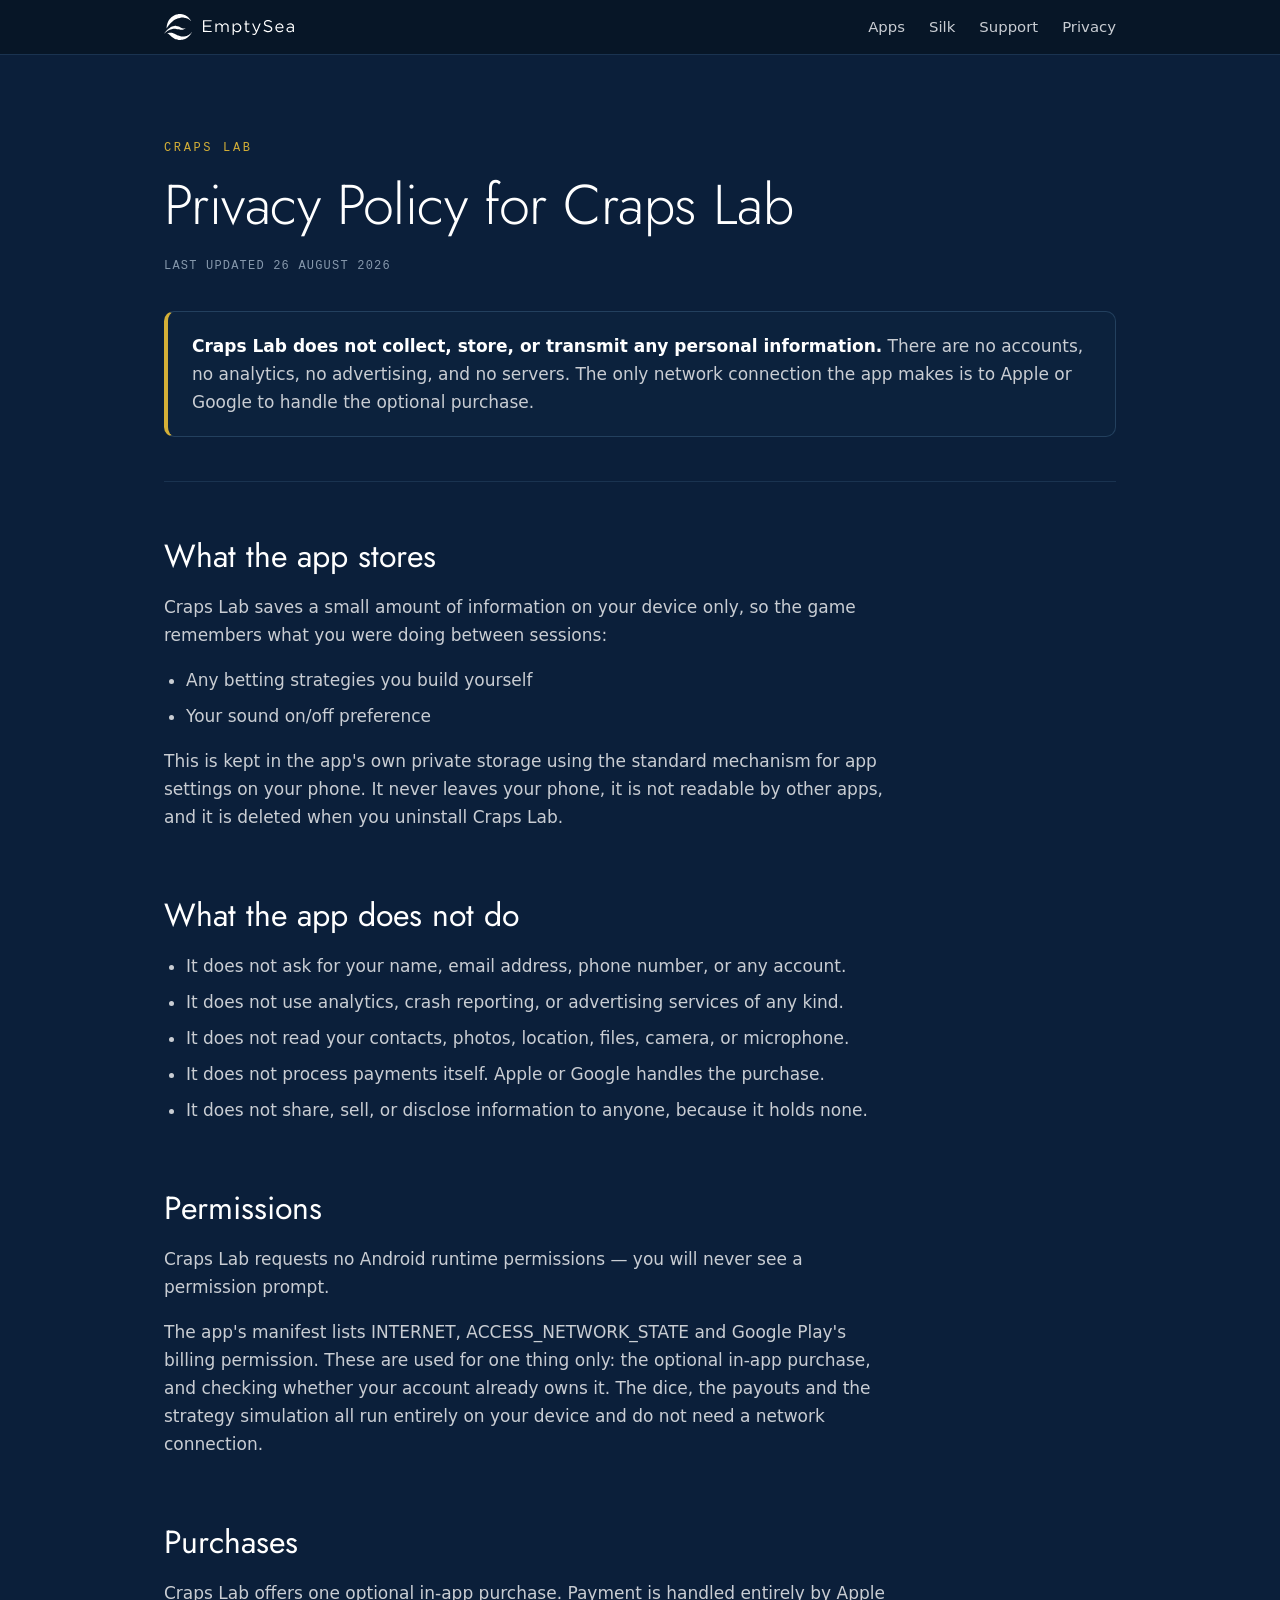
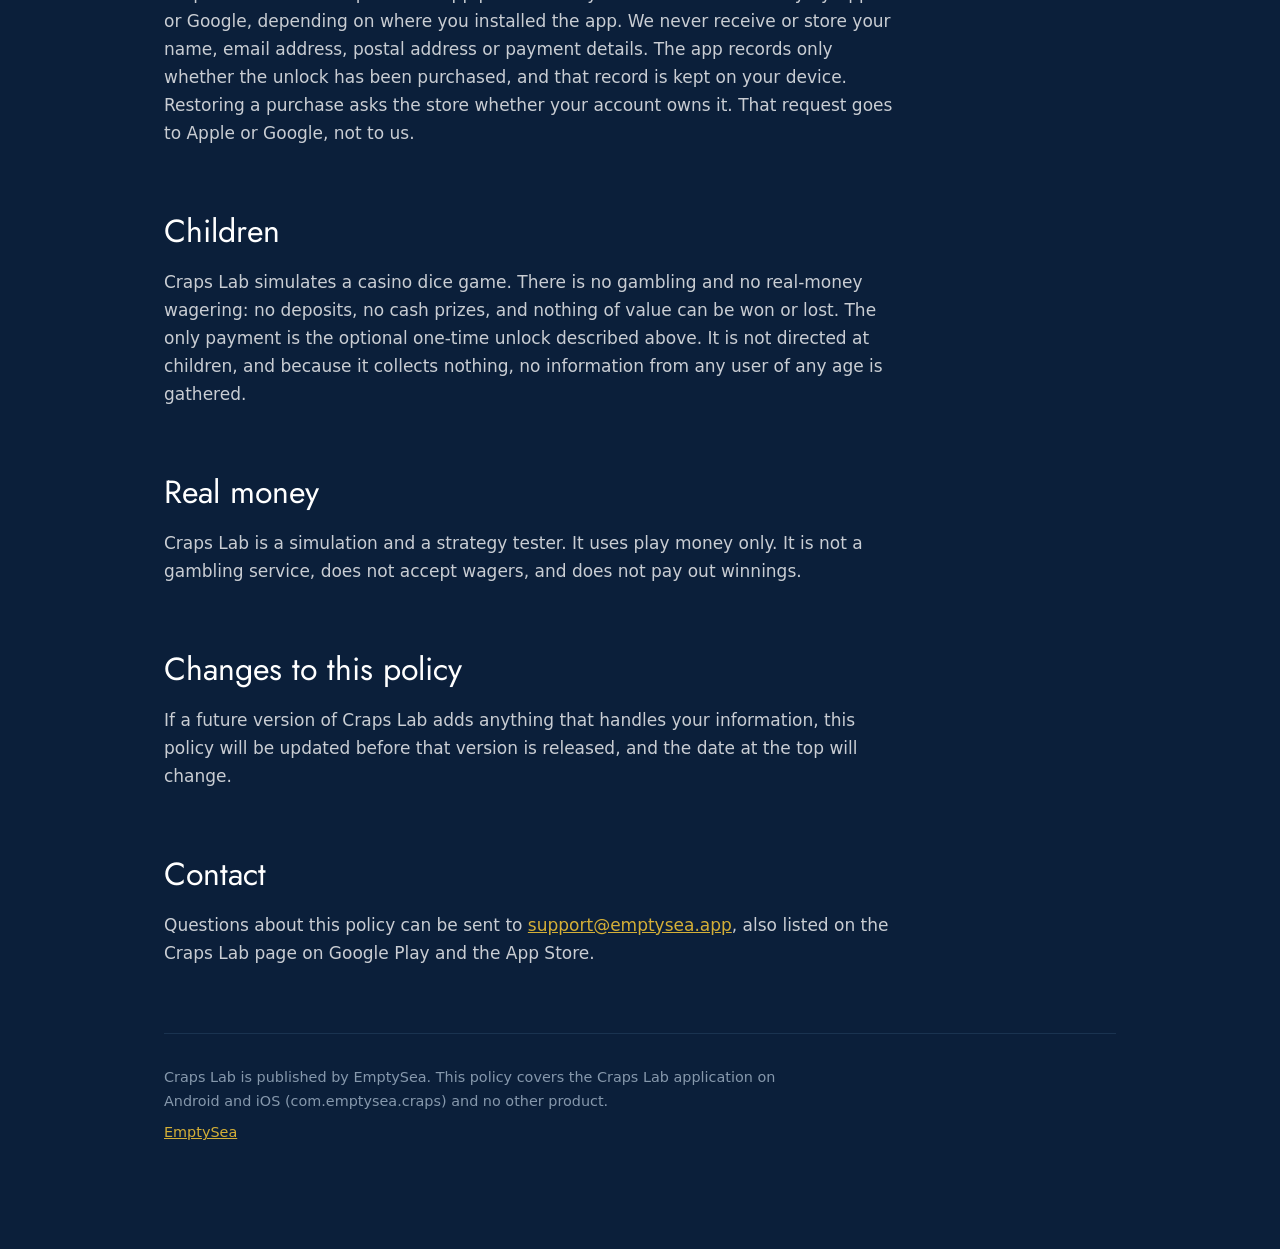
<file: privacy.html>
<!doctype html>
<html lang="en">
<head>
<meta charset="utf-8">
<meta name="viewport" content="width=device-width, initial-scale=1">
<meta name="description" content="Privacy policy for Craps Lab. The app collects, stores and transmits no personal information: no accounts, no analytics, no advertising, no servers.">
<meta name="color-scheme" content="dark">
<meta name="theme-color" content="#0B1F3A">
<meta property="og:title" content="Craps Lab Privacy Policy">
<meta property="og:description" content="Craps Lab collects nothing. No accounts, no analytics, no advertising, no servers.">
<meta property="og:type" content="article">
<link rel="icon" href="/favicon.svg" type="image/svg+xml">
<link rel="preconnect" href="https://fonts.googleapis.com">
<link rel="preconnect" href="https://fonts.gstatic.com" crossorigin>
<link rel="stylesheet" href="https://fonts.googleapis.com/css2?family=Jost:wght@300;400;500&display=swap">
<link rel="stylesheet" href="/site.css">
<title>Craps Lab Privacy Policy</title>
</head>
<body>

<div class="sitebar">
  <div class="row">
    <a class="brand" href="/">
      <img class="mark" src="/assets/EmptySea_Mark_NoCircle_White.svg" alt="">
      <img class="word" src="/assets/EmptySea_Wordmark_White.svg" alt="EmptySea">
    </a>
    <nav>
      <a href="/#apps">Apps</a>
      <a href="/#silk">Silk</a>
      <a href="/#support">Support</a>
      <a href="/privacy">Privacy</a>
    </nav>
  </div>
</div>

<div class="wrap prose">

  <header class="top">
    <p class="eyebrow">Craps Lab</p>
    <h1>Privacy Policy for Craps Lab</h1>
    <p class="updated">Last updated 26 August 2026</p>

    <div class="notice">
      <p>
        <strong>Craps Lab does not collect, store, or transmit any personal
        information.</strong> There are no accounts, no analytics, no
        advertising, and no servers. The only network connection the app makes
        is to Apple or Google to handle the optional purchase.
      </p>
    </div>
  </header>

  <section>
    <h2>What the app stores</h2>
    <p>
      Craps Lab saves a small amount of information on your device only, so the
      game remembers what you were doing between sessions:
    </p>
    <ul>
      <li>Any betting strategies you build yourself</li>
      <li>Your sound on/off preference</li>
    </ul>
    <p>
      This is kept in the app's own private storage using the standard mechanism
      for app settings on your phone. It never leaves your phone, it is not
      readable by other apps, and it is deleted when you uninstall Craps Lab.
    </p>
  </section>

  <section>
    <h2>What the app does not do</h2>
    <ul>
      <li>It does not ask for your name, email address, phone number, or any account.</li>
      <li>It does not use analytics, crash reporting, or advertising services of any kind.</li>
      <li>It does not read your contacts, photos, location, files, camera, or microphone.</li>
      <li>It does not process payments itself. Apple or Google handles the purchase.</li>
      <li>It does not share, sell, or disclose information to anyone, because it holds none.</li>
    </ul>
  </section>

  <section>
    <h2>Permissions</h2>
    <p>
      Craps Lab requests no Android runtime permissions — you will never see a
      permission prompt.
    </p>
    <p>
      The app's manifest lists INTERNET, ACCESS_NETWORK_STATE and Google Play's
      billing permission. These are used for one thing only: the optional
      in-app purchase, and checking whether your account already owns it. The
      dice, the payouts and the strategy simulation all run entirely on your
      device and do not need a network connection.
    </p>
  </section>

  <section>
    <h2>Purchases</h2>
    <p>
      Craps Lab offers one optional in-app purchase. Payment is handled entirely
      by Apple or Google, depending on where you installed the app. We never
      receive or store your name, email address, postal address or payment
      details. The app records only whether the unlock has been purchased, and
      that record is kept on your device. Restoring a purchase asks the store
      whether your account owns it. That request goes to Apple or Google, not to
      us.
    </p>
  </section>

  <section>
    <h2>Children</h2>
    <p>
      Craps Lab simulates a casino dice game. There is no gambling and no
      real-money wagering: no deposits, no cash prizes, and nothing of value can
      be won or lost. The only payment is the optional one-time unlock described
      above. It is not directed at children, and because it collects nothing, no
      information from any user of any age is gathered.
    </p>
  </section>

  <section>
    <h2>Real money</h2>
    <p>
      Craps Lab is a simulation and a strategy tester. It uses play money only.
      It is not a gambling service, does not accept wagers, and does not pay out
      winnings.
    </p>
  </section>

  <section>
    <h2>Changes to this policy</h2>
    <p>
      If a future version of Craps Lab adds anything that handles your
      information, this policy will be updated before that version is released,
      and the date at the top will change.
    </p>
  </section>

  <section>
    <h2>Contact</h2>
    <p>
      Questions about this policy can be sent to
      <a href="mailto:support@emptysea.app">support@emptysea.app</a>, also
      listed on the Craps Lab page on Google Play and the App Store.
    </p>
  </section>

  <footer class="foot">
    <p>
      Craps Lab is published by EmptySea. This policy covers the Craps Lab
      application on Android and iOS (com.emptysea.craps) and no other product.
    </p>
    <p><a href="/">EmptySea</a></p>
  </footer>

</div>
</body>
</html>
</file>
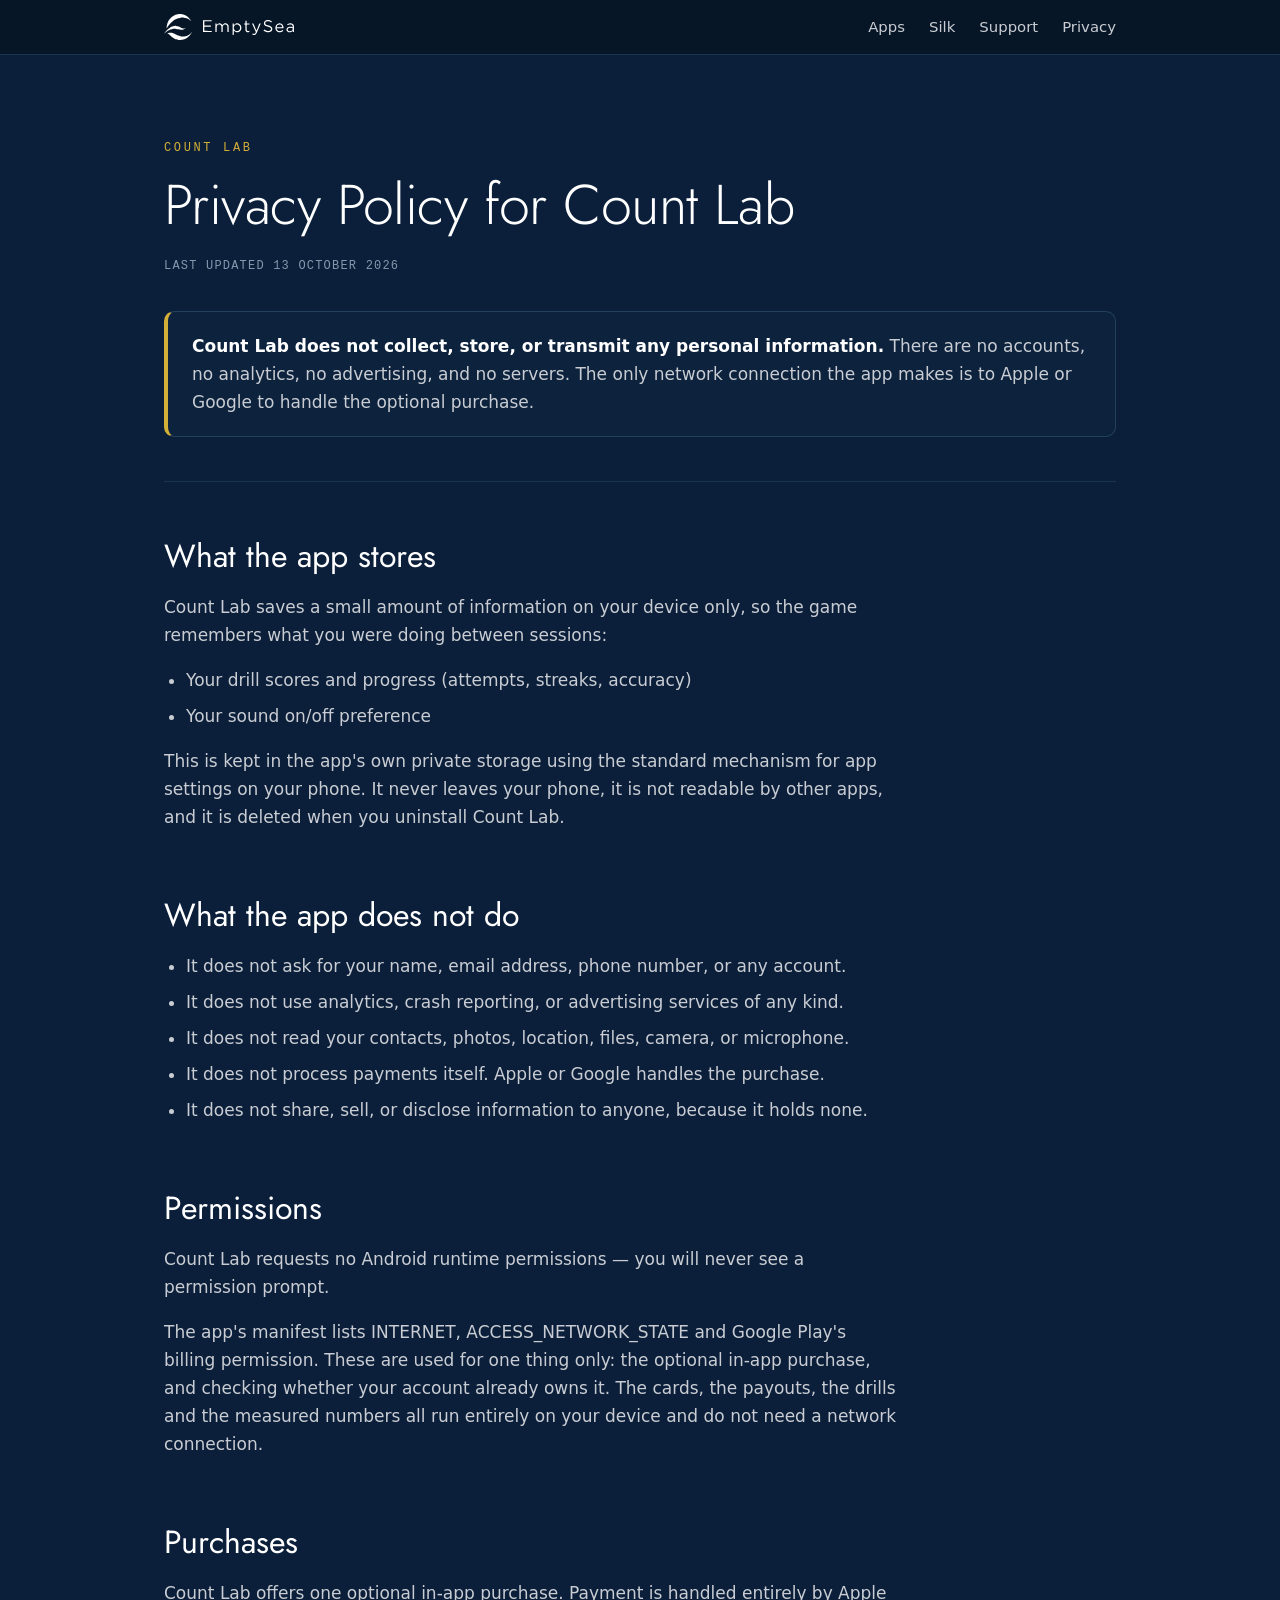
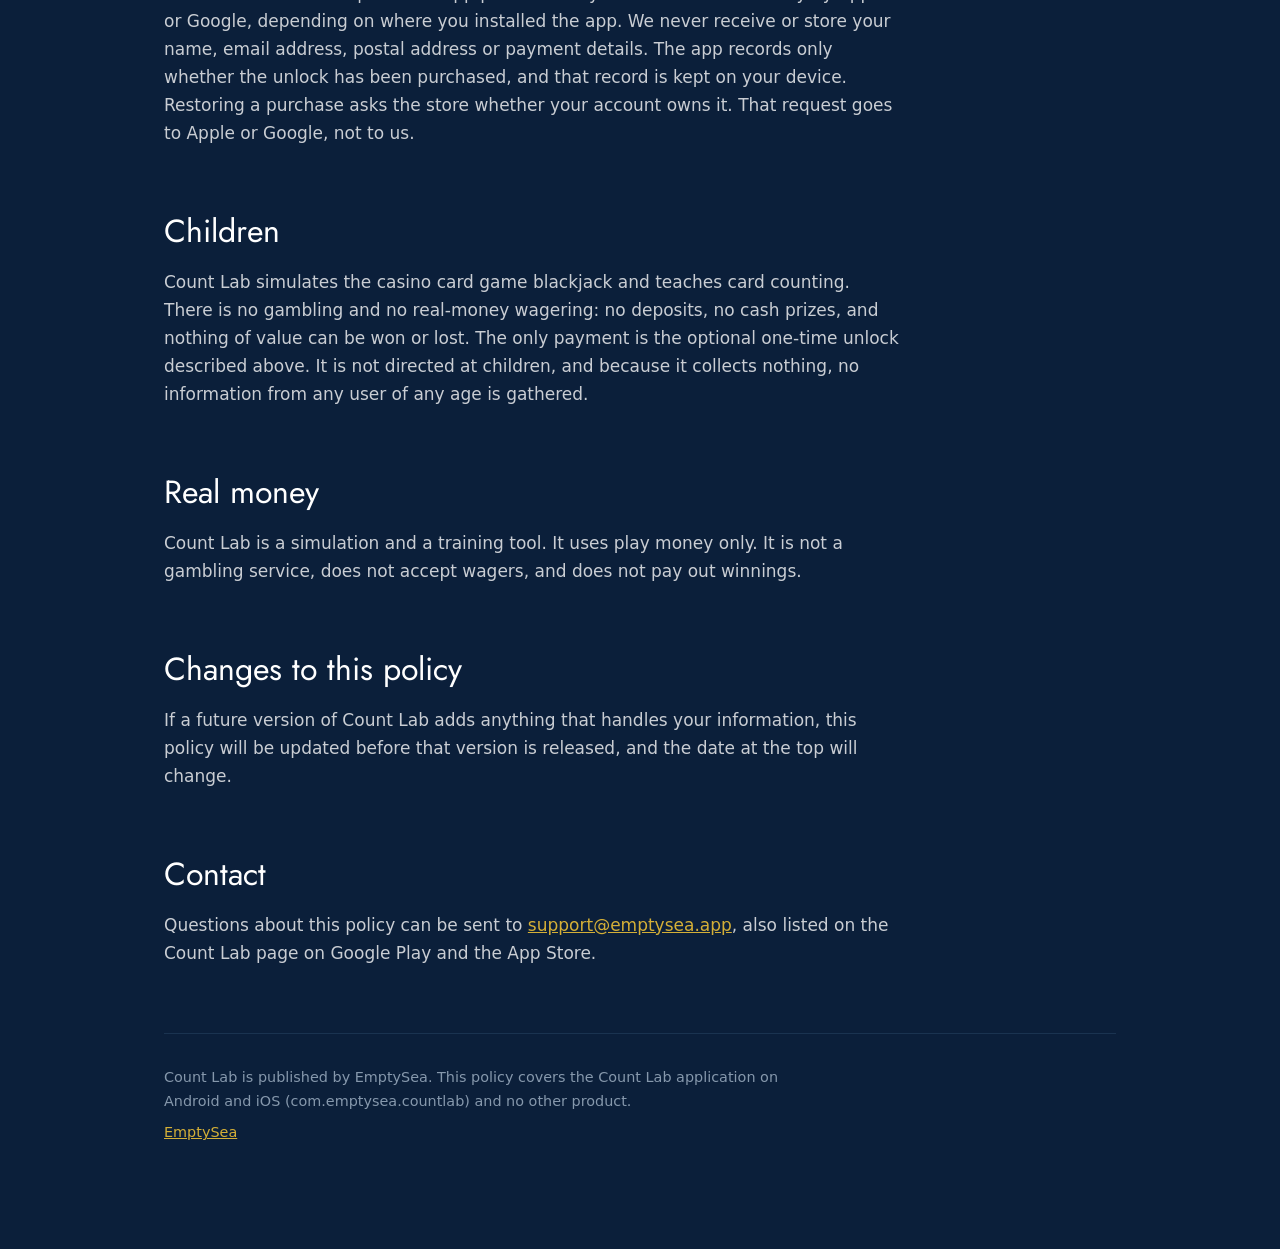
<file: count-lab/privacy.html>
<!doctype html>
<html lang="en">
<head>
<meta charset="utf-8">
<meta name="viewport" content="width=device-width, initial-scale=1">
<meta name="description" content="Privacy policy for Count Lab. The app collects, stores and transmits no personal information: no accounts, no analytics, no advertising, no servers.">
<meta name="color-scheme" content="dark">
<meta name="theme-color" content="#0B1F3A">
<meta property="og:title" content="Count Lab Privacy Policy">
<meta property="og:description" content="Count Lab collects nothing. No accounts, no analytics, no advertising, no servers.">
<meta property="og:type" content="article">
<link rel="icon" href="/favicon.svg" type="image/svg+xml">
<link rel="preconnect" href="https://fonts.googleapis.com">
<link rel="preconnect" href="https://fonts.gstatic.com" crossorigin>
<link rel="stylesheet" href="https://fonts.googleapis.com/css2?family=Jost:wght@300;400;500&display=swap">
<link rel="stylesheet" href="/site.css">
<title>Count Lab Privacy Policy</title>
</head>
<body>

<div class="sitebar">
  <div class="row">
    <a class="brand" href="/">
      <img class="mark" src="/assets/EmptySea_Mark_NoCircle_White.svg" alt="">
      <img class="word" src="/assets/EmptySea_Wordmark_White.svg" alt="EmptySea">
    </a>
    <nav>
      <a href="/#apps">Apps</a>
      <a href="/#silk">Silk</a>
      <a href="/#support">Support</a>
      <a href="/privacy">Privacy</a>
    </nav>
  </div>
</div>

<div class="wrap prose">

  <header class="top">
    <p class="eyebrow">Count Lab</p>
    <h1>Privacy Policy for Count Lab</h1>
    <p class="updated">Last updated 13 October 2026</p>

    <div class="notice">
      <p>
        <strong>Count Lab does not collect, store, or transmit any personal
        information.</strong> There are no accounts, no analytics, no
        advertising, and no servers. The only network connection the app makes
        is to Apple or Google to handle the optional purchase.
      </p>
    </div>
  </header>

  <section>
    <h2>What the app stores</h2>
    <p>
      Count Lab saves a small amount of information on your device only, so the
      game remembers what you were doing between sessions:
    </p>
    <ul>
      <li>Your drill scores and progress (attempts, streaks, accuracy)</li>
      <li>Your sound on/off preference</li>
    </ul>
    <p>
      This is kept in the app's own private storage using the standard mechanism
      for app settings on your phone. It never leaves your phone, it is not
      readable by other apps, and it is deleted when you uninstall Count Lab.
    </p>
  </section>

  <section>
    <h2>What the app does not do</h2>
    <ul>
      <li>It does not ask for your name, email address, phone number, or any account.</li>
      <li>It does not use analytics, crash reporting, or advertising services of any kind.</li>
      <li>It does not read your contacts, photos, location, files, camera, or microphone.</li>
      <li>It does not process payments itself. Apple or Google handles the purchase.</li>
      <li>It does not share, sell, or disclose information to anyone, because it holds none.</li>
    </ul>
  </section>

  <section>
    <h2>Permissions</h2>
    <p>
      Count Lab requests no Android runtime permissions — you will never see a
      permission prompt.
    </p>
    <p>
      The app's manifest lists INTERNET, ACCESS_NETWORK_STATE and Google Play's
      billing permission. These are used for one thing only: the optional
      in-app purchase, and checking whether your account already owns it. The
      cards, the payouts, the drills and the measured numbers all run entirely on your
      device and do not need a network connection.
    </p>
  </section>

  <section>
    <h2>Purchases</h2>
    <p>
      Count Lab offers one optional in-app purchase. Payment is handled entirely
      by Apple or Google, depending on where you installed the app. We never
      receive or store your name, email address, postal address or payment
      details. The app records only whether the unlock has been purchased, and
      that record is kept on your device. Restoring a purchase asks the store
      whether your account owns it. That request goes to Apple or Google, not to
      us.
    </p>
  </section>

  <section>
    <h2>Children</h2>
    <p>
      Count Lab simulates the casino card game blackjack and teaches card counting. There is no gambling and no
      real-money wagering: no deposits, no cash prizes, and nothing of value can
      be won or lost. The only payment is the optional one-time unlock described
      above. It is not directed at children, and because it collects nothing, no
      information from any user of any age is gathered.
    </p>
  </section>

  <section>
    <h2>Real money</h2>
    <p>
      Count Lab is a simulation and a training tool. It uses play money only.
      It is not a gambling service, does not accept wagers, and does not pay out
      winnings.
    </p>
  </section>

  <section>
    <h2>Changes to this policy</h2>
    <p>
      If a future version of Count Lab adds anything that handles your
      information, this policy will be updated before that version is released,
      and the date at the top will change.
    </p>
  </section>

  <section>
    <h2>Contact</h2>
    <p>
      Questions about this policy can be sent to
      <a href="mailto:support@emptysea.app">support@emptysea.app</a>, also
      listed on the Count Lab page on Google Play and the App Store.
    </p>
  </section>

  <footer class="foot">
    <p>
      Count Lab is published by EmptySea. This policy covers the Count Lab
      application on Android and iOS (com.emptysea.countlab) and no other product.
    </p>
    <p><a href="/">EmptySea</a></p>
  </footer>

</div>
</body>
</html>
</file>
<file: site.css>
/* ---------------------------------------------------------------------
   EmptySea — company site.

   This is the PARENT brand, and it commits to one visual world: the navy,
   silver and gold off the brand sheet. Deep water, which is what the mark
   is. The product sites underneath it keep their own colours — the Craps
   Lab guide at /craps-lab/ stays on its felt green — and the navy company
   bar runs across the top of both, so they read as one studio.

   Because it commits to a single world there is deliberately no light
   theme here: every colour is painted explicitly so the page holds on
   whatever ground the browser puts behind it.

   Brand values, from EmptySea_Vector_Logo_Files/README.txt and the brand
   sheet: navy #0B1F3A, silver #C9CDD3, gold #D4AF37. The vector artwork's
   own navy is #00142C — that is the ink of the logo files, not the ground.
   --------------------------------------------------------------------- */
:root {
  --navy:          #0B1F3A;
  --navy-deep:     #071627;
  --surface:       #11294552;
  --surface-solid: #12293F;
  --edge:          #23405E;
  --edge-soft:     #1A3350;

  --ink:           #EEF2F6;
  --ink-soft:      #C9CDD3;   /* brand silver */
  --ink-faint:     #8698AC;

  --gold:          #D4AF37;   /* brand gold */
  --gold-soft:     #E3C765;

  --radius:        10px;
  --shadow:        0 1px 2px rgba(0,0,0,.35), 0 14px 40px rgba(0,0,0,.30);

  /* The wordmark is a light geometric sans; Jost is the closest open face,
     so headings echo the logo instead of arguing with it. */
  --display: Jost, "Century Gothic", "Futura", "Segoe UI", system-ui, sans-serif;
  --body: "Segoe UI", Roboto, system-ui, -apple-system, "Helvetica Neue", sans-serif;
  --data: Consolas, "SF Mono", Menlo, ui-monospace, monospace;
}

* { box-sizing: border-box; }

body {
  margin: 0;
  background: var(--navy);
  color: var(--ink);
  font-family: var(--body);
  font-size: 17px;
  line-height: 1.65;
  -webkit-font-smoothing: antialiased;
}

.wrap { max-width: 1000px; margin: 0 auto; padding: 0 24px 96px; }

/* --- the company bar, shared with the product guide ------------------- */
.sitebar {
  background: var(--navy-deep);
  border-bottom: 1px solid var(--edge-soft);
}
.sitebar .row {
  max-width: 1000px;
  margin: 0 auto;
  padding: 14px 24px;
  display: flex;
  align-items: center;
  justify-content: space-between;
  gap: 20px;
  flex-wrap: wrap;
}
.sitebar .brand { display: flex; align-items: center; gap: 11px; text-decoration: none; }
.sitebar .brand img.mark { height: 26px; width: auto; display: block; }
.sitebar .brand img.word { height: 15px; width: auto; display: block; }
.sitebar nav { display: flex; gap: 24px; flex-wrap: wrap; }
.sitebar nav a {
  color: var(--ink-soft);
  text-decoration: none;
  font-size: .93rem;
}
.sitebar nav a:hover, .sitebar nav a:focus-visible { color: var(--gold); }

/* --- masthead --------------------------------------------------------- */
header.top {
  padding: 84px 0 44px;
  border-bottom: 1px solid var(--edge-soft);
  margin-bottom: 56px;
}
.lockup { display: flex; align-items: center; gap: 20px; margin: 0 0 34px; }
.lockup img.mark { height: 74px; width: auto; display: block; }
.lockup img.word { height: 34px; width: auto; display: block; }

.tagline {
  font-family: var(--data);
  font-size: 11.5px;
  letter-spacing: .3em;
  text-transform: uppercase;
  color: var(--gold);
  margin: 0 0 22px;
}
.eyebrow {
  font-family: var(--data);
  font-size: 12px;
  letter-spacing: .22em;
  text-transform: uppercase;
  color: var(--gold);
  margin: 0 0 16px;
}
h1 {
  font-family: var(--display);
  font-size: clamp(2.3rem, 5.4vw, 3.5rem);
  line-height: 1.08;
  font-weight: 300;
  margin: 0 0 22px;
  text-wrap: balance;
  letter-spacing: -.01em;
  color: #fff;
}
.standfirst { font-size: 1.18rem; color: var(--ink-soft); max-width: 60ch; margin: 0; }

/* --- sections --------------------------------------------------------- */
section { margin: 0 0 66px; scroll-margin-top: 24px; }
h2 {
  font-family: var(--display);
  font-size: clamp(1.5rem, 3.2vw, 2rem);
  font-weight: 400;
  line-height: 1.18;
  margin: 0 0 10px;
  text-wrap: balance;
  color: #fff;
}
h2 + .lede { margin: 0 0 30px; color: var(--ink-faint); max-width: 66ch; font-size: 1.04rem; }
h3 { font-family: var(--body); font-size: 1.05rem; font-weight: 650; margin: 0 0 6px; }
p { max-width: 68ch; color: var(--ink-soft); }
a { color: var(--gold); }
a:hover { color: var(--gold-soft); }

/* --- the disclosure that has to be impossible to miss ----------------- */
.notice {
  margin: 34px 0 0;
  padding: 20px 24px;
  background: var(--surface);
  border: 1px solid var(--edge);
  border-left: 4px solid var(--gold);
  border-radius: var(--radius);
}
.notice p { margin: 0; color: var(--ink-soft); max-width: none; }
.notice strong { color: #fff; font-weight: 600; }

/* --- app cards -------------------------------------------------------- */
.apps { display: grid; gap: 18px; }
.app {
  background: var(--surface);
  border: 1px solid var(--edge);
  border-radius: var(--radius);
  padding: 26px 28px;
}
.app .head { display: flex; align-items: baseline; gap: 14px; flex-wrap: wrap; margin: 0 0 12px; }
.app h3 {
  margin: 0;
  font-size: 1.32rem;
  font-family: var(--display);
  font-weight: 400;
  color: #fff;
  letter-spacing: .01em;
}
.status {
  font-family: var(--data);
  font-size: 10.5px;
  letter-spacing: .14em;
  text-transform: uppercase;
  padding: 4px 11px;
  border-radius: 999px;
  border: 1px solid var(--edge);
  color: var(--ink-faint);
  white-space: nowrap;
}
.status.live { color: var(--gold); border-color: rgba(212,175,55,.45); }
.app p { margin: 0 0 15px; }
.app .links { display: flex; gap: 20px; flex-wrap: wrap; font-size: .94rem; }

/* --- prose (privacy) -------------------------------------------------- */
.prose h2 { margin-top: 44px; }
.prose ul { max-width: 68ch; padding-left: 22px; color: var(--ink-soft); }
.prose li { margin: 0 0 8px; }
.updated {
  font-family: var(--data);
  font-size: 12px;
  letter-spacing: .1em;
  text-transform: uppercase;
  color: var(--ink-faint);
  margin: 0;
}

/* --- footer ----------------------------------------------------------- */
footer.foot {
  border-top: 1px solid var(--edge-soft);
  margin-top: 20px;
  padding: 32px 0 0;
  color: var(--ink-faint);
  font-size: .9rem;
}
footer.foot p { margin: 0 0 8px; max-width: 70ch; color: var(--ink-faint); }

:focus-visible { outline: 2px solid var(--gold); outline-offset: 3px; }
</file>
